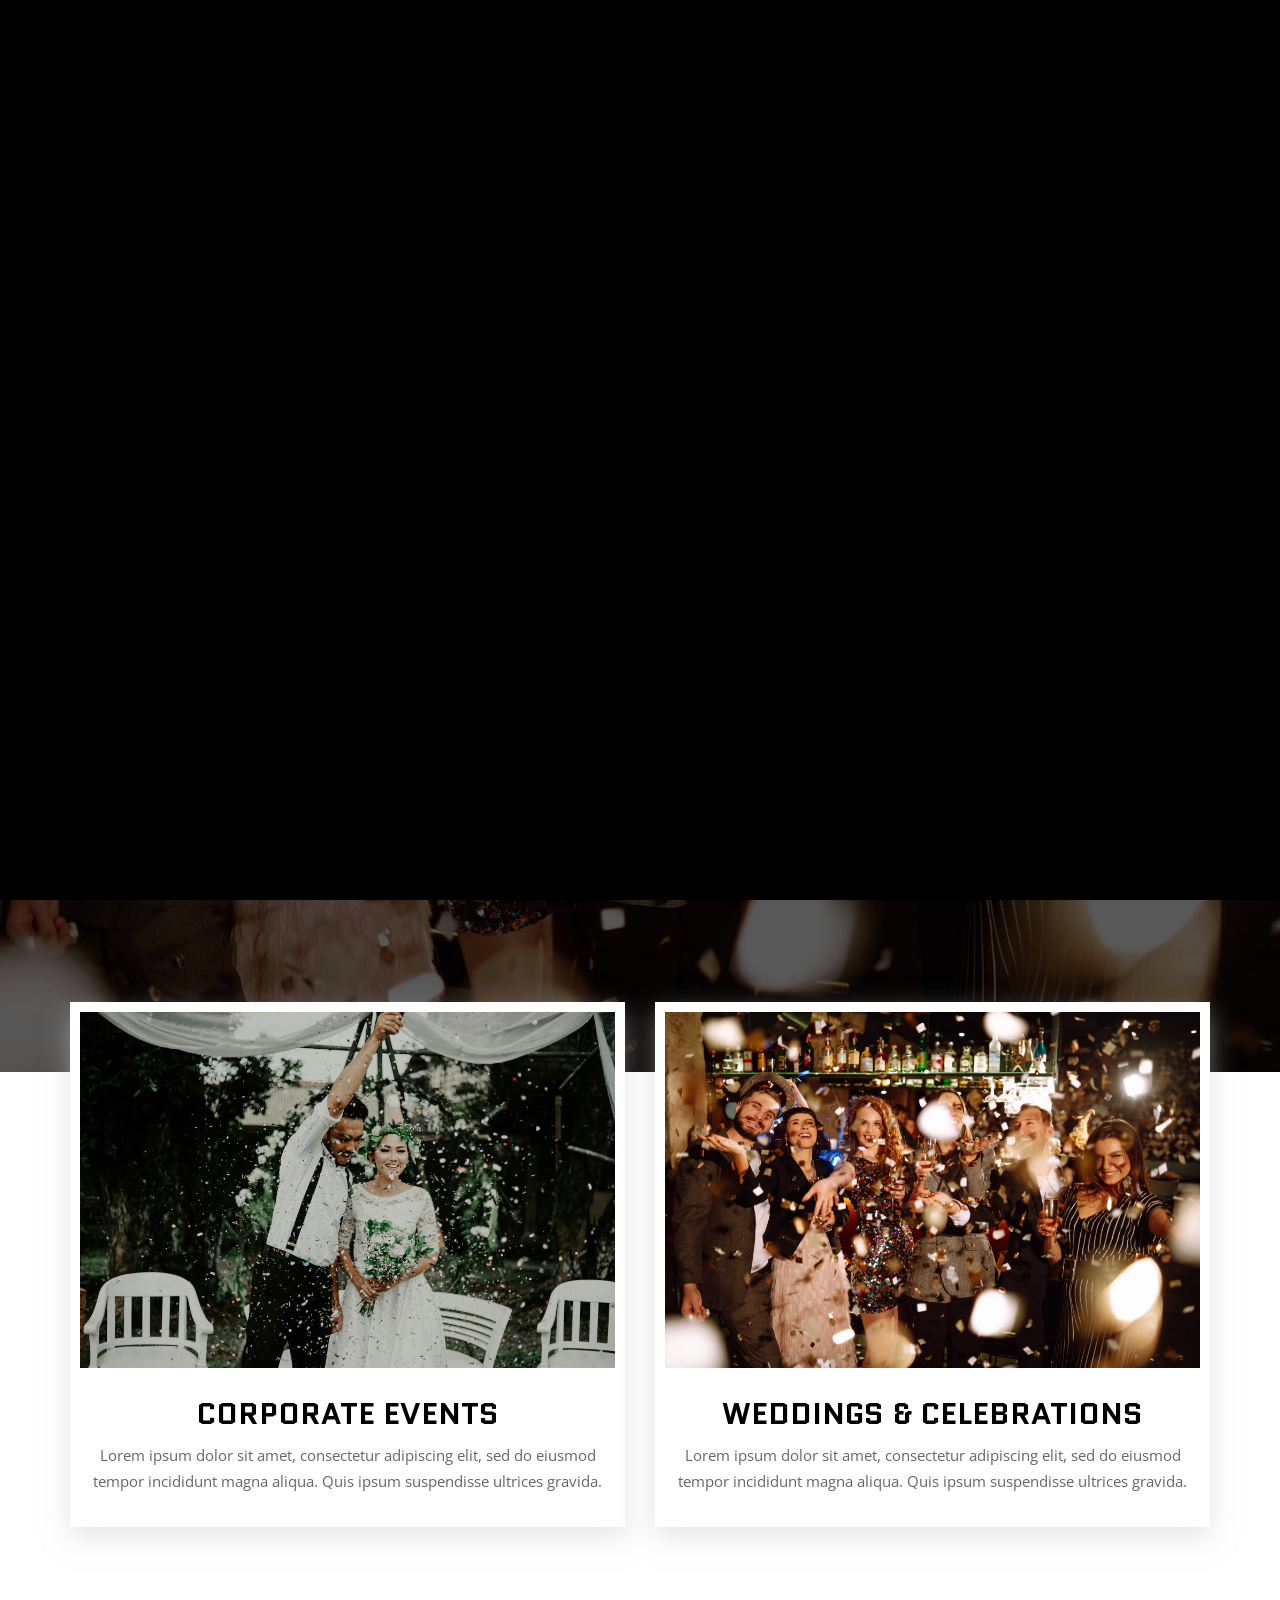
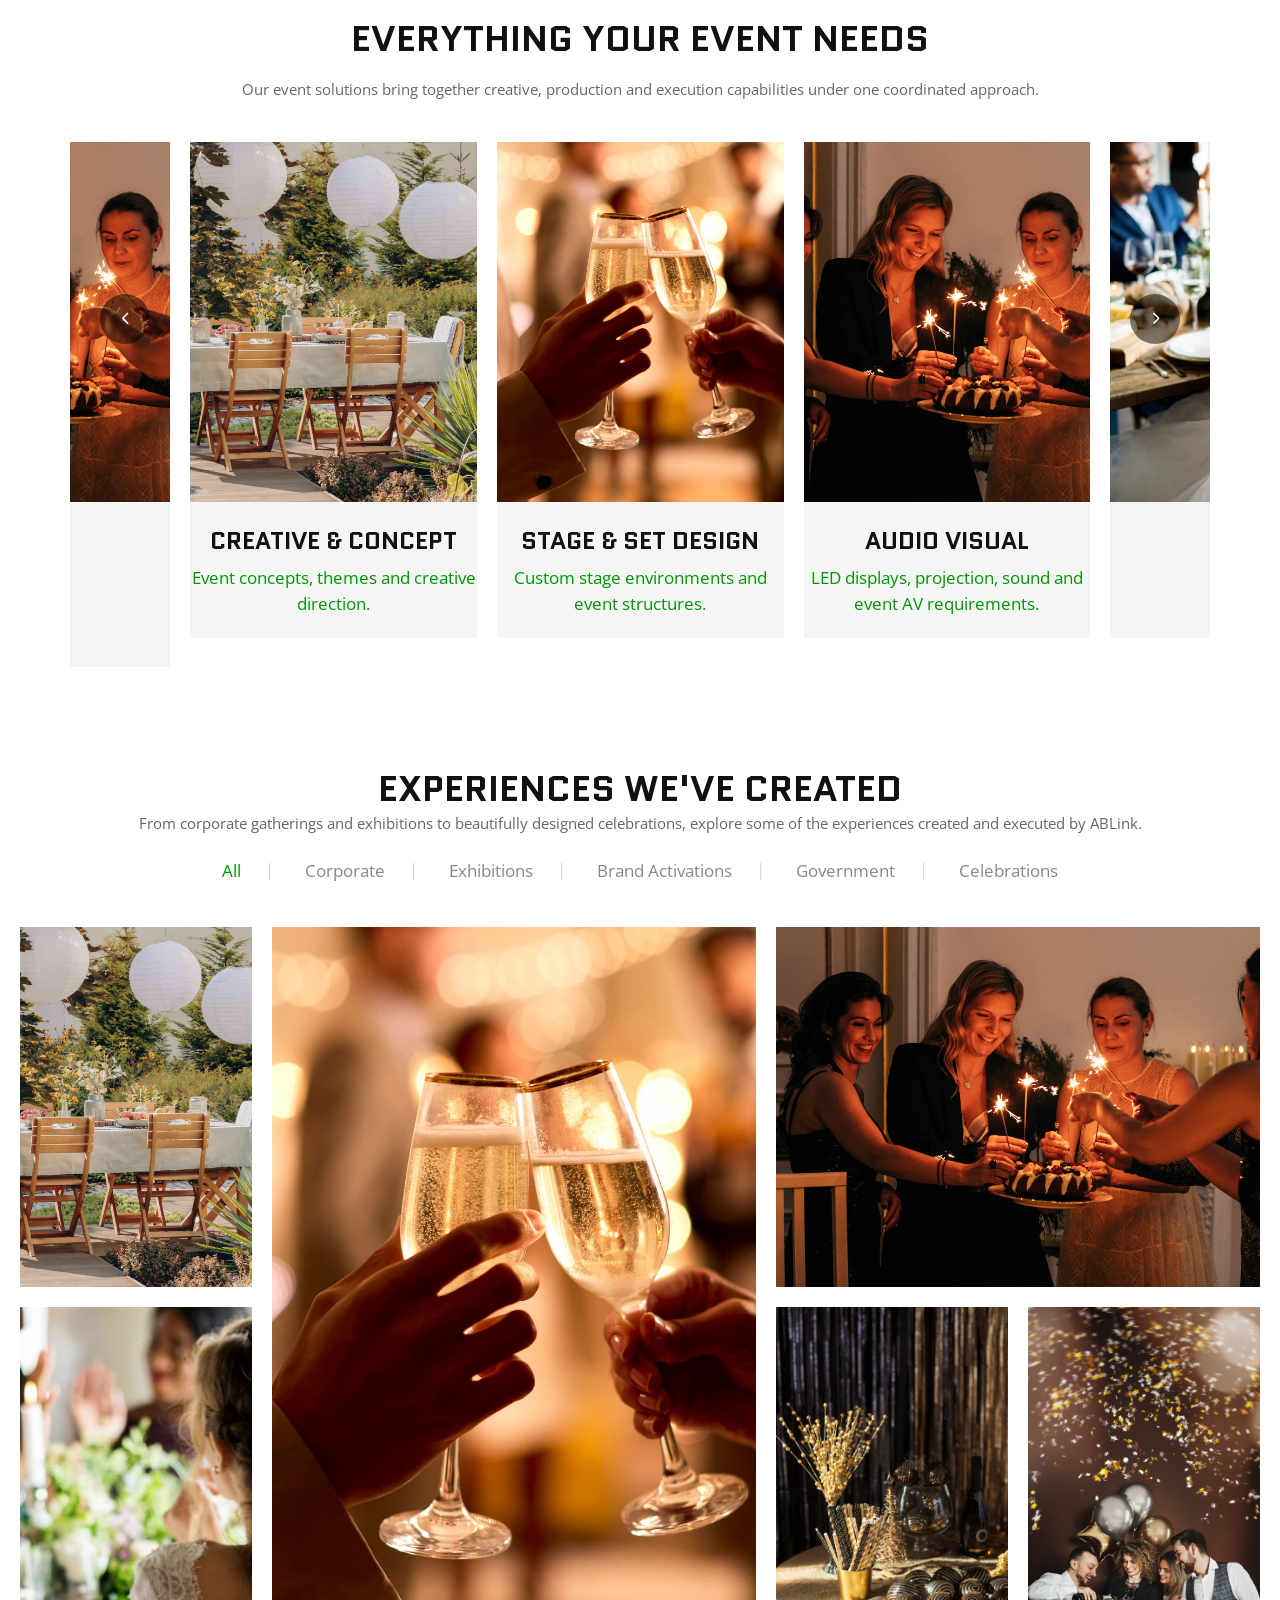
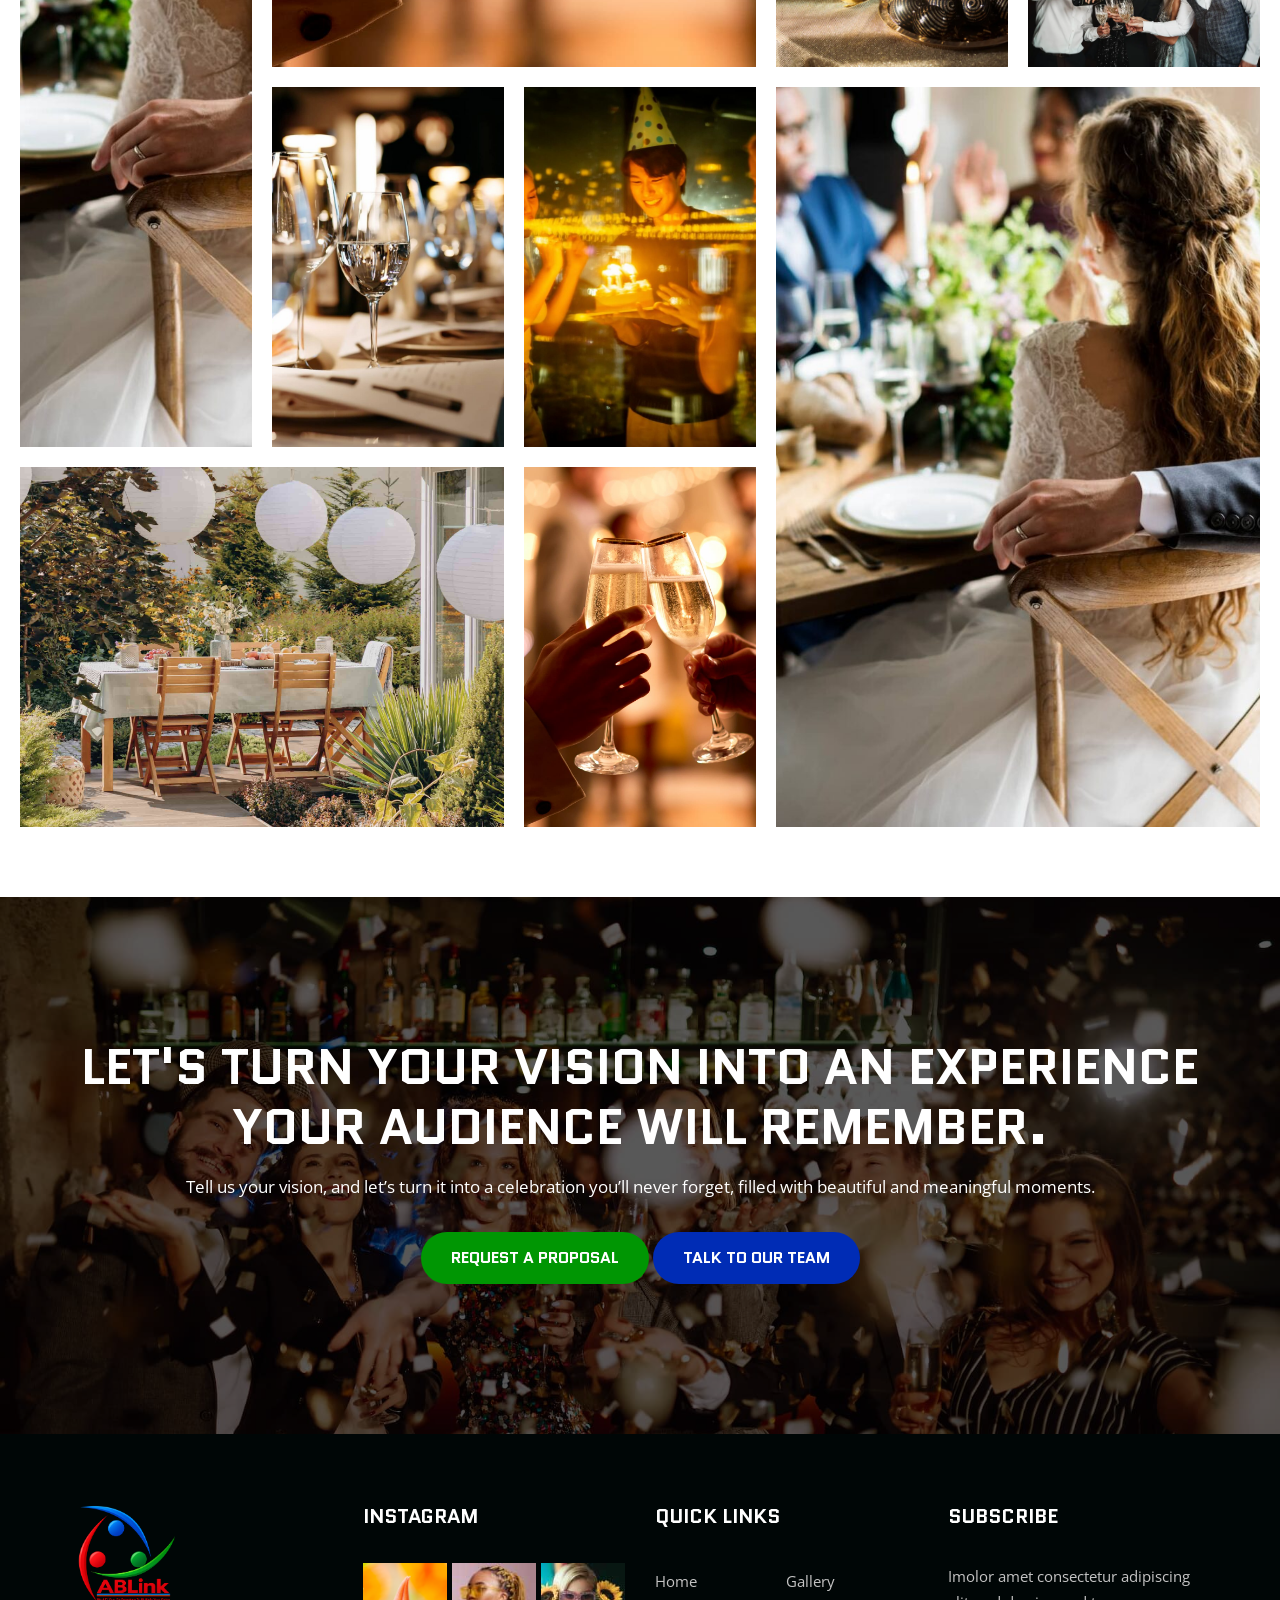
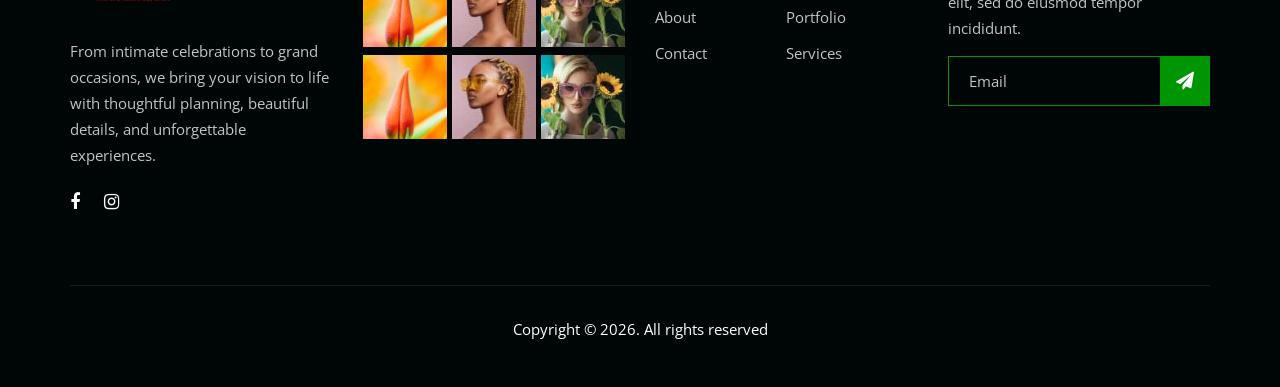
<file: index.html>
<!DOCTYPE html>
<html lang="zxx">

<meta http-equiv="content-type" content="text/html;charset=utf-8" />

<head>
    <meta charset="UTF-8">
    <meta name="viewport" content="width=device-width, initial-scale=1.0">
    <title>Home Page</title>
    <meta name="description" content="">
    <meta name="keywords" content="">
    <meta http-equiv="X-UA-Compatible" content="ie=edge">

    <!-- Google Font -->
    <link href="https://fonts.googleapis.com/css?family=Quantico:400,700&amp;display=swap" rel="stylesheet">
    <link href="https://fonts.googleapis.com/css?family=Open+Sans:400,600,700&amp;display=swap" rel="stylesheet">

    <!-- Css Styles -->
    <link rel="stylesheet" href="css/bootstrap.min.css" type="text/css">
    <link rel="stylesheet" href="css/font-awesome.min.css" type="text/css">
    <link rel="stylesheet" href="css/elegant-icons.css" type="text/css">
    <link rel="stylesheet" href="css/owl.carousel.min.css" type="text/css">
    <link rel="stylesheet" href="css/magnific-popup.css" type="text/css">
    <link rel="stylesheet" href="css/slicknav.min.css" type="text/css">
    <link rel="stylesheet" href="css/style.css" type="text/css">

    <script src="https://ajax.googleapis.com/ajax/libs/jquery/3.5.0/jquery.min.js"></script>
    <script>$(function () { $("#header").load("header.html"); $("#footer").load("footer.html"); });</script>
</head>

<body>
    <!-- Page Preloder -->
    <div id="preloder">
        <div class="loader"></div>
    </div>

    <div id="header"></div>

    <!-- Hero Section Begin -->
    <section class="hero-section">
        <div class="hs-slider owl-carousel">
            <div class="hs-item set-bg" data-setbg="img/banner-1.jpg">
                <div class="container">
                    <div class="row">
                        <div class="col-lg-12">
                            <div class="hs-text">
                                <h2>Creating Experiences That Matter</h2>
                                <p>From corporate events and exhibitions to weddings and celebrations, <br />ABLink
                                    brings together creative thinking, meticulous planning and professional execution to
                                    create memorable experiences.</p>
                                <a href="/contact.html" class="primary-btn">Request a proposal</a>
                            </div>
                        </div>
                    </div>
                </div>
            </div>
            <div class="hs-item set-bg" data-setbg="img/banner-2.jpg">
                <div class="container">
                    <div class="row">
                        <div class="col-lg-12">
                            <div class="hs-text">
                                <h2>Creating Experiences That Matter</h2>
                                <p>From corporate events and exhibitions to weddings and celebrations, <br />ABLink
                                    brings together creative thinking, meticulous planning and professional execution to
                                    create memorable experiences.</p>
                                <a href="/contact.html" class="primary-btn">Contact us</a>
                            </div>
                        </div>
                    </div>
                </div>
            </div>
        </div>
    </section>
    <!-- Hero Section End -->

    <!-- Services Section Begin -->
    <section class="services-section spad">
        <div class="container">
            <div class="row">
                <div class="col-lg-6 col-md-6 col-sm-6">
                    <div class="services-item">
                        <img src="./img/banner-2.jpg" alt="">
                        <h3><a href="#" style="color: black;">Corporate Events</a></h3>
                        <p>Lorem ipsum dolor sit amet, consectetur adipiscing elit, sed do eiusmod tempor incididunt
                            magna aliqua. Quis ipsum suspendisse ultrices gravida.</p>
                    </div>
                </div>
                <div class="col-lg-6 col-md-6 col-sm-6">
                    <div class="services-item">
                        <img src="./img/banner-1.jpg" alt="">
                        <h3><a href="#" style="color: black;">Weddings & Celebrations</a></h3>
                        <p>Lorem ipsum dolor sit amet, consectetur adipiscing elit, sed do eiusmod tempor incididunt
                            magna aliqua. Quis ipsum suspendisse ultrices gravida.</p>
                    </div>
                </div>
            </div>
        </div>
    </section>
    <!-- Services Section End -->

    <!-- Categories Section Begin -->
    <section class="categories-section">
        <div class="container">
            <div class="row">
                <div class="col-lg-12 col-md-12 text-center">
                    <div class="section-title">
                        <h2>Everything Your Event Needs</h2>
                        <p>Our event solutions bring together creative, production and execution capabilities under one
                            coordinated approach.</p>
                    </div>
                </div>
            </div>
            <div class="categories-slider owl-carousel">
                <div class="cs-item">
                    <div class="cs-pic set-bg" data-setbg="./img/port-1.jpg"></div>
                    <div class="cs-text">
                        <h4>Creative & Concept</h4>
                        <span>Event concepts, themes and creative direction.</span>
                    </div>
                </div>
                <div class="cs-item">
                    <div class="cs-pic set-bg" data-setbg="./img/port-2.jpg"></div>
                    <div class="cs-text">
                        <h4>Stage & Set Design</h4>
                        <span>Custom stage environments and event structures.</span>
                    </div>
                </div>
                <div class="cs-item">
                    <div class="cs-pic set-bg" data-setbg="./img/port-3.jpg"></div>
                    <div class="cs-text">
                        <h4>Audio Visual</h4>
                        <span>LED displays, projection, sound and event AV requirements.</span>
                    </div>
                </div>
                <div class="cs-item">
                    <div class="cs-pic set-bg" data-setbg="./img/port-4.jpg"></div>
                    <div class="cs-text">
                        <h4>Lighting</h4>
                        <span>Architectural, stage and event lighting solutions.</span>
                    </div>
                </div>
                <div class="cs-item">
                    <div class="cs-pic set-bg" data-setbg="./img/port-5.jpg"></div>
                    <div class="cs-text">
                        <h4>Branding & Fabrication</h4>
                        <span>Backdrops, signage, structures, displays and customized branding.</span>
                    </div>
                </div>
                <div class="cs-item">
                    <div class="cs-pic set-bg" data-setbg="./img/port-6.jpg"></div>
                    <div class="cs-text">
                        <h4>Décor</h4>
                        <span>Theme-based décor, floral elements, furniture and event environments.</span>
                    </div>
                </div>
                <div class="cs-item">
                    <div class="cs-pic set-bg" data-setbg="./img/port-1.jpg"></div>
                    <div class="cs-text">
                        <h4>Logistics & Coordination</h4>
                        <span>On-ground coordination, movement, setup and operational support.</span>
                    </div>
                </div>
                <div class="cs-item">
                    <div class="cs-pic set-bg" data-setbg="./img/port-2.jpg"></div>
                    <div class="cs-text">
                        <h4>Entertainment</h4>
                        <span>Anchors, artists, performers and entertainment experiences.</span>
                    </div>
                </div>
                <div class="cs-item">
                    <div class="cs-pic set-bg" data-setbg="./img/port-3.jpg"></div>
                    <div class="cs-text">
                        <h4>Photography & Videography</h4>
                        <span>Professional event documentation and visual coverage.</span>
                    </div>
                </div>
            </div>
        </div>
    </section>
    <!-- Categories Section End -->

    <!-- Portfolio Section Begin -->
    <section class="portfolio-section spad">
        <div class="container">
            <div class="row">
                <div class="col-lg-12">
                    <div class="section-title">
                        <h2>Experiences We've Created</h2>
                        <p>From corporate gatherings and exhibitions to beautifully designed celebrations, explore some
                            of the experiences created and executed by ABLink.</p>
                    </div>
                    <div class="filter-controls">
                        <ul>
                            <li class="active" data-filter="*">All</li>
                            <li data-filter=".corporate">Corporate</li>
                            <li data-filter=".exhibitions">Exhibitions</li>
                            <li data-filter=".brand_activations">Brand Activations</li>
                            <li data-filter=".government">Government</li>
                            <li data-filter=".celebrations">Celebrations</li>
                        </ul>
                    </div>
                </div>
            </div>
        </div>

        <div class="container-fluid">
            <div class="row">
                <div class="col-lg-12 p-0">
                    <div class="portfolio-filter">
                        <div class="pf-item set-bg corporate" data-setbg="./img/port-1.jpg">
                            <a href="./img/port-1.jpg" class="pf-icon image-popup"><span class="icon_plus"></span></a>
                            <div class="pf-text">
                                <h4>COLORS SPEAK</h4>
                                <span>Fashion</span>
                            </div>
                        </div>
                        <div class="pf-item large-width large-height set-bg exhibitions" data-setbg="./img/port-2.jpg">
                            <a href="./img/port-2.jpg" class="pf-icon image-popup"><span class="icon_plus"></span></a>
                            <div class="pf-text">
                                <h4>COLORS SPEAK</h4>
                                <span>Fashion</span>
                            </div>
                        </div>
                        <div class="pf-item large-width set-bg brand_activations" data-setbg="./img/port-3.jpg">
                            <a href="./img/port-3.jpg" class="pf-icon image-popup"><span class="icon_plus"></span></a>
                            <div class="pf-text">
                                <h4>COLORS SPEAK</h4>
                                <span>Fashion</span>
                            </div>
                        </div>
                        <div class="pf-item large-height set-bg government" data-setbg="./img/port-4.jpg">
                            <a href="./img/port-4.jpg" class="pf-icon image-popup"><span class="icon_plus"></span></a>
                            <div class="pf-text">
                                <h4>COLORS SPEAK</h4>
                                <span>Fashion</span>
                            </div>
                        </div>
                        <div class="pf-item set-bg exhibitions" data-setbg="./img/port-5.jpg">
                            <a href="./img/port-5.jpg" class="pf-icon image-popup"><span class="icon_plus"></span></a>
                            <div class="pf-text">
                                <h4>COLORS SPEAK</h4>
                                <span>Fashion</span>
                            </div>
                        </div>
                        <div class="pf-item set-bg brand_activations" data-setbg="./img/port-6.jpg">
                            <a href="./img/port-6.jpg" class="pf-icon image-popup"><span class="icon_plus"></span></a>
                            <div class="pf-text">
                                <h4>COLORS SPEAK</h4>
                                <span>Fashion</span>
                            </div>
                        </div>
                        <div class="pf-item set-bg celebrations" data-setbg="./img/port-7.webp">
                            <a href="./img/port-7.webp" class="pf-icon image-popup"><span class="icon_plus"></span></a>
                            <div class="pf-text">
                                <h4>COLORS SPEAK</h4>
                                <span>Fashion</span>
                            </div>
                        </div>
                        <div class="pf-item set-bg corporate" data-setbg="./img/port-8.webp">
                            <a href="./img/port-8.webp" class="pf-icon image-popup"><span class="icon_plus"></span></a>
                            <div class="pf-text">
                                <h4>COLORS SPEAK</h4>
                                <span>Fashion</span>
                            </div>
                        </div>
                        <div class="pf-item large-width set-bg celebrations" data-setbg="./img/port-1.jpg">
                            <a href="./img/port-1.jpg" class="pf-icon image-popup"><span class="icon_plus"></span></a>
                            <div class="pf-text">
                                <h4>COLORS SPEAK</h4>
                                <span>Fashion</span>
                            </div>
                        </div>
                        <div class="pf-item set-bg corporate" data-setbg="./img/port-2.jpg">
                            <a href="./img/port-2.jpg" class="pf-icon image-popup"><span class="icon_plus"></span></a>
                            <div class="pf-text">
                                <h4>COLORS SPEAK</h4>
                                <span>Fashion</span>
                            </div>
                        </div>
                        <div class="pf-item large-width large-height set-bg government" data-setbg="./img/port-4.jpg">
                            <a href="./img/port-4.jpg" class="pf-icon image-popup"><span class="icon_plus"></span></a>
                            <div class="pf-text">
                                <h4>COLORS SPEAK</h4>
                                <span>Fashion</span>
                            </div>
                        </div>
                    </div>
                </div>
            </div>
        </div>
    </section>
    <!-- Portfolio Section End -->

    <!-- Cta Section Begin -->
    <section class="cta-section spad set-bg" data-setbg="./img/banner-1.jpg">
        <div class="container">
            <div class="row">
                <div class="col-lg-12">
                    <div class="cta-text">
                        <h2>Let's turn your vision into an experience your audience will remember.</h2>
                        <p>Tell us your vision, and let’s turn it into a celebration you’ll never forget, filled with beautiful and meaningful
                        moments.</p>
                        <a href="#" class="primary-btn">Request a Proposal</a>
                        <a href="#" class="secondary-btn">Talk to Our Team</a>
                    </div>
                </div>
            </div>
        </div>
    </section>
    <!-- Cta Section End -->

    <!-- Footer -->
    <div id="footer"></div>

</body>

</html>
</file>
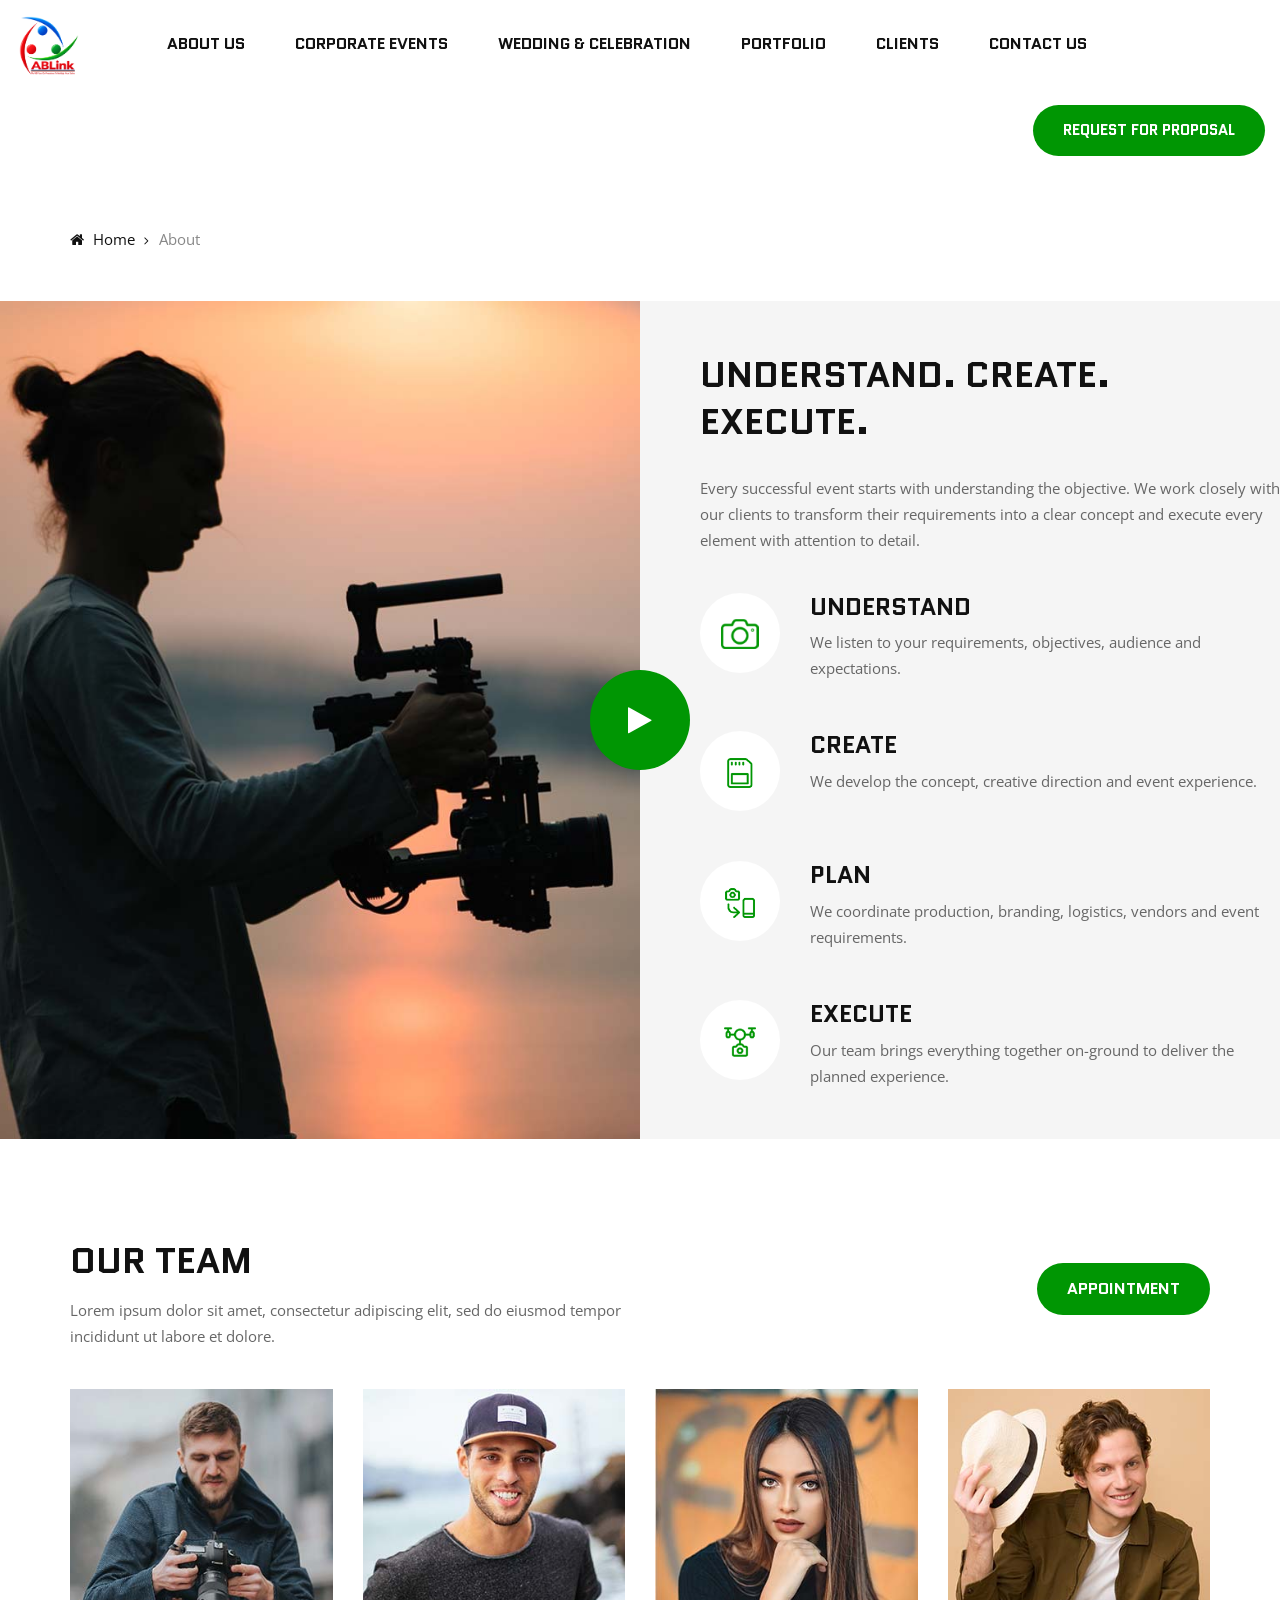
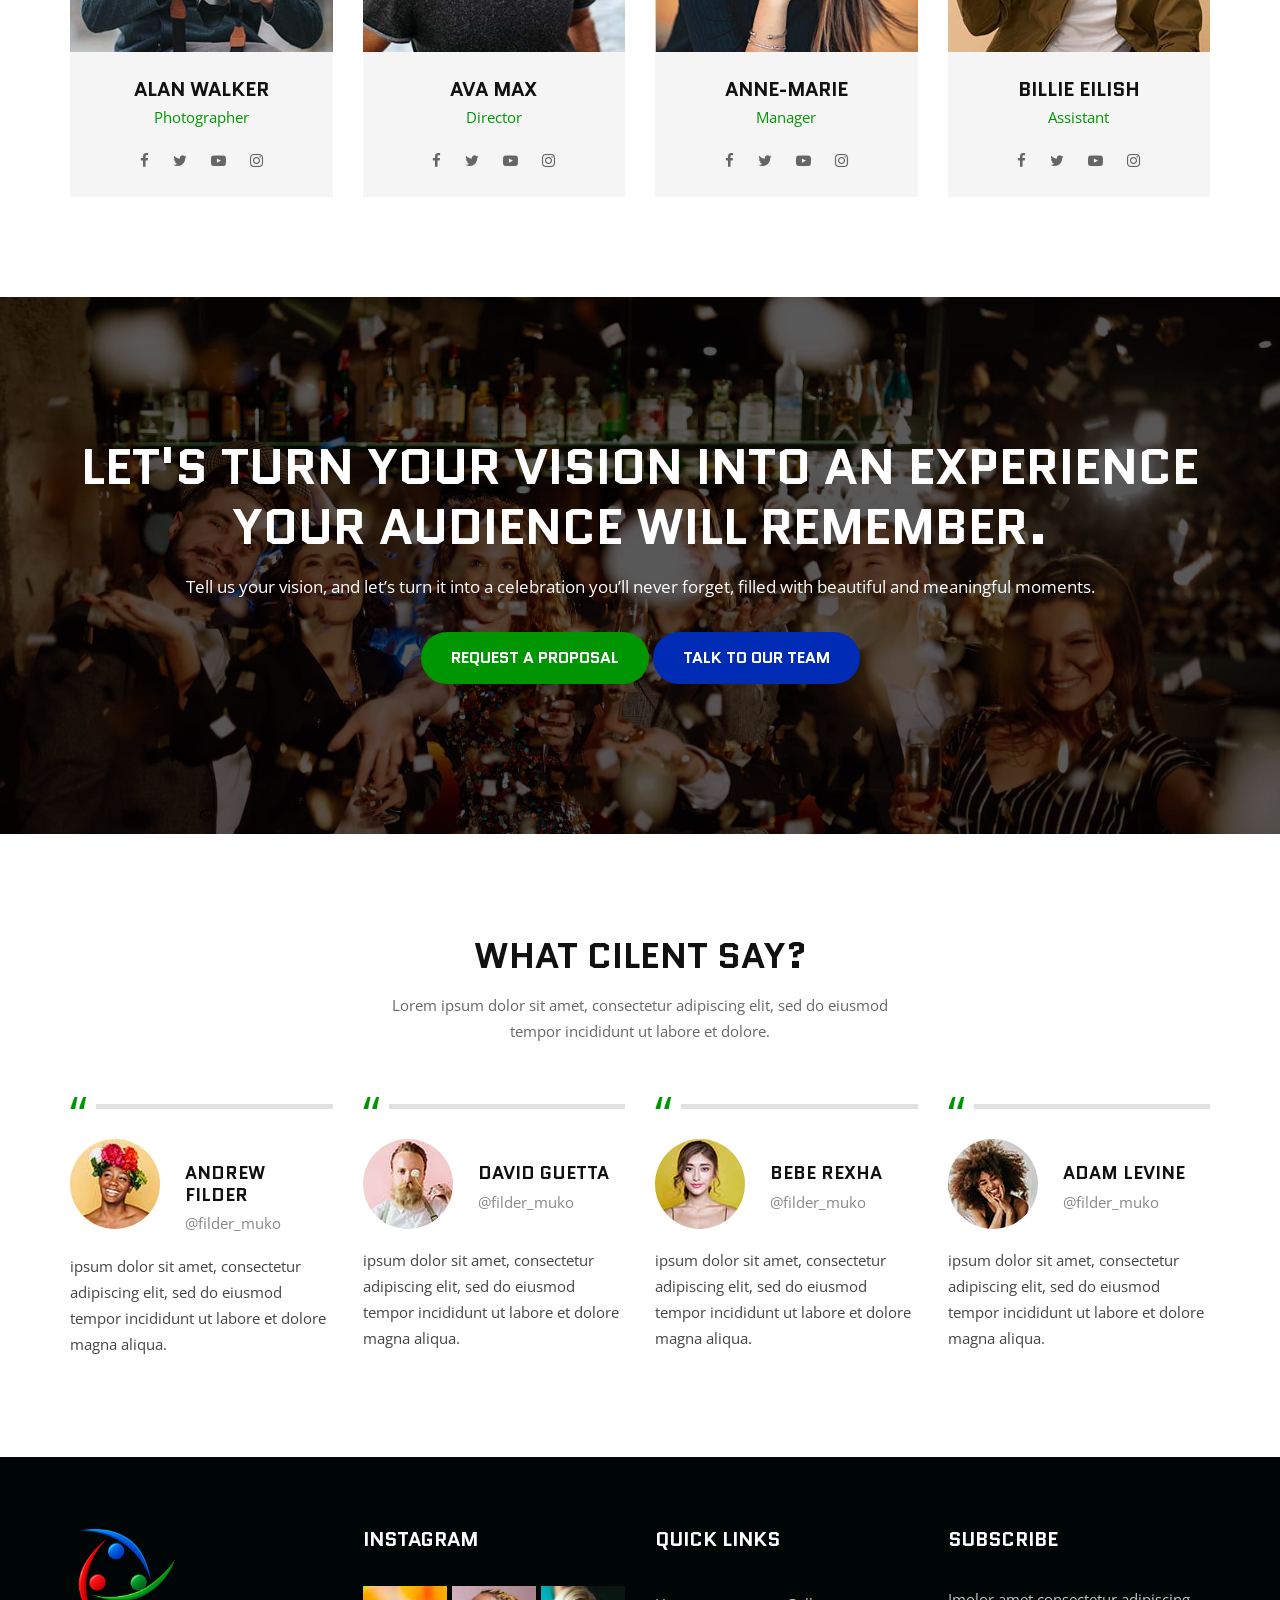
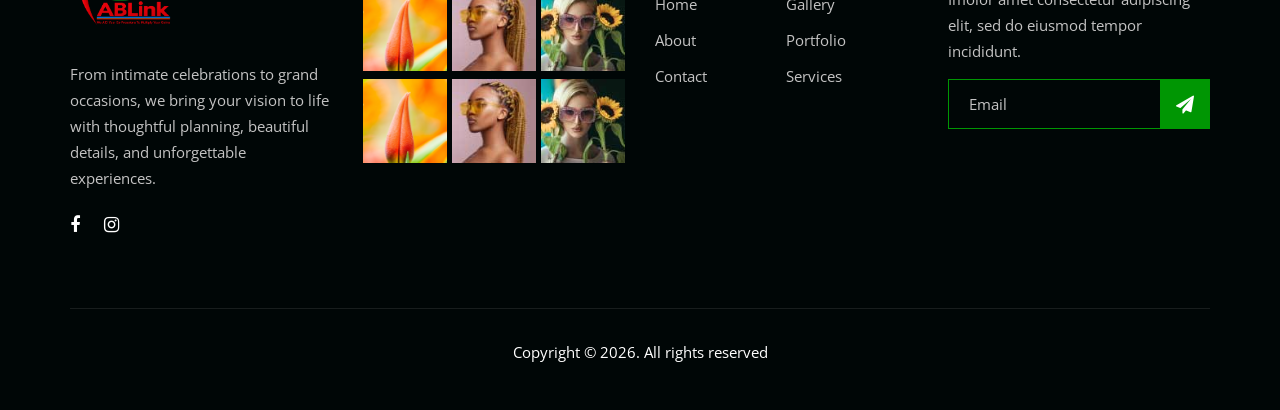
<file: about.html>
<!DOCTYPE html>
<html lang="zxx">

<meta http-equiv="content-type" content="text/html;charset=utf-8" />

<head>
    <meta charset="UTF-8">
    <meta name="viewport" content="width=device-width, initial-scale=1.0">
    <title>About Us</title>
    <meta name="description" content="">
    <meta name="keywords" content="">
    <meta http-equiv="X-UA-Compatible" content="ie=edge">

    <!-- Google Font -->
    <link href="https://fonts.googleapis.com/css?family=Quantico:400,700&amp;display=swap" rel="stylesheet">
    <link href="https://fonts.googleapis.com/css?family=Open+Sans:400,600,700&amp;display=swap" rel="stylesheet">

    <!-- Css Styles -->
    <link rel="stylesheet" href="css/bootstrap.min.css" type="text/css">
    <link rel="stylesheet" href="css/font-awesome.min.css" type="text/css">
    <link rel="stylesheet" href="css/elegant-icons.css" type="text/css">
    <link rel="stylesheet" href="css/owl.carousel.min.css" type="text/css">
    <link rel="stylesheet" href="css/magnific-popup.css" type="text/css">
    <link rel="stylesheet" href="css/slicknav.min.css" type="text/css">
    <link rel="stylesheet" href="css/style.css" type="text/css">

    <script src="https://ajax.googleapis.com/ajax/libs/jquery/3.5.0/jquery.min.js"></script>
    <script>$(function () { $("#header").load("header.html"); $("#footer").load("footer.html"); });</script>
</head>

<body>
    <!-- Page Preloder -->
    <div id="preloder">
        <div class="loader"></div>
    </div>

    <div id="header"></div>

    <!-- Breadcrumb Begin -->
    <div class="breadcrumb-option spad">
        <div class="container">
            <div class="row">
                <div class="col-lg-12">
                    <div class="bo-links">
                        <a href="/">
                            <i class="fa fa-home"></i>
                            Home</a>
                        <span>About</span>
                    </div>
                </div>
            </div>
        </div>
    </div>
    <!-- Breadcrumb End -->

    <!-- About Section Begin -->
    <section class="about-section">
        <div class="container-fluid">
            <div class="row">
                <div class="col-lg-6 p-0">
                    <div class="about-pic set-bg" data-setbg="img/about/about-pic.jpg">
                        <a href="https://www.youtube.com/watch?v=hxADTEJalRw&amp;list=WL&amp;index=49&amp;t=0s"
                            class="play-btn video-popup"><i class="fa fa-play"></i></a>
                    </div>
                </div>
                <div class="col-lg-6 p-0">
                    <div class="about-text">
                        <div class="section-title">
                            <h2>Understand. Create. Execute.</h2>
                            <p>Every successful event starts with understanding the objective. We work closely with our clients to transform their
                            requirements into a clear concept and execute every element with attention to detail.
                            </p>
                        </div>
                        <div class="at-list">
                            <div class="al-item">
                                <div class="al-pic">
                                    <img src="img/about/list-1.png" height="30px" alt="Understand">
                                </div>
                                <div class="al-text">
                                    <h5>Understand</h5>
                                    <p>We listen to your requirements, objectives, audience and expectations.</p>
                                </div>
                            </div>
                            <div class="al-item">
                                <div class="al-pic">
                                    <img src="img/about/list-2.png" height="30px" alt="Create">
                                </div>
                                <div class="al-text">
                                    <h5>Create</h5>
                                    <p>We develop the concept, creative direction and event experience.</p>
                                </div>
                            </div>
                            <div class="al-item">
                                <div class="al-pic">
                                    <img src="img/about/list-3.png" height="30px" alt="Plan">
                                </div>
                                <div class="al-text">
                                    <h5>Plan</h5>
                                    <p>We coordinate production, branding, logistics, vendors and event requirements.</p>
                                </div>
                            </div>
                            <div class="al-item">
                                <div class="al-pic">
                                    <img src="img/about/list-4.png" height="30px" alt="Execute">
                                </div>
                                <div class="al-text">
                                    <h5>Execute</h5>
                                    <p>Our team brings everything together on-ground to deliver the planned experience.</p>
                                </div>
                            </div>
                        </div>
                    </div>
                </div>
            </div>
        </div>
    </section>
    <!-- About Section End -->

    <!-- Team Section Begin -->
    <section class="team-section spad">
        <div class="container">
            <div class="row">
                <div class="col-lg-6 col-md-6">
                    <div class="section-title">
                        <h2>Our team</h2>
                        <p>Lorem ipsum dolor sit amet, consectetur adipiscing elit, sed do eiusmod tempor incididunt ut
                            labore et dolore.</p>
                    </div>
                </div>
                <div class="col-lg-6 col-md-6">
                    <div class="right-btn">
                        <a href="#" class="primary-btn">Appointment</a>
                    </div>
                </div>
            </div>
            <div class="row">
                <div class="col-lg-3 col-md-6 col-sm-6">
                    <div class="team-item">
                        <img src="img/team/team-1.jpg" alt="">
                        <div class="ti-text">
                            <h5>Alan walker</h5>
                            <span>Photographer</span>
                            <div class="ti-social">
                                <a href="#"><i class="fa fa-facebook"></i></a>
                                <a href="#"><i class="fa fa-twitter"></i></a>
                                <a href="#"><i class="fa fa-youtube-play"></i></a>
                                <a href="#"><i class="fa fa-instagram"></i></a>
                            </div>
                        </div>
                    </div>
                </div>
                <div class="col-lg-3 col-md-6 col-sm-6">
                    <div class="team-item">
                        <img src="img/team/team-2.jpg" alt="">
                        <div class="ti-text">
                            <h5>Ava Max</h5>
                            <span>Director</span>
                            <div class="ti-social">
                                <a href="#"><i class="fa fa-facebook"></i></a>
                                <a href="#"><i class="fa fa-twitter"></i></a>
                                <a href="#"><i class="fa fa-youtube-play"></i></a>
                                <a href="#"><i class="fa fa-instagram"></i></a>
                            </div>
                        </div>
                    </div>
                </div>
                <div class="col-lg-3 col-md-6 col-sm-6">
                    <div class="team-item">
                        <img src="img/team/team-3.jpg" alt="">
                        <div class="ti-text">
                            <h5>Anne-Marie</h5>
                            <span>Manager</span>
                            <div class="ti-social">
                                <a href="#"><i class="fa fa-facebook"></i></a>
                                <a href="#"><i class="fa fa-twitter"></i></a>
                                <a href="#"><i class="fa fa-youtube-play"></i></a>
                                <a href="#"><i class="fa fa-instagram"></i></a>
                            </div>
                        </div>
                    </div>
                </div>
                <div class="col-lg-3 col-md-6 col-sm-6">
                    <div class="team-item">
                        <img src="img/team/team-4.jpg" alt="">
                        <div class="ti-text">
                            <h5>Billie Eilish</h5>
                            <span>Assistant</span>
                            <div class="ti-social">
                                <a href="#"><i class="fa fa-facebook"></i></a>
                                <a href="#"><i class="fa fa-twitter"></i></a>
                                <a href="#"><i class="fa fa-youtube-play"></i></a>
                                <a href="#"><i class="fa fa-instagram"></i></a>
                            </div>
                        </div>
                    </div>
                </div>
            </div>
        </div>
    </section>
    <!-- Team Section End -->

    <!-- Cta Section Begin -->
    <section class="cta-section spad set-bg" data-setbg="./img/banner-1.jpg">
        <div class="container">
            <div class="row">
                <div class="col-lg-12">
                    <div class="cta-text">
                        <h2>Let's turn your vision into an experience your audience will remember.</h2>
                        <p>Tell us your vision, and let’s turn it into a celebration you’ll never forget, filled with
                            beautiful and meaningful
                            moments.</p>
                        <a href="#" class="primary-btn">Request a Proposal</a>
                        <a href="#" class="secondary-btn">Talk to Our Team</a>
                    </div>
                </div>
            </div>
        </div>
    </section>
    <!-- Cta Section End -->

    <!-- Testimoial Section Begin -->
    <section class="testimonial-section spad">
        <div class="container">
            <div class="row">
                <div class="col-lg-12">
                    <div class="section-title">
                        <h2>What cilent say?</h2>
                        <p>Lorem ipsum dolor sit amet, consectetur adipiscing elit, sed do eiusmod<br /> tempor
                            incididunt ut labore et dolore.</p>
                    </div>
                </div>
            </div>
            <div class="row">
                <div class="col-lg-3 col-md-6 col-sm-6">
                    <div class="testimonial-item">
                        <div class="ti-author">
                            <div class="ta-pic">
                                <img src="img/testimonial/ta-1.jpg" alt="">
                            </div>
                            <div class="ta-text">
                                <h5>ANDREW FILDER</h5>
                                <span>@filder_muko</span>
                            </div>
                        </div>
                        <p>ipsum dolor sit amet, consectetur adipiscing elit, sed do eiusmod tempor incididunt ut labore
                            et dolore magna aliqua.</p>
                    </div>
                </div>
                <div class="col-lg-3 col-md-6 col-sm-6">
                    <div class="testimonial-item">
                        <div class="ti-author">
                            <div class="ta-pic">
                                <img src="img/testimonial/ta-2.jpg" alt="">
                            </div>
                            <div class="ta-text">
                                <h5>David Guetta</h5>
                                <span>@filder_muko</span>
                            </div>
                        </div>
                        <p>ipsum dolor sit amet, consectetur adipiscing elit, sed do eiusmod tempor incididunt ut labore
                            et dolore magna aliqua.</p>
                    </div>
                </div>
                <div class="col-lg-3 col-md-6 col-sm-6">
                    <div class="testimonial-item">
                        <div class="ti-author">
                            <div class="ta-pic">
                                <img src="img/testimonial/ta-3.jpg" alt="">
                            </div>
                            <div class="ta-text">
                                <h5>Bebe Rexha</h5>
                                <span>@filder_muko</span>
                            </div>
                        </div>
                        <p>ipsum dolor sit amet, consectetur adipiscing elit, sed do eiusmod tempor incididunt ut labore
                            et dolore magna aliqua.</p>
                    </div>
                </div>
                <div class="col-lg-3 col-md-6 col-sm-6">
                    <div class="testimonial-item">
                        <div class="ti-author">
                            <div class="ta-pic">
                                <img src="img/testimonial/ta-4.jpg" alt="">
                            </div>
                            <div class="ta-text">
                                <h5>Adam Levine</h5>
                                <span>@filder_muko</span>
                            </div>
                        </div>
                        <p>ipsum dolor sit amet, consectetur adipiscing elit, sed do eiusmod tempor incididunt ut labore
                            et dolore magna aliqua.</p>
                    </div>
                </div>
            </div>
        </div>
    </section>
    <!-- Testimonial Section End -->

    <!-- Footer -->
    <div id="footer"></div>

</body>

</html>
</file>
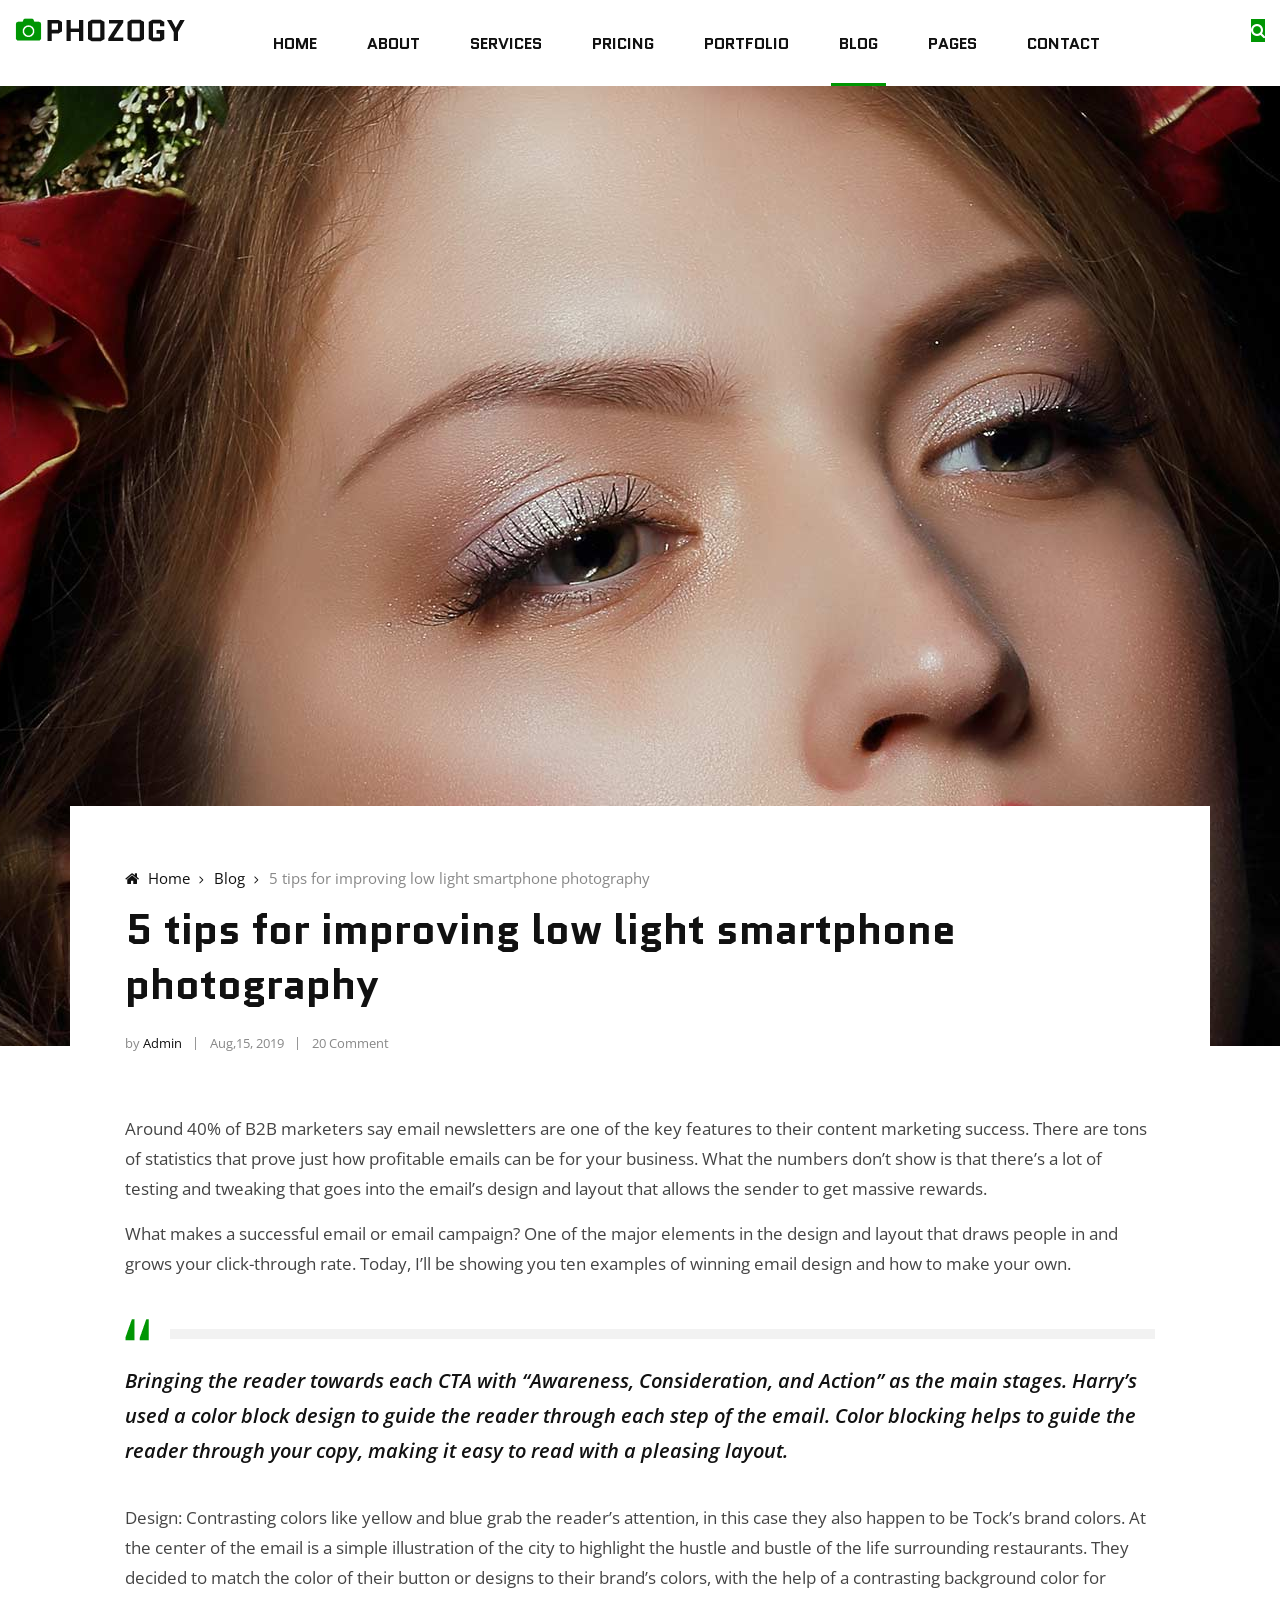
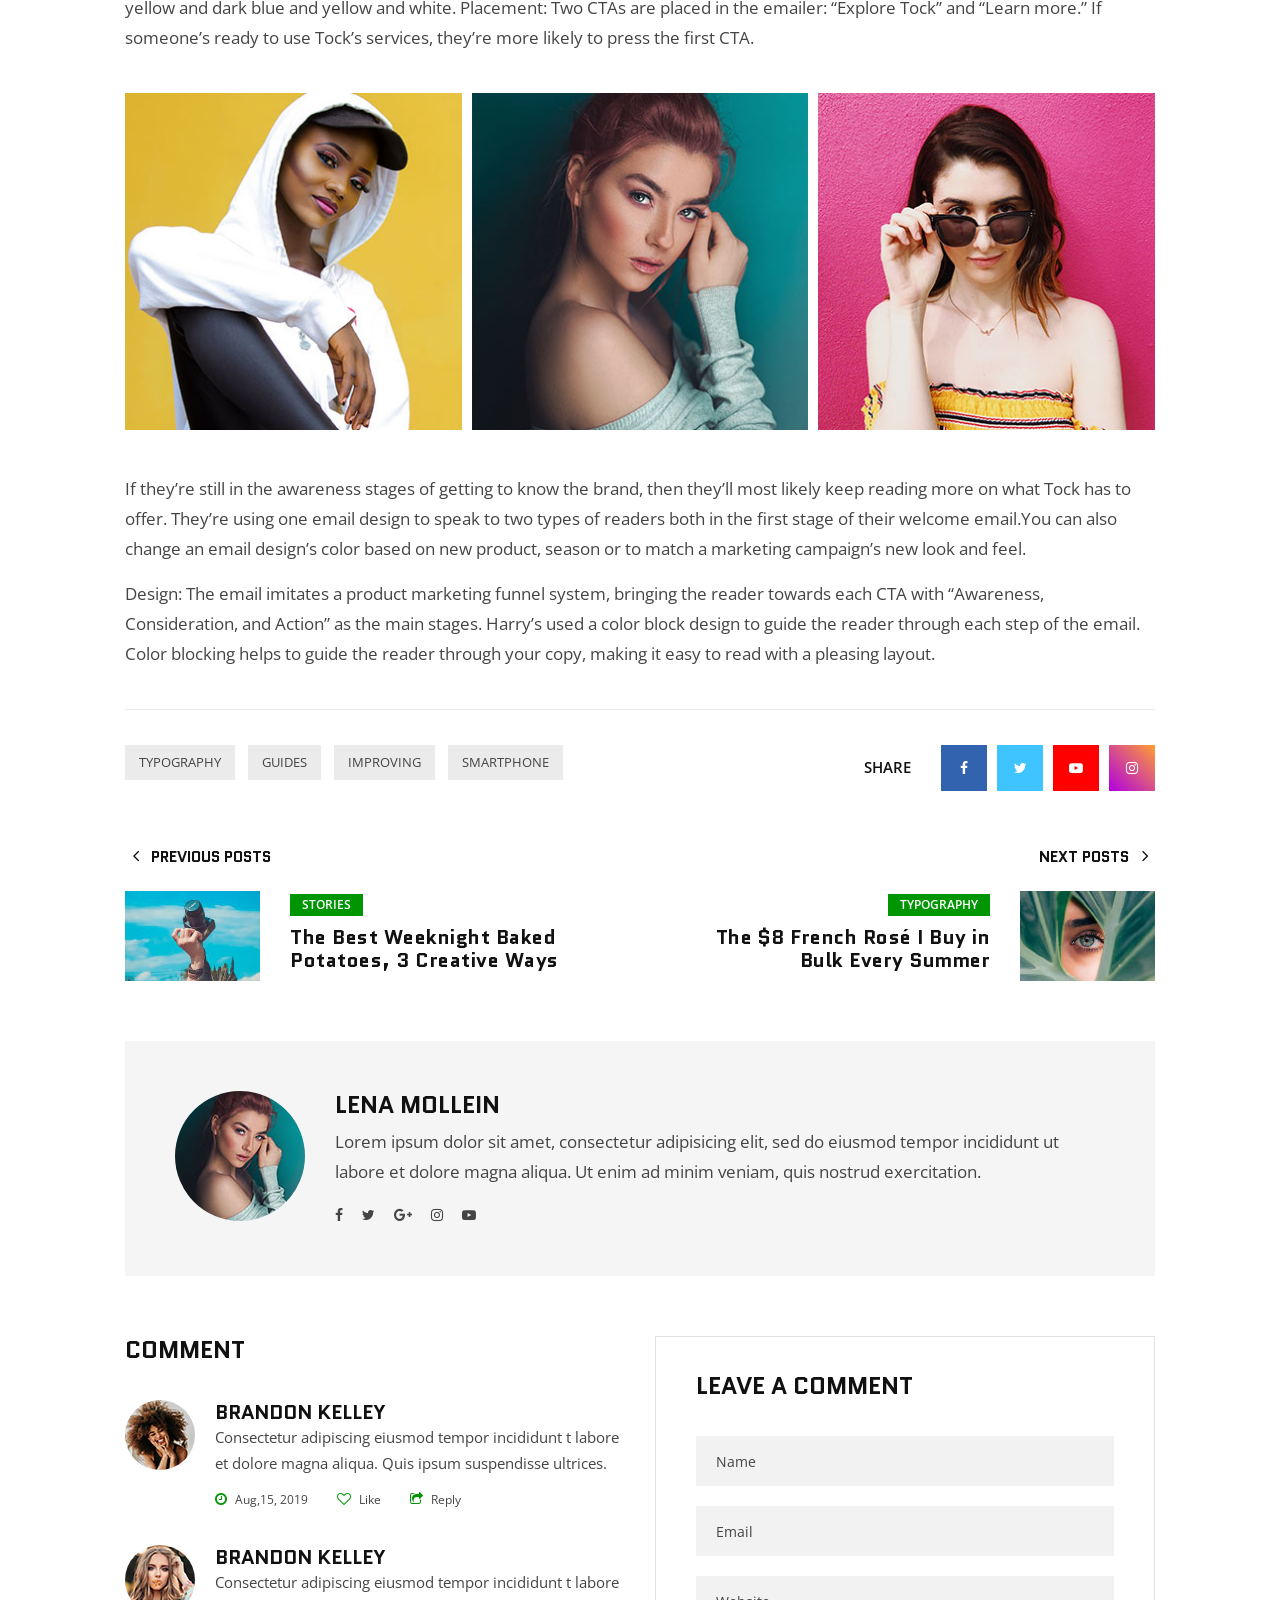
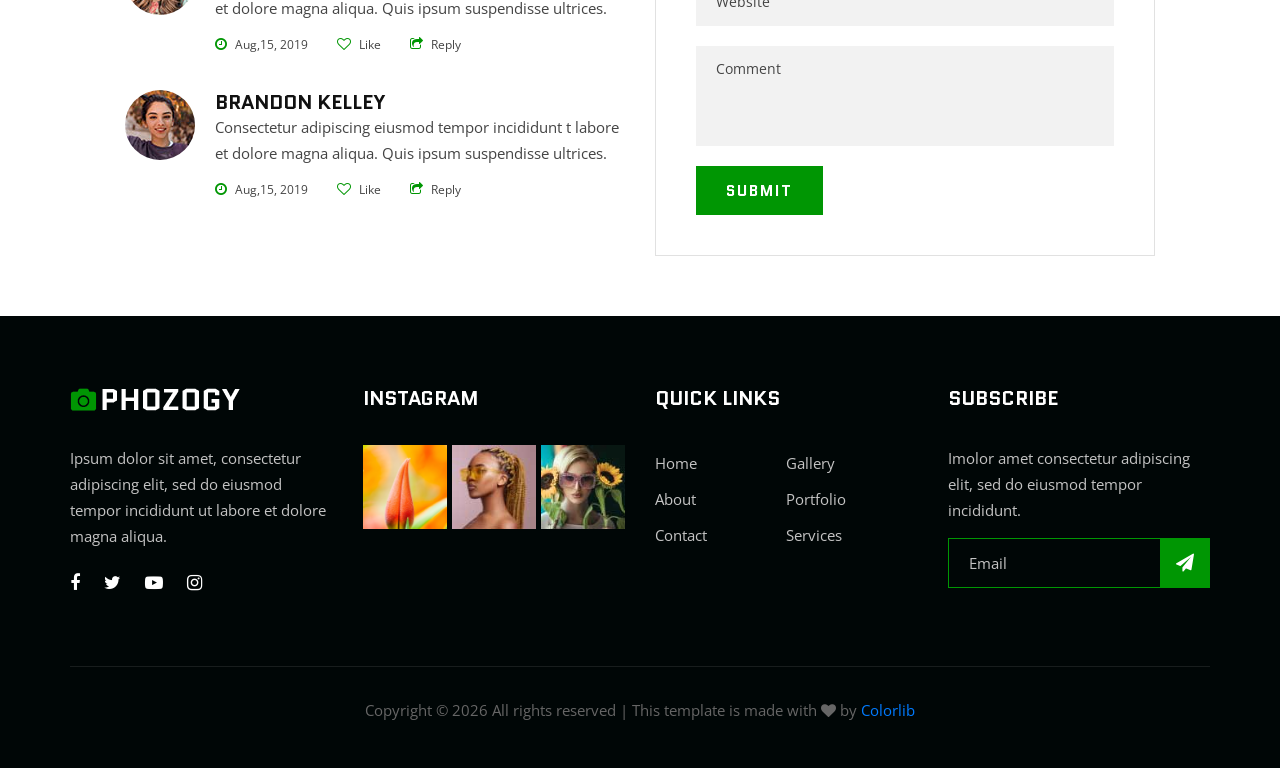
<file: blog-details.html>
<!DOCTYPE html>
<html lang="zxx">


<!-- Mirrored from themewagon.github.io/phozogy/blog-details.html by HTTrack Website Copier/3.x [XR&CO'2014], Mon, 21 Sep 2026 05:48:48 GMT -->
<!-- Added by HTTrack -->
<meta http-equiv="content-type" content="text/html;charset=utf-8" /><!-- /Added by HTTrack -->

<head>
    <meta charset="UTF-8">
    <meta name="description" content="Phozogy Template">
    <meta name="keywords" content="Phozogy, unica, creative, html">
    <meta name="viewport" content="width=device-width, initial-scale=1.0">
    <meta http-equiv="X-UA-Compatible" content="ie=edge">
    <title>Phozogy | Template</title>

    <!-- Google Font -->
    <link href="https://fonts.googleapis.com/css?family=Quantico:400,700&amp;display=swap" rel="stylesheet">
    <link href="https://fonts.googleapis.com/css?family=Open+Sans:400,600,700&amp;display=swap" rel="stylesheet">

    <!-- Css Styles -->
    <link rel="stylesheet" href="css/bootstrap.min.css" type="text/css">
    <link rel="stylesheet" href="css/font-awesome.min.css" type="text/css">
    <link rel="stylesheet" href="css/elegant-icons.css" type="text/css">
    <link rel="stylesheet" href="css/owl.carousel.min.css" type="text/css">
    <link rel="stylesheet" href="css/magnific-popup.css" type="text/css">
    <link rel="stylesheet" href="css/slicknav.min.css" type="text/css">
    <link rel="stylesheet" href="css/style.css" type="text/css">
</head>

<body>
    <!-- Page Preloder -->
    <div id="preloder">
        <div class="loader"></div>
    </div>

    <!-- Header Section Begin -->
    <header class="header-section">
        <div class="container-fluid">
            <div class="row">
                <div class="col-lg-12">
                    <div class="logo">
                        <a href="index.html">
                            <img src="img/logo.png" alt="">
                        </a>
                    </div>
                    <nav class="nav-menu mobile-menu">
                        <ul>
                            <li><a href="index.html">Home</a></li>
                            <li><a href="about.html">About</a></li>
                            <li><a href="services.html">Services</a></li>
                            <li><a href="pricing.html">Pricing</a></li>
                            <li><a href="portfolio.html">Portfolio</a></li>
                            <li class="active"><a href="blog.html">Blog</a></li>
                            <li><a href="#">Pages</a>
                                <ul class="dropdown">
                                    <li><a href="gallery.html">Gallery</a></li>
                                    <li><a href="portfolio-details.html">Portfolio Details</a></li>
                                    <li><a href="blog-details.html">Blog Details</a></li>
                                </ul>
                            </li>
                            <li><a href="contact.html">Contact</a></li>
                        </ul>
                    </nav>
                    <div class="top-search search-switch">
                        <i class="fa fa-search"></i>
                    </div>
                    <div id="mobile-menu-wrap"></div>
                </div>
            </div>
        </div>
    </header>
    <!-- Header End -->

    <!-- Blog Details Section Begin -->
    <div class="blog-hero set-bg" data-setbg="img/blog/details/blog-hero.jpg"></div>
    <section class="blog-details-section spad">
        <div class="container">
            <div class="row">
                <div class="col-lg-12">
                    <div class="blog-details-text">
                        <div class="bd-title">
                            <div class="bt-bread">
                                <a href="index.html"><i class="fa fa-home"></i> Home</a>
                                <a href="index.html">Blog</a>
                                <span>5 tips for improving low light smartphone photography</span>
                            </div>
                            <h2>5 tips for improving low light smartphone photography</h2>
                            <ul>
                                <li>by <span>Admin</span></li>
                                <li>Aug,15, 2019</li>
                                <li>20 Comment</li>
                            </ul>
                        </div>
                        <div class="bd-top-text">
                            <p>Around 40% of B2B marketers say email newsletters are one of the key features to their
                                content marketing success. There are tons of statistics that prove just how profitable
                                emails can be for your business. What the numbers don’t show is that there’s a lot of
                                testing and tweaking that goes into the email’s design and layout that allows the sender
                                to get massive rewards.</p>
                            <p>What makes a successful email or email campaign? One of the major elements in the design
                                and layout that draws people in and grows your click-through rate. Today, I’ll be
                                showing you ten examples of winning email design and how to make your own.</p>
                        </div>
                        <div class="bd-quote">
                            <p>Bringing the reader towards each CTA with “Awareness, Consideration, and Action” as the
                                main stages. Harry’s used a color block design to guide the reader through each step of
                                the email. Color blocking helps to guide the reader through your copy, making it easy to
                                read with a pleasing layout.</p>
                        </div>
                        <div class="bd-desc">
                            <p>Design: Contrasting colors like yellow and blue grab the reader’s attention, in this case
                                they also happen to be Tock’s brand colors. At the center of the email is a simple
                                illustration of the city to highlight the hustle and bustle of the life surrounding
                                restaurants. They decided to match the color of their button or designs to their brand’s
                                colors, with the help of a contrasting background color for yellow and dark blue and
                                yellow and white. Placement: Two CTAs are placed in the emailer: “Explore Tock” and
                                “Learn more.” If someone’s ready to use Tock’s services, they’re more likely to press
                                the first CTA.</p>
                        </div>
                        <div class="bd-pics">
                            <img src="img/blog/details/bd-1.jpg" alt="">
                            <img src="img/blog/details/bd-2.jpg" alt="">
                            <img src="img/blog/details/bd-3.jpg" alt="">
                        </div>
                        <div class="bd-last-desc">
                            <p>If they’re still in the awareness stages of getting to know the brand, then they’ll most
                                likely keep reading more on what Tock has to offer. They’re using one email design to
                                speak to two types of readers both in the first stage of their welcome email.You can
                                also change an email design’s color based on new product, season or to match a marketing
                                campaign’s new look and feel.</p>
                            <p>Design: The email imitates a product marketing funnel system, bringing the reader towards
                                each CTA with “Awareness, Consideration, and Action” as the main stages. Harry’s used a
                                color block design to guide the reader through each step of the email. Color blocking
                                helps to guide the reader through your copy, making it easy to read with a pleasing
                                layout.</p>
                        </div>
                        <div class="bd-tag-share">
                            <div class="tags">
                                <a href="#">Typography</a>
                                <a href="#">Guides</a>
                                <a href="#">Improving</a>
                                <a href="#">Smartphone</a>
                            </div>
                            <div class="share">
                                <span>Share</span>
                                <a href="#" class="facebook"><i class="fa fa-facebook"></i></a>
                                <a href="#" class="twitter"><i class="fa fa-twitter"></i></a>
                                <a href="#" class="youtube"><i class="fa fa-youtube-play"></i></a>
                                <a href="#" class="instagram"><i class="fa fa-instagram"></i></a>
                            </div>
                        </div>
                        <div class="bd-related-post">
                            <div class="row">
                                <div class="col-lg-6">
                                    <a href="#" class="post-item prev-item">
                                        <h6><span class="arrow_carrot-left"></span> Previous posts</h6>
                                        <div class="pi-pic">
                                            <img src="img/blog/details/prev.jpg" alt="">
                                        </div>
                                        <div class="pi-text">
                                            <div class="label">Stories</div>
                                            <h5>The Best Weeknight Baked<br /> Potatoes, 3 Creative Ways</h5>
                                        </div>
                                    </a>
                                </div>
                                <div class="col-lg-6">
                                    <a href="#" class="post-item next-item">
                                        <h6>Next posts <span class="arrow_carrot-right"></span></h6>
                                        <div class="pi-pic">
                                            <img src="img/blog/details/next.jpg" alt="">
                                        </div>
                                        <div class="pi-text">
                                            <div class="label">Typography</div>
                                            <h5>The $8 French Rosé I Buy in<br /> Bulk Every Summer</h5>
                                        </div>
                                    </a>
                                </div>
                            </div>
                        </div>
                        <div class="bd-author">
                            <div class="avatar-pic">
                                <img src="img/blog/details/post-author.jpg" alt="">
                            </div>
                            <div class="avatar-text">
                                <h4>Lena Mollein</h4>
                                <p>Lorem ipsum dolor sit amet, consectetur adipisicing elit, sed do eiusmod tempor
                                    incididunt ut labore et dolore magna aliqua. Ut enim ad minim veniam, quis nostrud
                                    exercitation.</p>
                                <div class="at-social">
                                    <a href="#"><i class="fa fa-facebook"></i></a>
                                    <a href="#"><i class="fa fa-twitter"></i></a>
                                    <a href="#"><i class="fa fa-google-plus"></i></a>
                                    <a href="#"><i class="fa fa-instagram"></i></a>
                                    <a href="#"><i class="fa fa-youtube-play"></i></a>
                                </div>
                            </div>
                        </div>
                        <div class="bd-comment-form">
                            <div class="row">
                                <div class="col-lg-6">
                                    <h4>Comment</h4>
                                    <div class="comment-item">
                                        <div class="ci-pic">
                                            <img src="img/blog/details/comment/comment-1.jpg" alt="">
                                        </div>
                                        <div class="ci-text">
                                            <h5>Brandon Kelley</h5>
                                            <p>Consectetur adipiscing eiusmod tempor incididunt t labore et dolore magna
                                                aliqua. Quis ipsum suspendisse ultrices.</p>
                                            <ul>
                                                <li><i class="fa fa-clock-o"></i> Aug,15, 2019</li>
                                                <li><i class="fa fa-heart-o"></i> Like</li>
                                                <li><i class="fa fa-share-square-o"></i> Reply</li>
                                            </ul>
                                        </div>
                                    </div>
                                    <div class="comment-item">
                                        <div class="ci-pic">
                                            <img src="img/blog/details/comment/comment-2.jpg" alt="">
                                        </div>
                                        <div class="ci-text">
                                            <h5>Brandon Kelley</h5>
                                            <p>Consectetur adipiscing eiusmod tempor incididunt t labore et dolore magna
                                                aliqua. Quis ipsum suspendisse ultrices.</p>
                                            <ul>
                                                <li><i class="fa fa-clock-o"></i> Aug,15, 2019</li>
                                                <li><i class="fa fa-heart-o"></i> Like</li>
                                                <li><i class="fa fa-share-square-o"></i> Reply</li>
                                            </ul>
                                        </div>
                                    </div>
                                    <div class="comment-item">
                                        <div class="ci-pic">
                                            <img src="img/blog/details/comment/comment-3.jpg" alt="">
                                        </div>
                                        <div class="ci-text">
                                            <h5>Brandon Kelley</h5>
                                            <p>Consectetur adipiscing eiusmod tempor incididunt t labore et dolore magna
                                                aliqua. Quis ipsum suspendisse ultrices.</p>
                                            <ul>
                                                <li><i class="fa fa-clock-o"></i> Aug,15, 2019</li>
                                                <li><i class="fa fa-heart-o"></i> Like</li>
                                                <li><i class="fa fa-share-square-o"></i> Reply</li>
                                            </ul>
                                        </div>
                                    </div>
                                </div>
                                <div class="col-lg-6">
                                    <div class="leave-form">
                                        <h4>Leave a comment</h4>
                                        <form action="#">
                                            <input type="text" placeholder="Name">
                                            <input type="text" placeholder="Email">
                                            <input type="text" placeholder="Website">
                                            <textarea placeholder="Comment"></textarea>
                                            <button type="submit" class="site-btn">Submit</button>
                                        </form>
                                    </div>
                                </div>
                            </div>
                        </div>
                    </div>
                </div>
            </div>
        </div>
    </section>
    <!-- Blog Details Section End -->

    <!-- Footer Section Begin -->
    <footer class="footer-section">
        <div class="container">
            <div class="row">
                <div class="col-lg-3 col-md-6 col-sm-6">
                    <div class="fs-about">
                        <div class="fa-logo">
                            <a href="#">
                                <img src="img/f-logo.png" alt="">
                            </a>
                        </div>
                        <p>Ipsum dolor sit amet, consectetur adipiscing elit, sed do eiusmod tempor incididunt ut labore
                            et dolore magna aliqua.</p>
                        <div class="fa-social">
                            <a href="#"><i class="fa fa-facebook"></i></a>
                            <a href="#"><i class="fa fa-twitter"></i></a>
                            <a href="#"><i class="fa fa-youtube-play"></i></a>
                            <a href="#"><i class="fa fa-instagram"></i></a>
                        </div>
                    </div>
                </div>
                <div class="col-lg-3 col-md-6 col-sm-6">
                    <div class="fs-widget">
                        <h5>Instagram</h5>
                        <div class="fw-instagram">
                            <img src="img/instagram/insta-1.jpg" alt="">
                            <img src="img/instagram/insta-2.jpg" alt="">
                            <img src="img/instagram/insta-3.jpg" alt="">
                        </div>
                    </div>
                </div>
                <div class="col-lg-3 col-md-6 col-sm-6">
                    <div class="fs-widget">
                        <h5>Quick links</h5>
                        <ul>
                            <li><a href="#">Home</a></li>
                            <li><a href="#">About</a></li>
                            <li><a href="#">Contact</a></li>
                        </ul>
                        <ul>
                            <li><a href="#">Gallery</a></li>
                            <li><a href="#">Portfolio</a></li>
                            <li><a href="#">Services</a></li>
                        </ul>
                    </div>
                </div>
                <div class="col-lg-3 col-md-6 col-sm-6">
                    <div class="fs-widget">
                        <h5>Subscribe</h5>
                        <p>Imolor amet consectetur adipiscing elit, sed do eiusmod tempor incididunt.</p>
                        <div class="fw-subscribe">
                            <form action="#">
                                <input type="text" placeholder="Email">
                                <button type="submit"><i class="fa fa-send"></i></button>
                            </form>
                        </div>
                    </div>
                </div>
                <div class="col-lg-12">
                    <div class="copyright-text">
                        <p><!-- Link back to Colorlib can't be removed. Template is licensed under CC BY 3.0. -->
                            Copyright &copy;
                            <script>document.write(new Date().getFullYear());</script> All rights reserved | This
                            template is made with <i class="fa fa-heart" aria-hidden="true"></i> by <a
                                href="https://colorlib.com/" target="_blank">Colorlib</a>
                            <!-- Link back to Colorlib can't be removed. Template is licensed under CC BY 3.0. -->
                        </p>
                    </div>
                </div>
            </div>
        </div>
    </footer>
    <!-- Footer Section End -->

    <!-- Search model Begin -->
    <div class="search-model">
        <div class="h-100 d-flex align-items-center justify-content-center">
            <div class="search-close-switch">+</div>
            <form class="search-model-form">
                <input type="text" id="search-input" placeholder="Search here.....">
            </form>
        </div>
    </div>
    <!-- Search model end -->

    <!-- Js Plugins -->
    <script src="js/jquery-3.3.1.min.js"></script>
    <script src="js/bootstrap.min.js"></script>
    <script src="js/jquery.magnific-popup.min.js"></script>
    <script src="js/isotope.pkgd.min.js"></script>
    <script src="js/masonry.pkgd.min.js"></script>
    <script src="js/jquery.slicknav.js"></script>
    <script src="js/owl.carousel.min.js"></script>
    <script src="js/main.js"></script>
</body>


<!-- Mirrored from themewagon.github.io/phozogy/blog-details.html by HTTrack Website Copier/3.x [XR&CO'2014], Mon, 21 Sep 2026 05:48:52 GMT -->

</html>
</file>
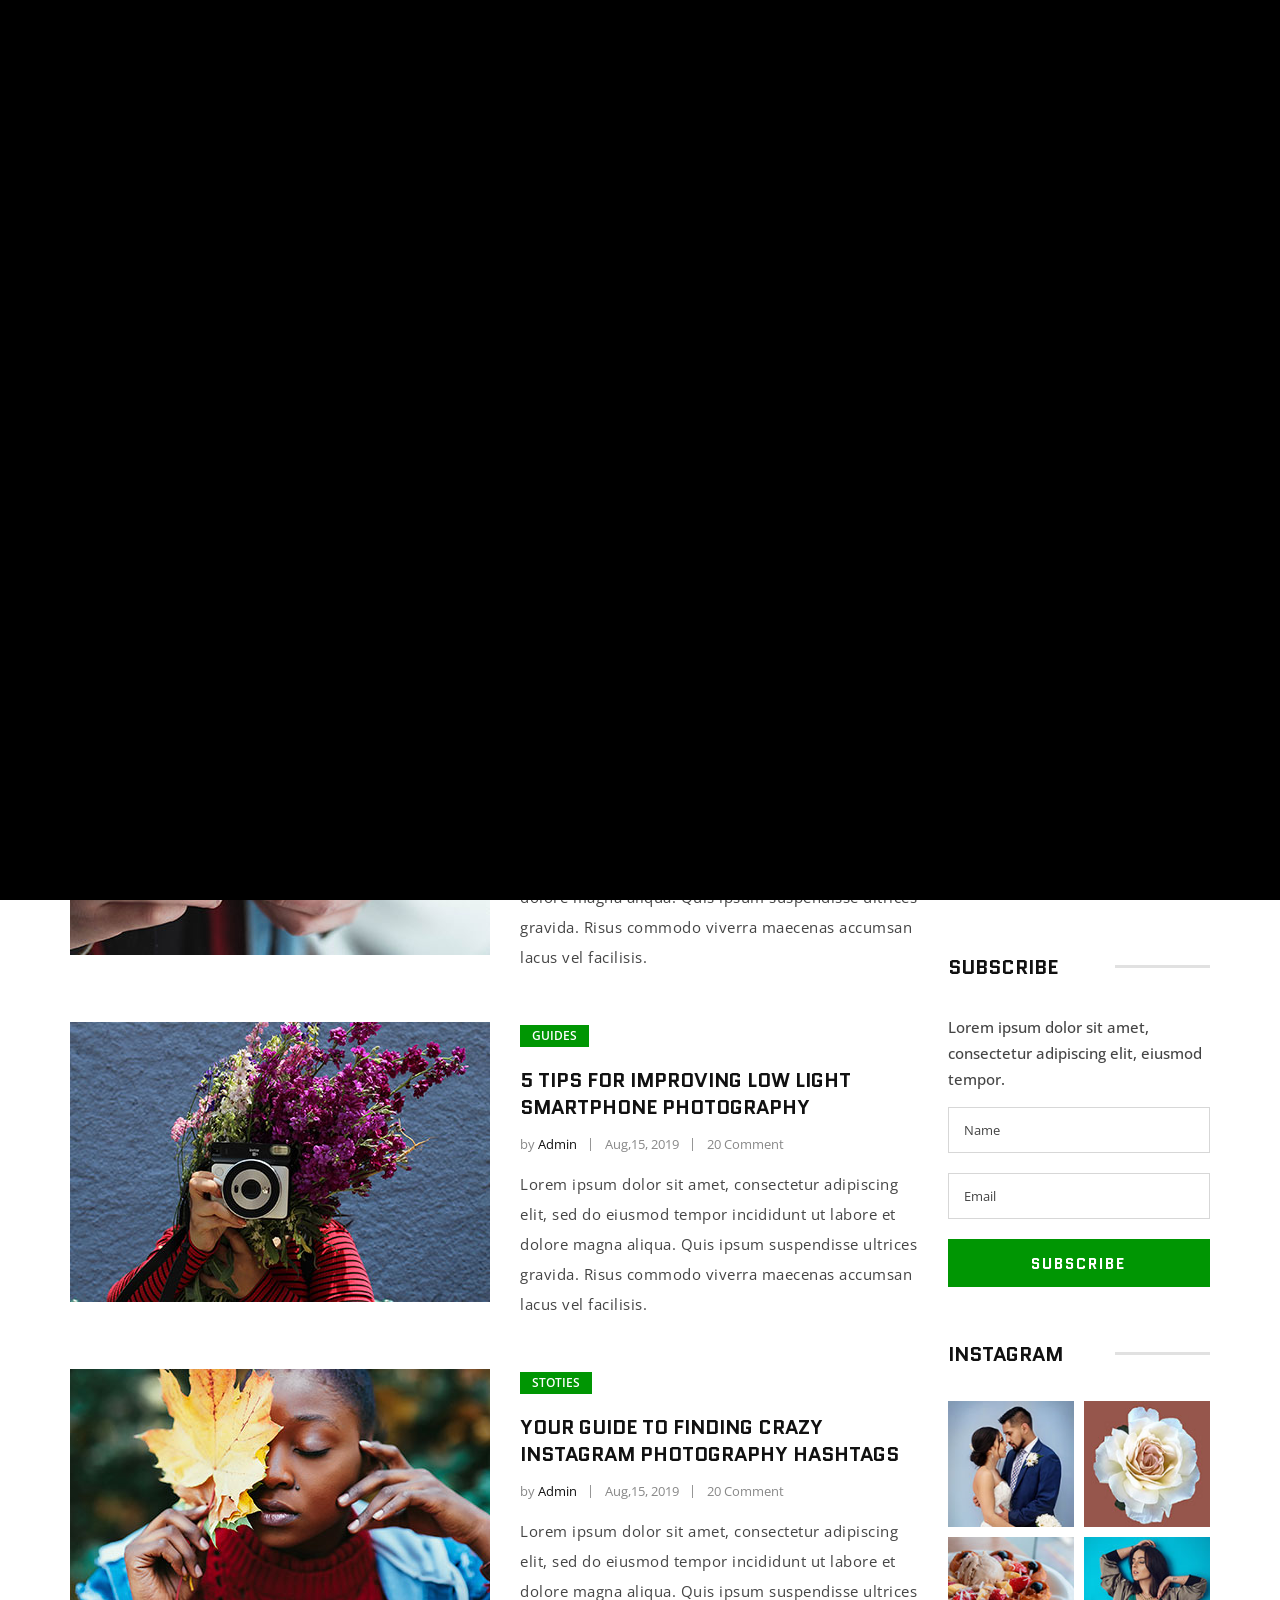
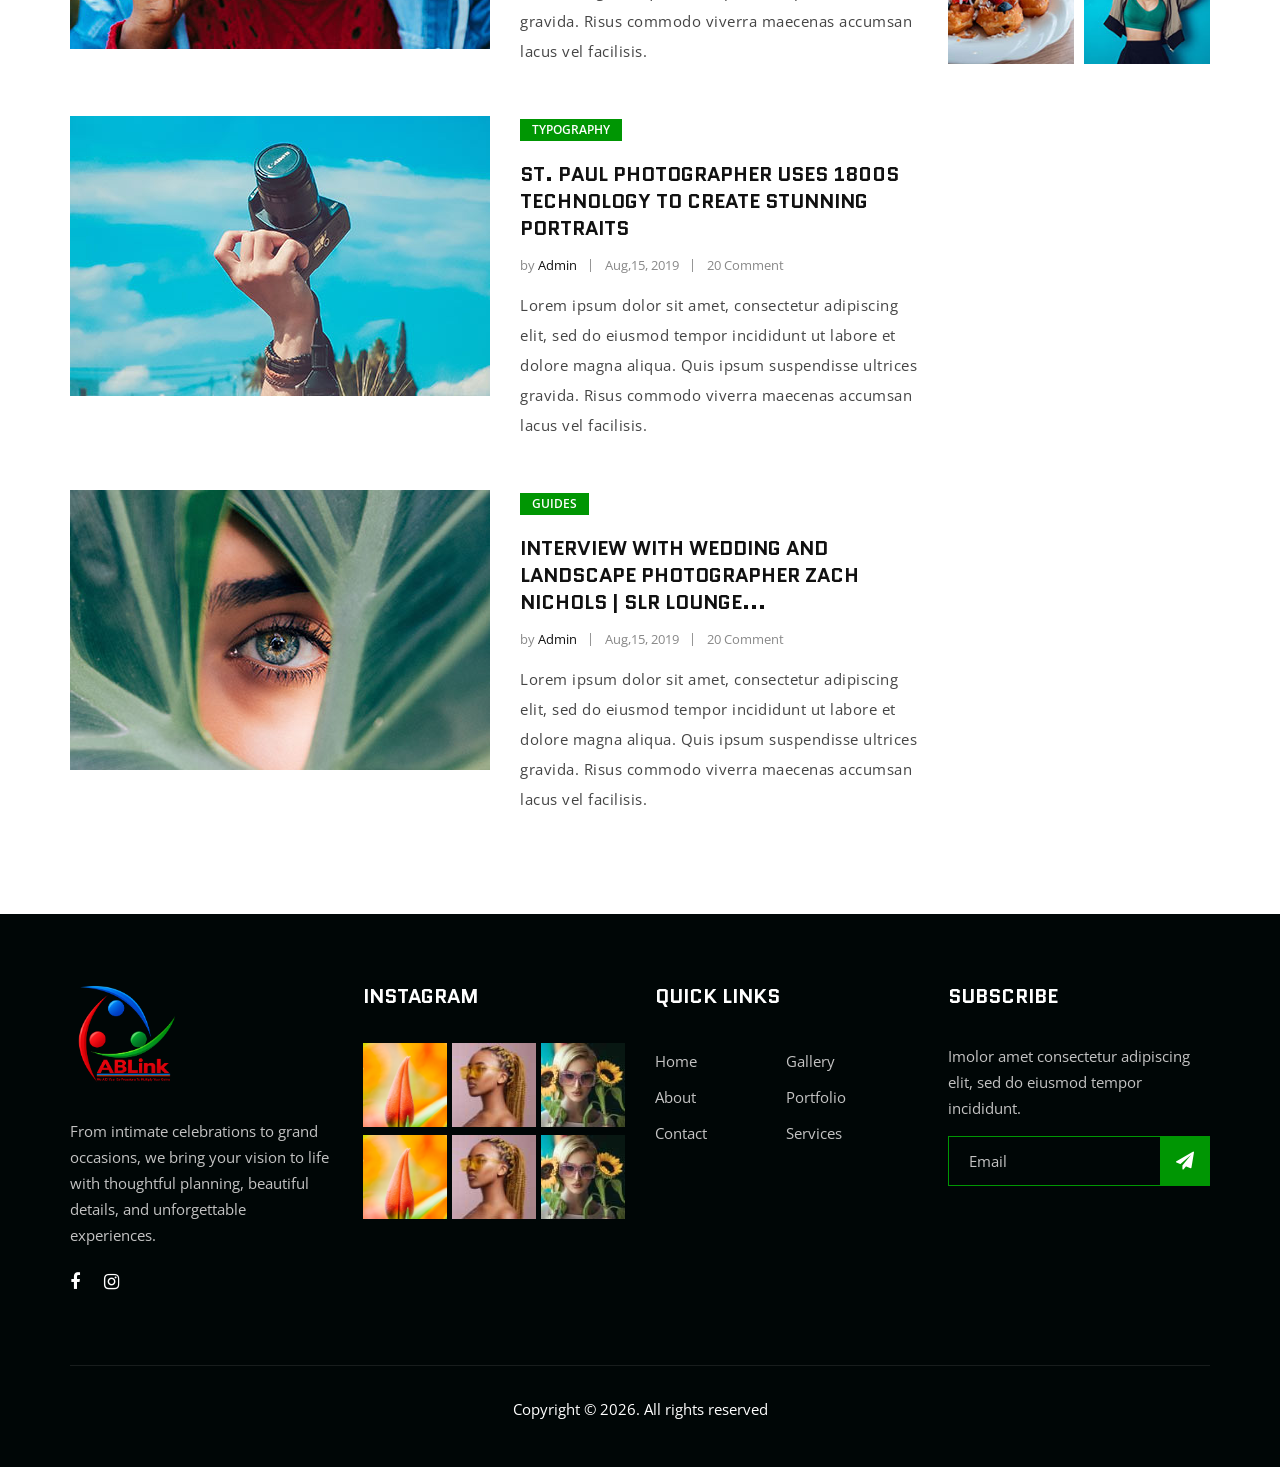
<file: blog.html>
<!DOCTYPE html>
<html lang="zxx">

<meta http-equiv="content-type" content="text/html;charset=utf-8" />

<head>
    <meta charset="UTF-8">
    <meta name="viewport" content="width=device-width, initial-scale=1.0">
    <title>Blog Listing</title>
    <meta name="description" content="">
    <meta name="keywords" content="">
    <meta http-equiv="X-UA-Compatible" content="ie=edge">

    <!-- Google Font -->
    <link href="https://fonts.googleapis.com/css?family=Quantico:400,700&amp;display=swap" rel="stylesheet">
    <link href="https://fonts.googleapis.com/css?family=Open+Sans:400,600,700&amp;display=swap" rel="stylesheet">

    <!-- Css Styles -->
    <link rel="stylesheet" href="css/bootstrap.min.css" type="text/css">
    <link rel="stylesheet" href="css/font-awesome.min.css" type="text/css">
    <link rel="stylesheet" href="css/elegant-icons.css" type="text/css">
    <link rel="stylesheet" href="css/owl.carousel.min.css" type="text/css">
    <link rel="stylesheet" href="css/magnific-popup.css" type="text/css">
    <link rel="stylesheet" href="css/slicknav.min.css" type="text/css">
    <link rel="stylesheet" href="css/style.css" type="text/css">

    <script src="https://ajax.googleapis.com/ajax/libs/jquery/3.5.0/jquery.min.js"></script>
    <script>$(function () { $("#header").load("header.html"); $("#footer").load("footer.html"); });</script>
</head>

<body>
    <!-- Page Preloder -->
    <div id="preloder">
        <div class="loader"></div>
    </div>

    <div id="header"></div>

    <!-- Breadcrumb Begin -->
    <div class="breadcrumb-option spad">
        <div class="container">
            <div class="row">
                <div class="col-lg-12">
                    <div class="bo-links">
                        <a href="/"><i class="fa fa-home"></i> Home</a>
                        <span>Blog</span>
                    </div>
                </div>
            </div>
        </div>
    </div>
    <!-- Breadcrumb End -->

    <!-- Blog Section Begin -->
    <section class="blog-section spad">
        <div class="container">
            <div class="row">
                <div class="col-lg-9">
                    <div class="blog-item">
                        <div class="bi-pic">
                            <img src="img/blog/blog-1.jpg" alt="">
                        </div>
                        <div class="bi-text">
                            <div class="label">Typography</div>
                            <h5><a href="blog-details.html">Women were photography pioneers yet gender inequality
                                    persists in the...</a>
                            </h5>
                            <ul>
                                <li>by <span>Admin</span></li>
                                <li>Aug,15, 2019</li>
                                <li>20 Comment</li>
                            </ul>
                            <p>Lorem ipsum dolor sit amet, consectetur adipiscing elit, sed do eiusmod tempor incididunt
                                ut labore et dolore magna aliqua. Quis ipsum suspendisse ultrices gravida. Risus commodo
                                viverra maecenas accumsan lacus vel facilisis. </p>
                        </div>
                    </div>
                    <div class="blog-item">
                        <div class="bi-pic">
                            <img src="img/blog/blog-2.jpg" alt="">
                        </div>
                        <div class="bi-text">
                            <div class="label">Stoties</div>
                            <h5><a href="blog-details.html">Photography is more than a casual hobby for Gophers wide
                                    receiver...</a>
                            </h5>
                            <ul>
                                <li>by <span>Admin</span></li>
                                <li>Aug,15, 2019</li>
                                <li>20 Comment</li>
                            </ul>
                            <p>Lorem ipsum dolor sit amet, consectetur adipiscing elit, sed do eiusmod tempor incididunt
                                ut labore et dolore magna aliqua. Quis ipsum suspendisse ultrices gravida. Risus commodo
                                viverra maecenas accumsan lacus vel facilisis. </p>
                        </div>
                    </div>
                    <div class="blog-item">
                        <div class="bi-pic">
                            <img src="img/blog/blog-3.jpg" alt="">
                        </div>
                        <div class="bi-text">
                            <div class="label">Guides</div>
                            <h5><a href="blog-details.html">5 tips for improving low light smartphone photography</a>
                            </h5>
                            <ul>
                                <li>by <span>Admin</span></li>
                                <li>Aug,15, 2019</li>
                                <li>20 Comment</li>
                            </ul>
                            <p>Lorem ipsum dolor sit amet, consectetur adipiscing elit, sed do eiusmod tempor incididunt
                                ut labore et dolore magna aliqua. Quis ipsum suspendisse ultrices gravida. Risus commodo
                                viverra maecenas accumsan lacus vel facilisis. </p>
                        </div>
                    </div>
                    <div class="blog-item">
                        <div class="bi-pic">
                            <img src="img/blog/blog-4.jpg" alt="">
                        </div>
                        <div class="bi-text">
                            <div class="label">Stoties</div>
                            <h5><a href="blog-details.html">Your Guide to Finding Crazy Instagram Photography
                                    Hashtags</a></h5>
                            <ul>
                                <li>by <span>Admin</span></li>
                                <li>Aug,15, 2019</li>
                                <li>20 Comment</li>
                            </ul>
                            <p>Lorem ipsum dolor sit amet, consectetur adipiscing elit, sed do eiusmod tempor incididunt
                                ut labore et dolore magna aliqua. Quis ipsum suspendisse ultrices gravida. Risus commodo
                                viverra maecenas accumsan lacus vel facilisis. </p>
                        </div>
                    </div>
                    <div class="blog-item">
                        <div class="bi-pic">
                            <img src="img/blog/blog-5.jpg" alt="">
                        </div>
                        <div class="bi-text">
                            <div class="label">Typography</div>
                            <h5><a href="blog-details.html">St. Paul photographer uses 1800s technology to create
                                    stunning portraits</a>
                            </h5>
                            <ul>
                                <li>by <span>Admin</span></li>
                                <li>Aug,15, 2019</li>
                                <li>20 Comment</li>
                            </ul>
                            <p>Lorem ipsum dolor sit amet, consectetur adipiscing elit, sed do eiusmod tempor incididunt
                                ut labore et dolore magna aliqua. Quis ipsum suspendisse ultrices gravida. Risus commodo
                                viverra maecenas accumsan lacus vel facilisis. </p>
                        </div>
                    </div>
                    <div class="blog-item">
                        <div class="bi-pic">
                            <img src="img/blog/blog-6.jpg" alt="">
                        </div>
                        <div class="bi-text">
                            <div class="label">Guides</div>
                            <h5><a href="blog-details.html">Interview With Wedding And Landscape Photographer Zach
                                    Nichols | SLR
                                    Lounge...</a></h5>
                            <ul>
                                <li>by <span>Admin</span></li>
                                <li>Aug,15, 2019</li>
                                <li>20 Comment</li>
                            </ul>
                            <p>Lorem ipsum dolor sit amet, consectetur adipiscing elit, sed do eiusmod tempor incididunt
                                ut labore et dolore magna aliqua. Quis ipsum suspendisse ultrices gravida. Risus commodo
                                viverra maecenas accumsan lacus vel facilisis. </p>
                        </div>
                    </div>
                </div>
                <div class="col-lg-3">
                    <div class="blog-sidebar">
                        <div class="bs-item s-mb">
                            <h5>Feature posts</h5>
                            <div class="bi-feature-post">
                                <a href="#" class="fp-item">
                                    <div class="fp-pic">
                                        <img src="img/blog/fp-1.jpg" alt="">
                                    </div>
                                    <div class="fp-text">
                                        <h6>This Photograph Has Elderly Couples...</h6>
                                        <span>Aug,15, 2019</span>
                                    </div>
                                </a>
                                <a href="#" class="fp-item">
                                    <div class="fp-pic">
                                        <img src="img/blog/fp-2.jpg" alt="">
                                    </div>
                                    <div class="fp-text">
                                        <h6>Budget Gear Guide: The Best Cheap Off...</h6>
                                        <span>Aug,15, 2019</span>
                                    </div>
                                </a>
                                <a href="#" class="fp-item">
                                    <div class="fp-pic">
                                        <img src="img/blog/fp-3.jpg" alt="">
                                    </div>
                                    <div class="fp-text">
                                        <h6>Know Before You Go: Guide to Disney...</h6>
                                        <span>Aug,15, 2019</span>
                                    </div>
                                </a>
                                <a href="#" class="fp-item">
                                    <div class="fp-pic">
                                        <img src="img/blog/fp-4.jpg" alt="">
                                    </div>
                                    <div class="fp-text">
                                        <h6>Budget Gear Guide: The Best Cheap Off...</h6>
                                        <span>Aug,15, 2019</span>
                                    </div>
                                </a>
                                <a href="#" class="fp-item">
                                    <div class="fp-pic">
                                        <img src="img/blog/fp-5.jpg" alt="">
                                    </div>
                                    <div class="fp-text">
                                        <h6>Know Before You Go: Guide to Disney...</h6>
                                        <span>Aug,15, 2019</span>
                                    </div>
                                </a>
                            </div>
                        </div>
                        <div class="bs-item s-mb">
                            <h5>Subscribe</h5>
                            <p>Lorem ipsum dolor sit amet, consectetur adipiscing elit, eiusmod tempor.</p>
                            <div class="bi-subscribe">
                                <form action="#">
                                    <input type="text" placeholder="Name">
                                    <input type="text" placeholder="Email">
                                    <button type="submit" class="site-btn">Subscribe</button>
                                </form>
                            </div>
                        </div>
                        <div class="bs-item">
                            <h5>Instagram</h5>
                            <div class="bi-insta">
                                <img src="img/blog/insta-1.jpg" alt="">
                                <img src="img/blog/insta-2.jpg" alt="">
                                <img src="img/blog/insta-3.jpg" alt="">
                                <img src="img/blog/insta-4.jpg" alt="">
                            </div>
                        </div>
                    </div>
                </div>
            </div>
        </div>
    </section>
    <!-- Blog Section End -->

    <!-- Footer -->
    <div id="footer"></div>

</body>

</html>
</file>
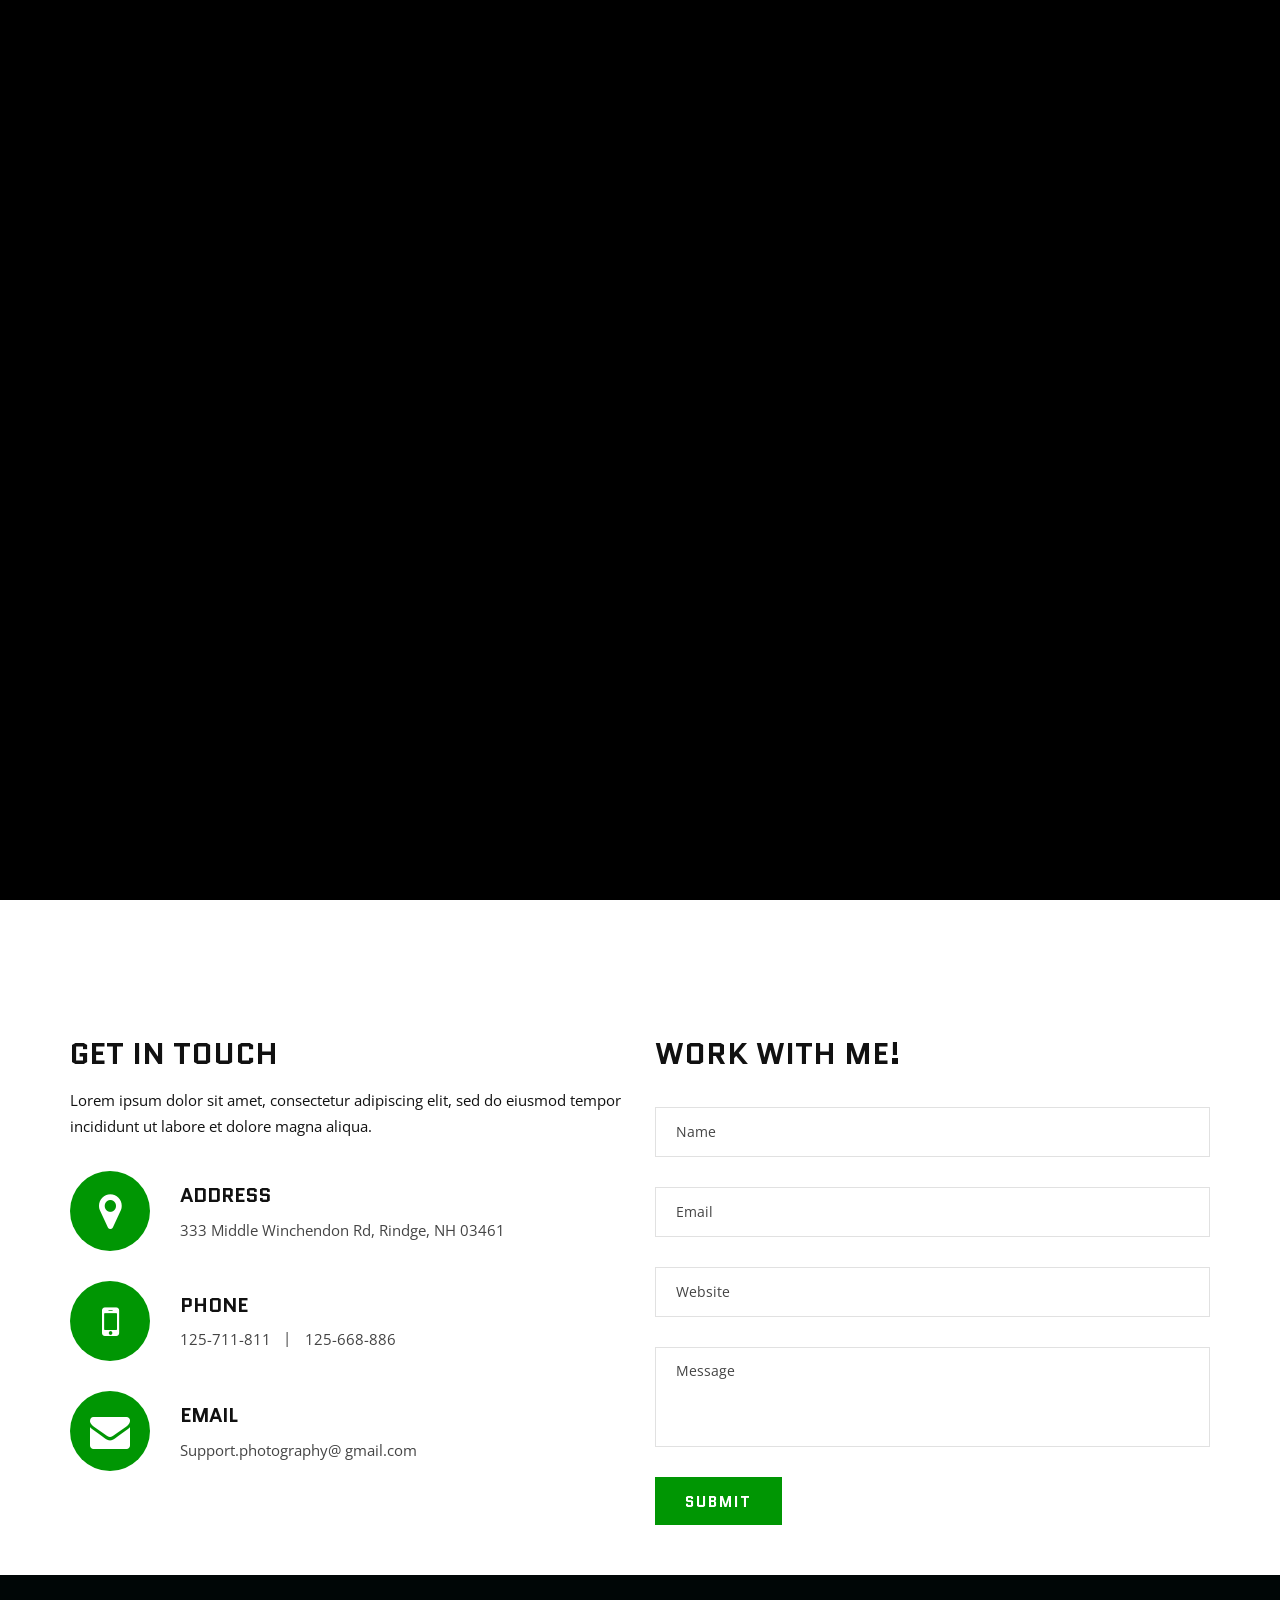
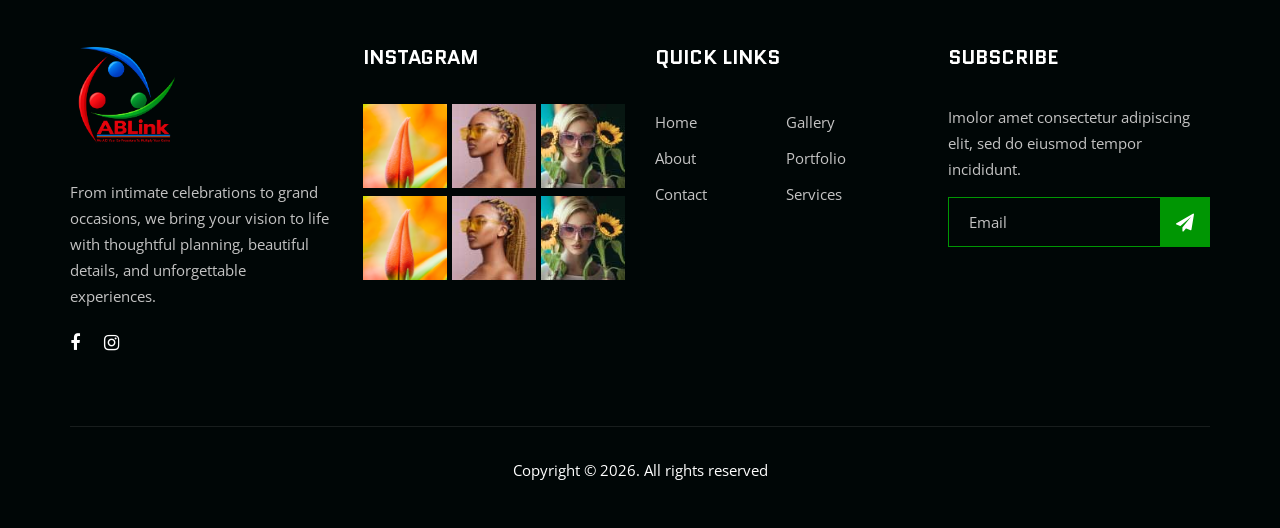
<file: contact.html>
<!DOCTYPE html>
<html lang="zxx">

<meta http-equiv="content-type" content="text/html;charset=utf-8" />

<head>
    <meta charset="UTF-8">
    <meta name="viewport" content="width=device-width, initial-scale=1.0">
    <title>Contact Us</title>
    <meta name="description" content="">
    <meta name="keywords" content="">
    <meta http-equiv="X-UA-Compatible" content="ie=edge">

    <!-- Google Font -->
    <link href="https://fonts.googleapis.com/css?family=Quantico:400,700&amp;display=swap" rel="stylesheet">
    <link href="https://fonts.googleapis.com/css?family=Open+Sans:400,600,700&amp;display=swap" rel="stylesheet">

    <!-- Css Styles -->
    <link rel="stylesheet" href="css/bootstrap.min.css" type="text/css">
    <link rel="stylesheet" href="css/font-awesome.min.css" type="text/css">
    <link rel="stylesheet" href="css/elegant-icons.css" type="text/css">
    <link rel="stylesheet" href="css/owl.carousel.min.css" type="text/css">
    <link rel="stylesheet" href="css/magnific-popup.css" type="text/css">
    <link rel="stylesheet" href="css/slicknav.min.css" type="text/css">
    <link rel="stylesheet" href="css/style.css" type="text/css">

    <script src="https://ajax.googleapis.com/ajax/libs/jquery/3.5.0/jquery.min.js"></script>
    <script>$(function () { $("#header").load("header.html"); $("#footer").load("footer.html"); });</script>
</head>

<body>
    <!-- Page Preloder -->
    <div id="preloder">
        <div class="loader"></div>
    </div>

    <div id="header"></div>

    <!-- Breadcrumb Begin -->
    <div class="breadcrumb-option spad">
        <div class="container">
            <div class="row">
                <div class="col-lg-12">
                    <div class="bo-links">
                        <a href="/"><i class="fa fa-home"></i> Home</a>
                        <span>Contact</span>
                    </div>
                </div>
            </div>
        </div>
    </div>
    <!-- Breadcrumb End -->

    <!-- Contact Section Begin -->
    <div class="map">
        <iframe
            src="https://www.google.com/maps/embed?pb=!1m18!1m12!1m3!1d19895.796147709065!2d-0.07089430178187445!3d51.44026184657587!2m3!1f0!2f0!3f0!3m2!1i1024!2i768!4f13.1!3m3!1m2!1s0x487603c1647410e9%3A0x1bb92367ed35de98!2sForest%20Hill%2C%20London%2C%20UK!5e0!3m2!1sen!2sbd!4v1584297571592!5m2!1sen!2sbd"
            height="635" style="border:0;" allowfullscreen="" aria-hidden="false" tabindex="0">
        </iframe>
    </div>

    <section class="contact-section spad">
        <div class="container">
            <div class="row">
                <div class="col-lg-6 col-md-6">
                    <div class="contact-text">
                        <h3>Get in touch</h3>
                        <p>Lorem ipsum dolor sit amet, consectetur adipiscing elit, sed do eiusmod tempor incididunt ut
                            labore et dolore magna aliqua.</p>
                        <div class="ct-item">
                            <div class="ct-icon">
                                <i class="fa fa-map-marker"></i>
                            </div>
                            <div class="ct-text">
                                <h5>Address</h5>
                                <p>333 Middle Winchendon Rd, Rindge, NH 03461</p>
                            </div>
                        </div>
                        <div class="ct-item">
                            <div class="ct-icon">
                                <i class="fa fa-mobile"></i>
                            </div>
                            <div class="ct-text">
                                <h5>Phone</h5>
                                <ul>
                                    <li>125-711-811</li>
                                    <li>125-668-886</li>
                                </ul>
                            </div>
                        </div>
                        <div class="ct-item">
                            <div class="ct-icon">
                                <i class="fa fa-envelope"></i>
                            </div>
                            <div class="ct-text">
                                <h5>Email</h5>
                                <p>Support.photography@ gmail.com</p>
                            </div>
                        </div>
                    </div>
                </div>
                <div class="col-lg-6 col-md-6">
                    <div class="contact-form">
                        <h3>Work with Me!</h3>
                        <form action="#">
                            <input type="text" placeholder="Name">
                            <input type="text" placeholder="Email">
                            <input type="text" placeholder="Website">
                            <textarea placeholder="Message"></textarea>
                            <button type="submit" class="site-btn">Submit</button>
                        </form>
                    </div>
                </div>
            </div>
        </div>
    </section>
    <!-- Contact Section End -->

    <!-- Footer -->
    <div id="footer"></div>

</body>

</html>
</file>
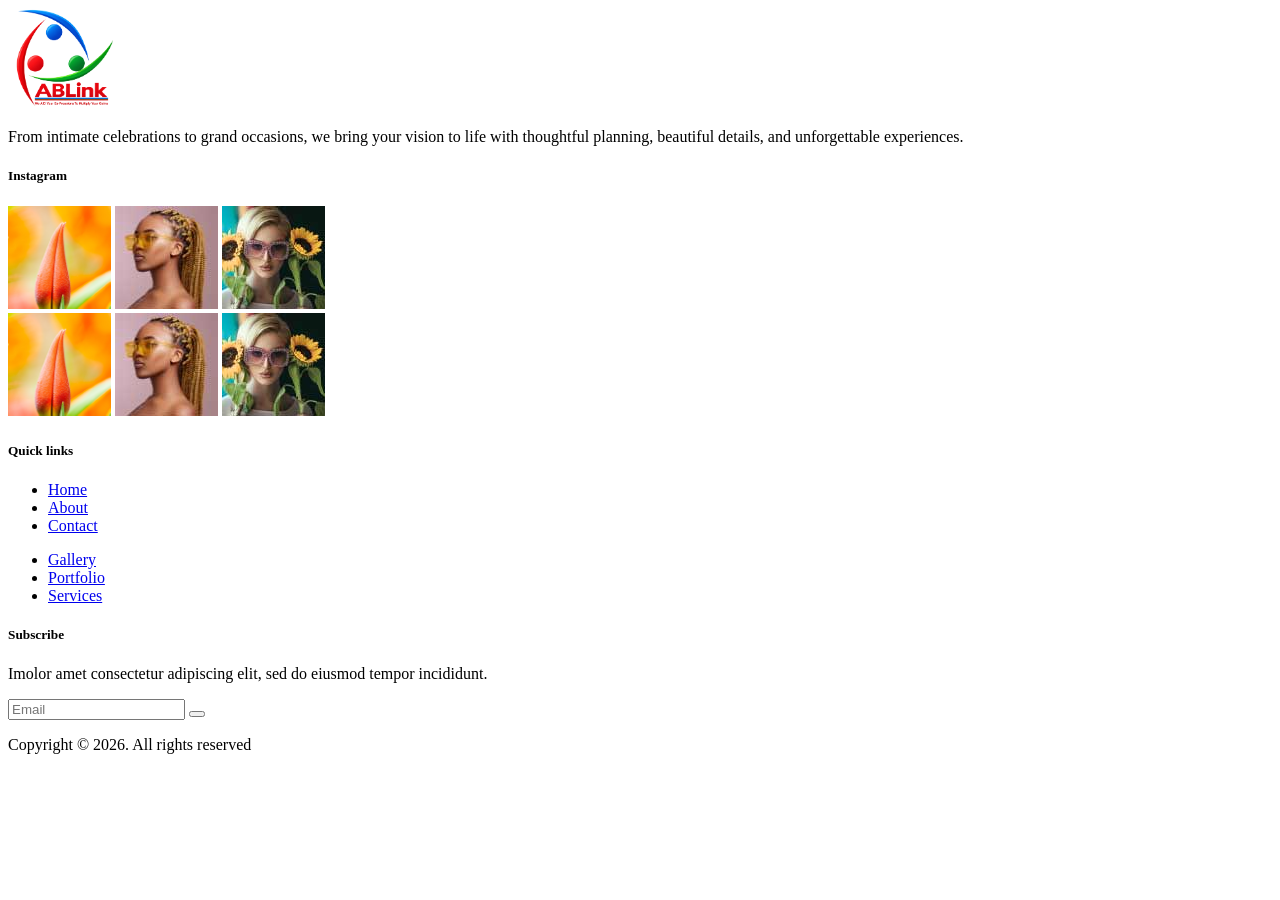
<file: footer.html>
<!DOCTYPE html>
<html lang="en">

    <head>
        <meta charset="UTF-8">
        <meta name="viewport" content="width=device-width, initial-scale=1.0">
    </head>

    <body>
        <!-- Footer Section Begin -->
        <footer class="footer-section">
            <div class="container">
                <div class="row">
                    <div class="col-lg-3 col-md-6 col-sm-6">
                        <div class="fs-about">
                            <div class="fa-logo">
                                <a href="/">
                                    <img src="img/ablink-logo.png" height="100px" alt="">
                                </a>
                            </div>
                            <p>From intimate celebrations to grand occasions, we bring your vision to life with thoughtful planning, beautiful details, and unforgettable experiences.</p>
                            <div class="fa-social">
                                <a href="https://www.facebook.com"><i class="fa fa-facebook"></i></a>
                                <a href="https://www.inastagram.com"><i class="fa fa-instagram"></i></a>
                            </div>
                        </div>
                    </div>
                    <div class="col-lg-3 col-md-6 col-sm-6">
                        <div class="fs-widget">
                            <h5>Instagram</h5>
                            <div class="fw-instagram">
                                <img src="img/instagram/insta-1.jpg" alt="">
                                <img src="img/instagram/insta-2.jpg" alt="">
                                <img src="img/instagram/insta-3.jpg" alt="">
                            </div>
                            <div class="fw-instagram pt-2">
                                <img src="img/instagram/insta-1.jpg" alt="">
                                <img src="img/instagram/insta-2.jpg" alt="">
                                <img src="img/instagram/insta-3.jpg" alt="">
                            </div>
                        </div>
                    </div>
                    <div class="col-lg-3 col-md-6 col-sm-6">
                        <div class="fs-widget">
                            <h5>Quick links</h5>
                            <ul>
                                <li><a href="/">Home</a></li>
                                <li><a href="/about.html">About</a></li>
                                <li><a href="/contact.html">Contact</a></li>
                            </ul>
                            <ul>
                                <li><a href="/gallery.html">Gallery</a></li>
                                <li><a href="/portfolio.html">Portfolio</a></li>
                                <li><a href="/services.html">Services</a></li>
                            </ul>
                        </div>
                    </div>
                    <div class="col-lg-3 col-md-6 col-sm-6">
                        <div class="fs-widget">
                            <h5>Subscribe</h5>
                            <p>Imolor amet consectetur adipiscing elit, sed do eiusmod tempor incididunt.</p>
                            <div class="fw-subscribe">
                                <form action="#">
                                    <input type="text" placeholder="Email">
                                    <button type="submit"><i class="fa fa-send"></i></button>
                                </form>
                            </div>
                        </div>
                    </div>
                    <div class="col-lg-12">
                        <div class="copyright-text text-white">
                            <p>Copyright &copy; 2026. All rights reserved</p>
                        </div>
                    </div>
                </div>
            </div>
        </footer>
    </body>

</html>
</file>
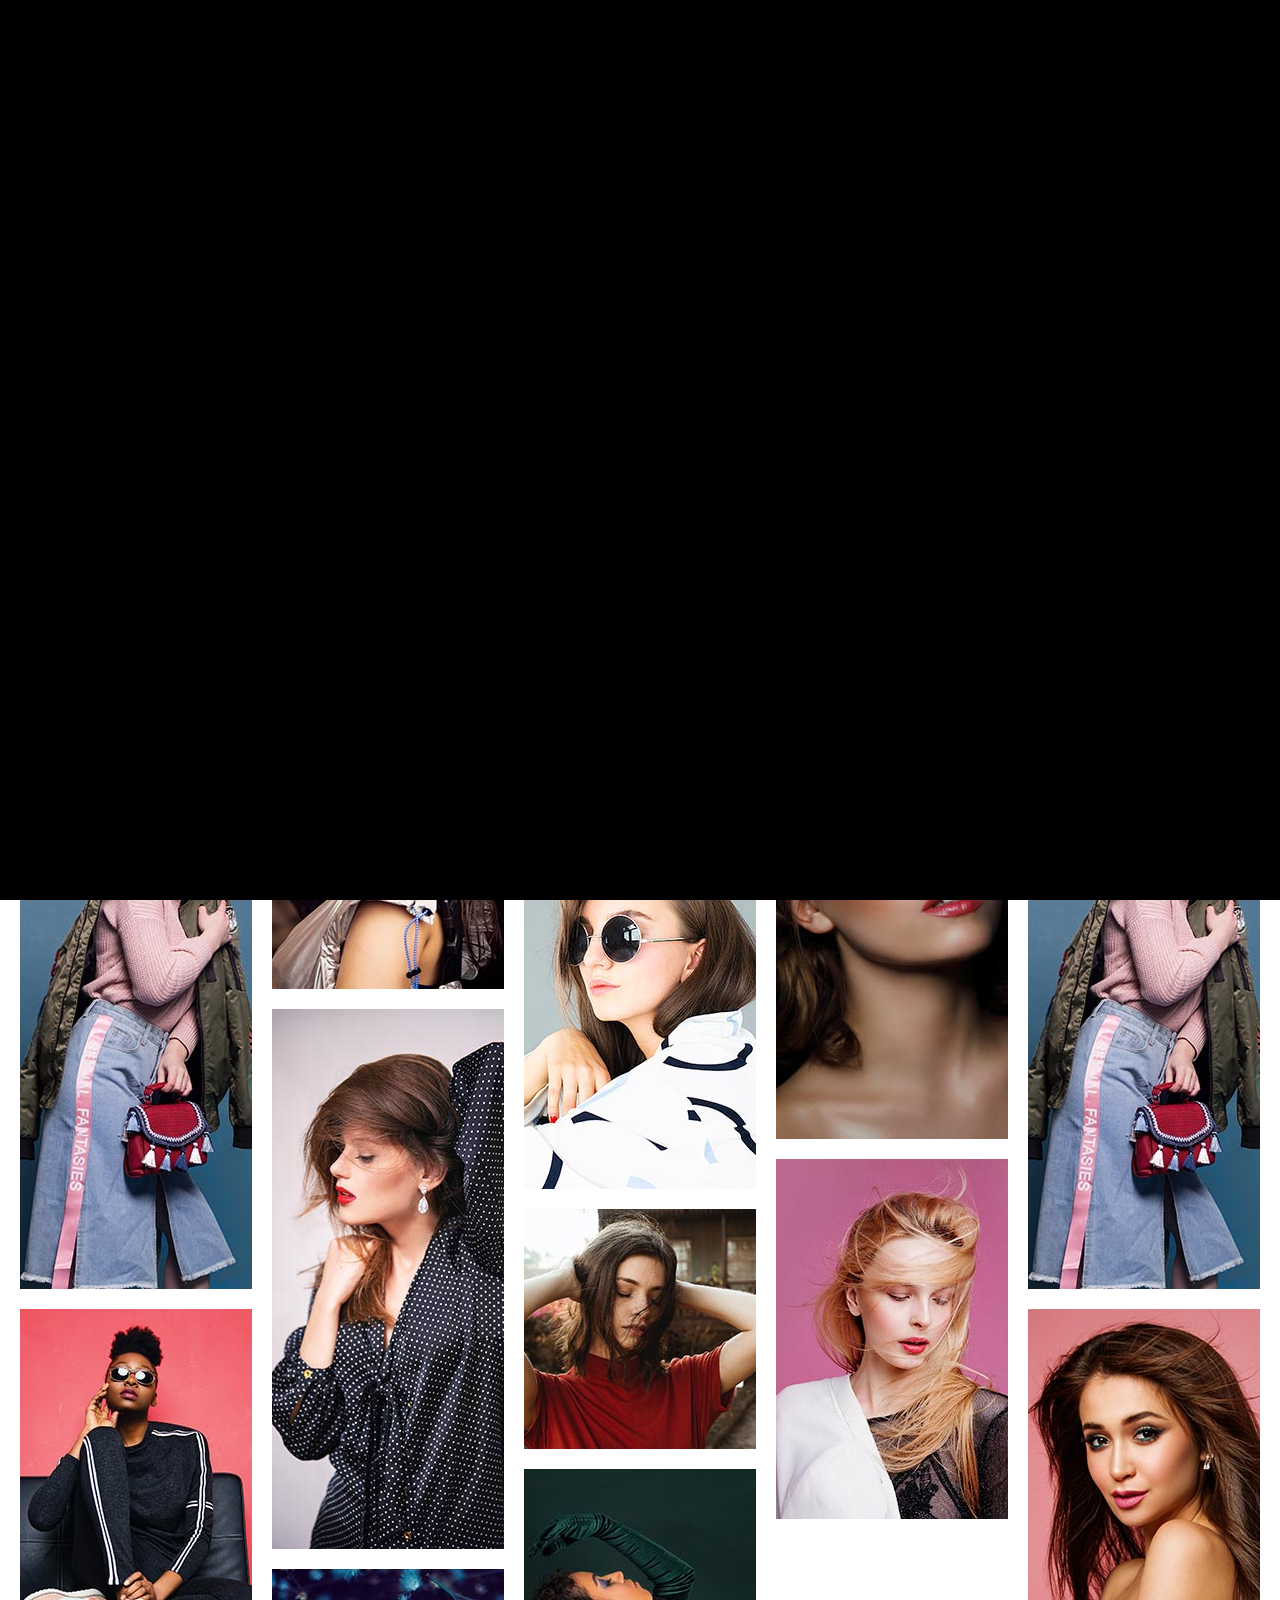
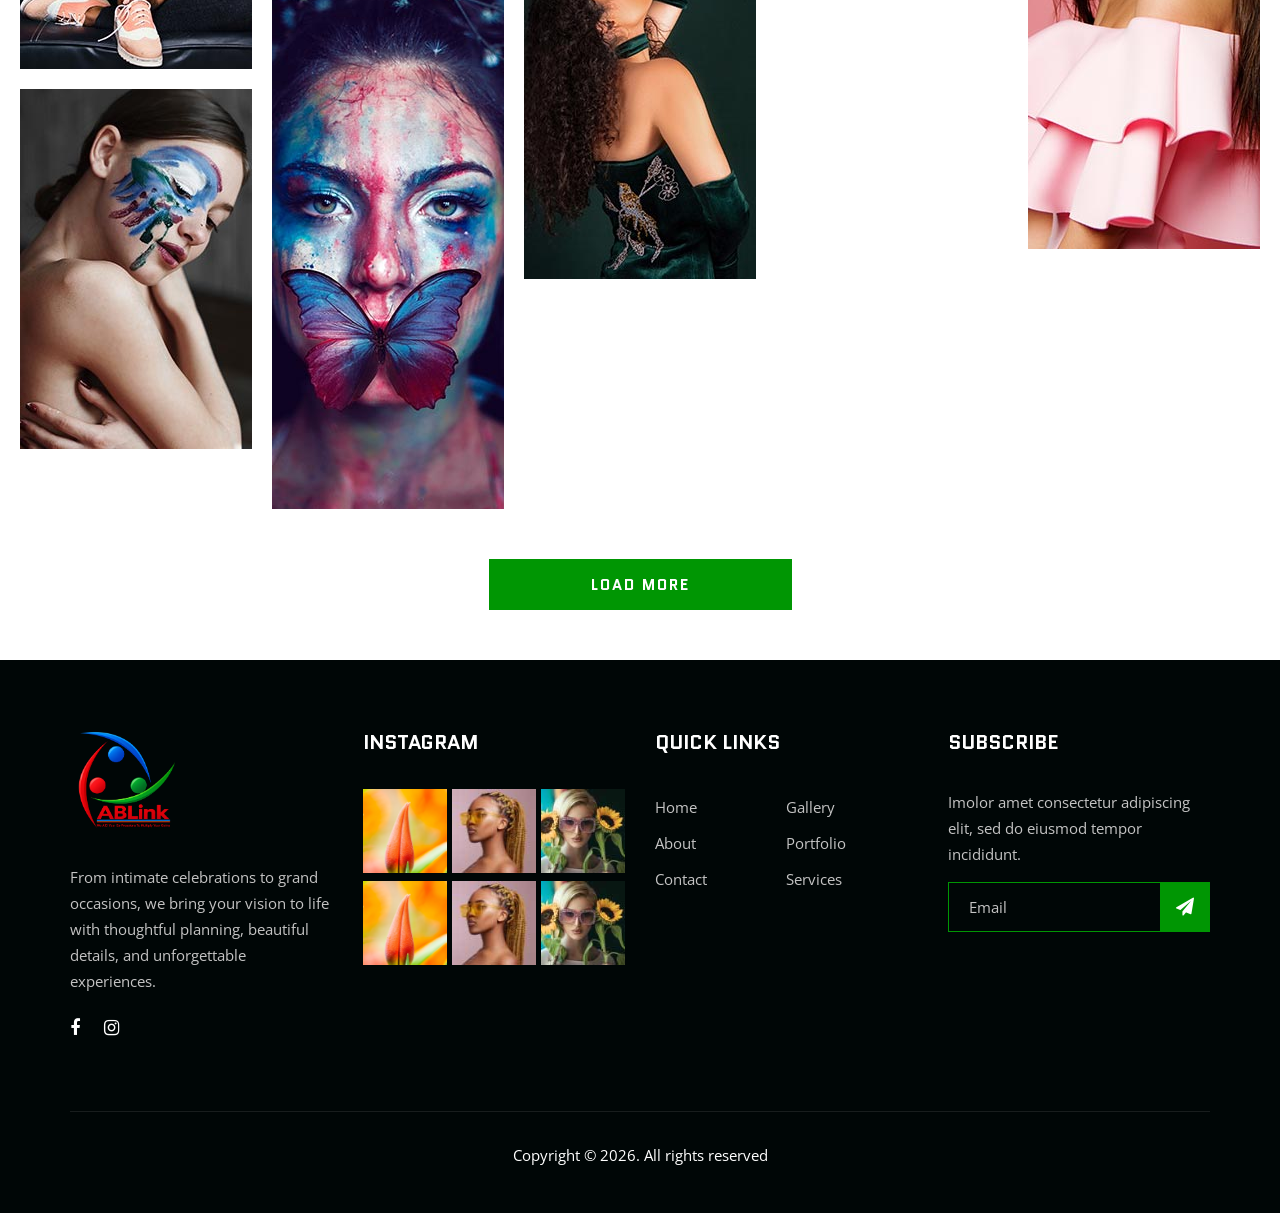
<file: gallery.html>
<!DOCTYPE html>
<html lang="zxx">

<meta http-equiv="content-type" content="text/html;charset=utf-8" />

<head>
    <meta charset="UTF-8">
    <meta name="viewport" content="width=device-width, initial-scale=1.0">
    <title>Gallery</title>
    <meta name="description" content="">
    <meta name="keywords" content="">
    <meta http-equiv="X-UA-Compatible" content="ie=edge">

    <!-- Google Font -->
    <link href="https://fonts.googleapis.com/css?family=Quantico:400,700&amp;display=swap" rel="stylesheet">
    <link href="https://fonts.googleapis.com/css?family=Open+Sans:400,600,700&amp;display=swap" rel="stylesheet">

    <!-- Css Styles -->
    <link rel="stylesheet" href="css/bootstrap.min.css" type="text/css">
    <link rel="stylesheet" href="css/font-awesome.min.css" type="text/css">
    <link rel="stylesheet" href="css/elegant-icons.css" type="text/css">
    <link rel="stylesheet" href="css/owl.carousel.min.css" type="text/css">
    <link rel="stylesheet" href="css/magnific-popup.css" type="text/css">
    <link rel="stylesheet" href="css/slicknav.min.css" type="text/css">
    <link rel="stylesheet" href="css/style.css" type="text/css">

    <script src="https://ajax.googleapis.com/ajax/libs/jquery/3.5.0/jquery.min.js"></script>
    <script>$(function () { $("#header").load("header.html"); $("#footer").load("footer.html"); });</script>
</head>

<body>
    <!-- Page Preloder -->
    <div id="preloder">
        <div class="loader"></div>
    </div>

    <div id="header"></div>

    <!-- Breadcrumb Begin -->
    <div class="breadcrumb-option spad">
        <div class="container">
            <div class="row">
                <div class="col-lg-12">
                    <div class="bo-links">
                        <a href="/"><i class="fa fa-home"></i> Home</a>
                        <span>Gallery</span>
                    </div>
                </div>
            </div>
        </div>
    </div>
    <!-- Breadcrumb End -->

    <!-- Gallery Section Begin -->
    <div class="gallery-section spad">
        <div class="container">
            <div class="row">
                <div class="col-lg-12">
                    <div class="filter-controls">
                        <ul>
                            <li class="active" data-filter="*">All</li>
                            <li data-filter=".fashion">Fashion</li>
                            <li data-filter=".lifestyle">Lifestyle</li>
                            <li data-filter=".natural">Natural</li>
                            <li data-filter=".wedding">Wedding</li>
                            <li data-filter=".videos">Videos</li>
                        </ul>
                    </div>
                </div>
            </div>
        </div>
        <div class="container-fluid">
            <div class="row">
                <div class="col-lg-12 p-0">
                    <div class="gallery-filter">
                        <div class="gf-item set-bg fashion" data-setbg="img/gallery/gallery-1.jpg">
                            <a href="img/gallery/gallery-1.jpg" class="gf-icon image-popup">
                                <span class="icon_plus"></span>
                            </a>
                        </div>
                        <div class="gf-item small-height set-bg lifestyle" data-setbg="img/gallery/gallery-2.jpg">
                            <a href="img/gallery/gallery-2.jpg" class="gf-icon image-popup">
                                <span class="icon_plus"></span>
                            </a>
                        </div>
                        <div class="gf-item large-small-height set-bg natural" data-setbg="img/gallery/gallery-3.jpg">
                            <a href="img/gallery/gallery-3.jpg" class="gf-icon image-popup">
                                <span class="icon_plus"></span>
                            </a>
                        </div>
                        <div class="gf-item small-height set-bg wedding" data-setbg="img/gallery/gallery-4.jpg">
                            <a href="img/gallery/gallery-4.jpg" class="gf-icon image-popup">
                                <span class="icon_plus"></span>
                            </a>
                        </div>
                        <div class="gf-item set-bg lifestyle" data-setbg="img/gallery/gallery-5.jpg">
                            <a href="img/gallery/gallery-5.jpg" class="gf-icon image-popup">
                                <span class="icon_plus"></span>
                            </a>
                        </div>
                        <div class="gf-item large-height set-bg natural" data-setbg="img/gallery/gallery-6.jpg">
                            <a href="img/gallery/gallery-6.jpg" class="gf-icon image-popup">
                                <span class="icon_plus"></span>
                            </a>
                        </div>
                        <div class="gf-item set-bg videos" data-setbg="img/gallery/gallery-7.jpg">
                            <a href="img/gallery/gallery-7.jpg" class="gf-icon image-popup">
                                <span class="icon_plus"></span>
                            </a>
                        </div>
                        <div class="gf-item set-bg fashion" data-setbg="img/gallery/gallery-8.jpg">
                            <a href="img/gallery/gallery-8.jpg" class="gf-icon image-popup">
                                <span class="icon_plus"></span>
                            </a>
                        </div>
                        <div class="gf-item medium-large-height set-bg videos" data-setbg="img/gallery/gallery-9.jpg">
                            <a href="img/gallery/gallery-9.jpg" class="gf-icon image-popup">
                                <span class="icon_plus"></span>
                            </a>
                        </div>
                        <div class="gf-item large-height set-bg fashion" data-setbg="img/gallery/gallery-6.jpg">
                            <a href="img/gallery/gallery-6.jpg" class="gf-icon image-popup">
                                <span class="icon_plus"></span>
                            </a>
                        </div>
                        <div class="gf-item set-bg wedding" data-setbg="img/gallery/gallery-10.jpg">
                            <a href="img/gallery/gallery-10.jpg" class="gf-icon image-popup">
                                <span class="icon_plus"></span>
                            </a>
                        </div>
                        <div class="gf-item large-height set-bg wedding" data-setbg="img/gallery/gallery-11.jpg">
                            <a href="img/gallery/gallery-11.jpg" class="gf-icon image-popup">
                                <span class="icon_plus"></span>
                            </a>
                        </div>
                        <div class="gf-item small-height set-bg wedding" data-setbg="img/gallery/gallery-12.jpg">
                            <a href="img/gallery/gallery-12.jpg" class="gf-icon image-popup">
                                <span class="icon_plus"></span>
                            </a>
                        </div>
                        <div class="gf-item set-bg wedding" data-setbg="img/gallery/gallery-13.jpg">
                            <a href="img/gallery/gallery-13.jpg" class="gf-icon image-popup">
                                <span class="icon_plus"></span>
                            </a>
                        </div>
                        <div class="gf-item large-height set-bg wedding" data-setbg="img/gallery/gallery-14.jpg">
                            <a href="img/gallery/gallery-14.jpg" class="gf-icon image-popup">
                                <span class="icon_plus"></span>
                            </a>
                        </div>
                        <div class="gf-item set-bg wedding" data-setbg="img/gallery/gallery-15.jpg">
                            <a href="img/gallery/gallery-15.jpg" class="gf-icon image-popup">
                                <span class="icon_plus"></span>
                            </a>
                        </div>
                        <div class="gf-item large-height set-bg wedding" data-setbg="img/gallery/gallery-16.jpg">
                            <a href="img/gallery/gallery-16.jpg" class="gf-icon image-popup">
                                <span class="icon_plus"></span>
                            </a>
                        </div>
                        <div class="gf-item medium-small-height set-bg wedding" data-setbg="img/gallery/gallery-17.jpg">
                            <a href="img/gallery/gallery-17.jpg" class="gf-icon image-popup">
                                <span class="icon_plus"></span>
                            </a>
                        </div>
                    </div>
                </div>
            </div>
        </div>
        <div class="load-more-btn portfolio-btn">
            <a href="#">Load More</a>
        </div>
    </div>
    <!-- Gallery Section End -->

    <!-- Footer -->
    <div id="footer"></div>

</body>

</html>
</file>
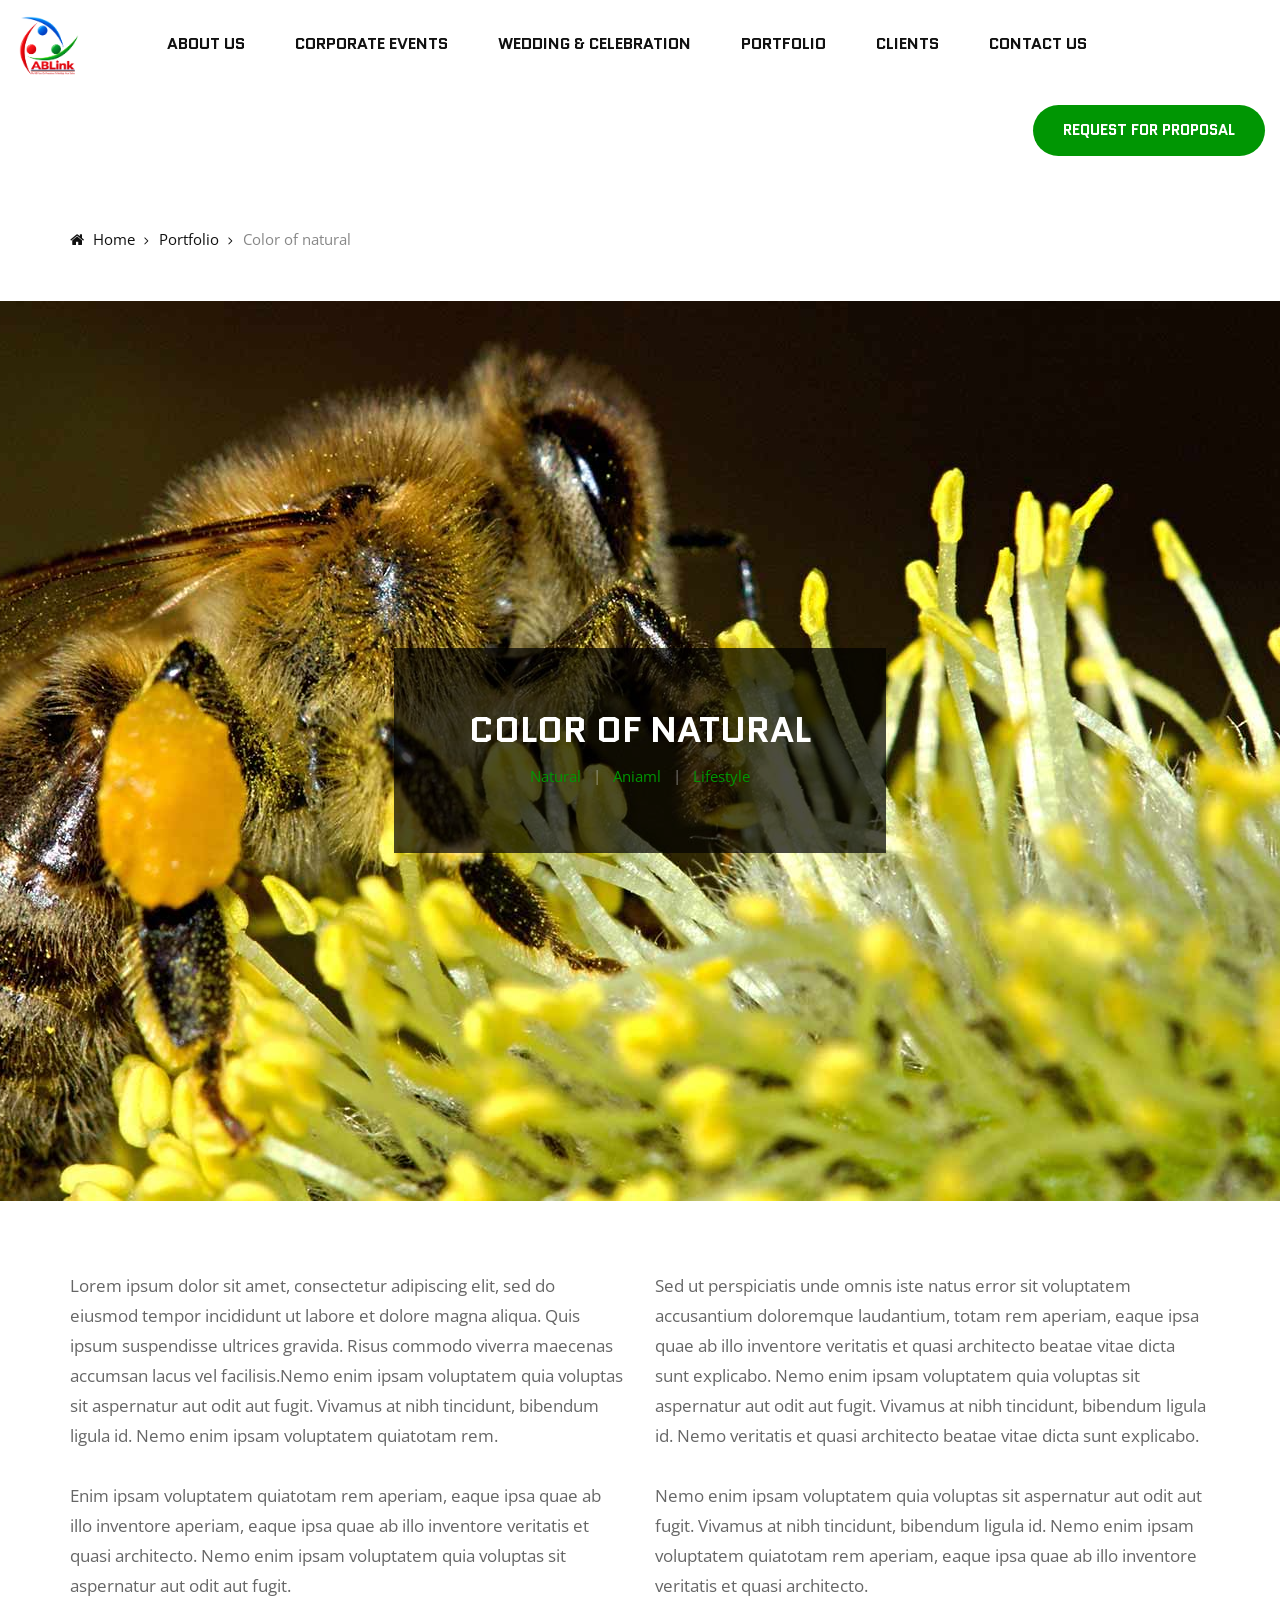
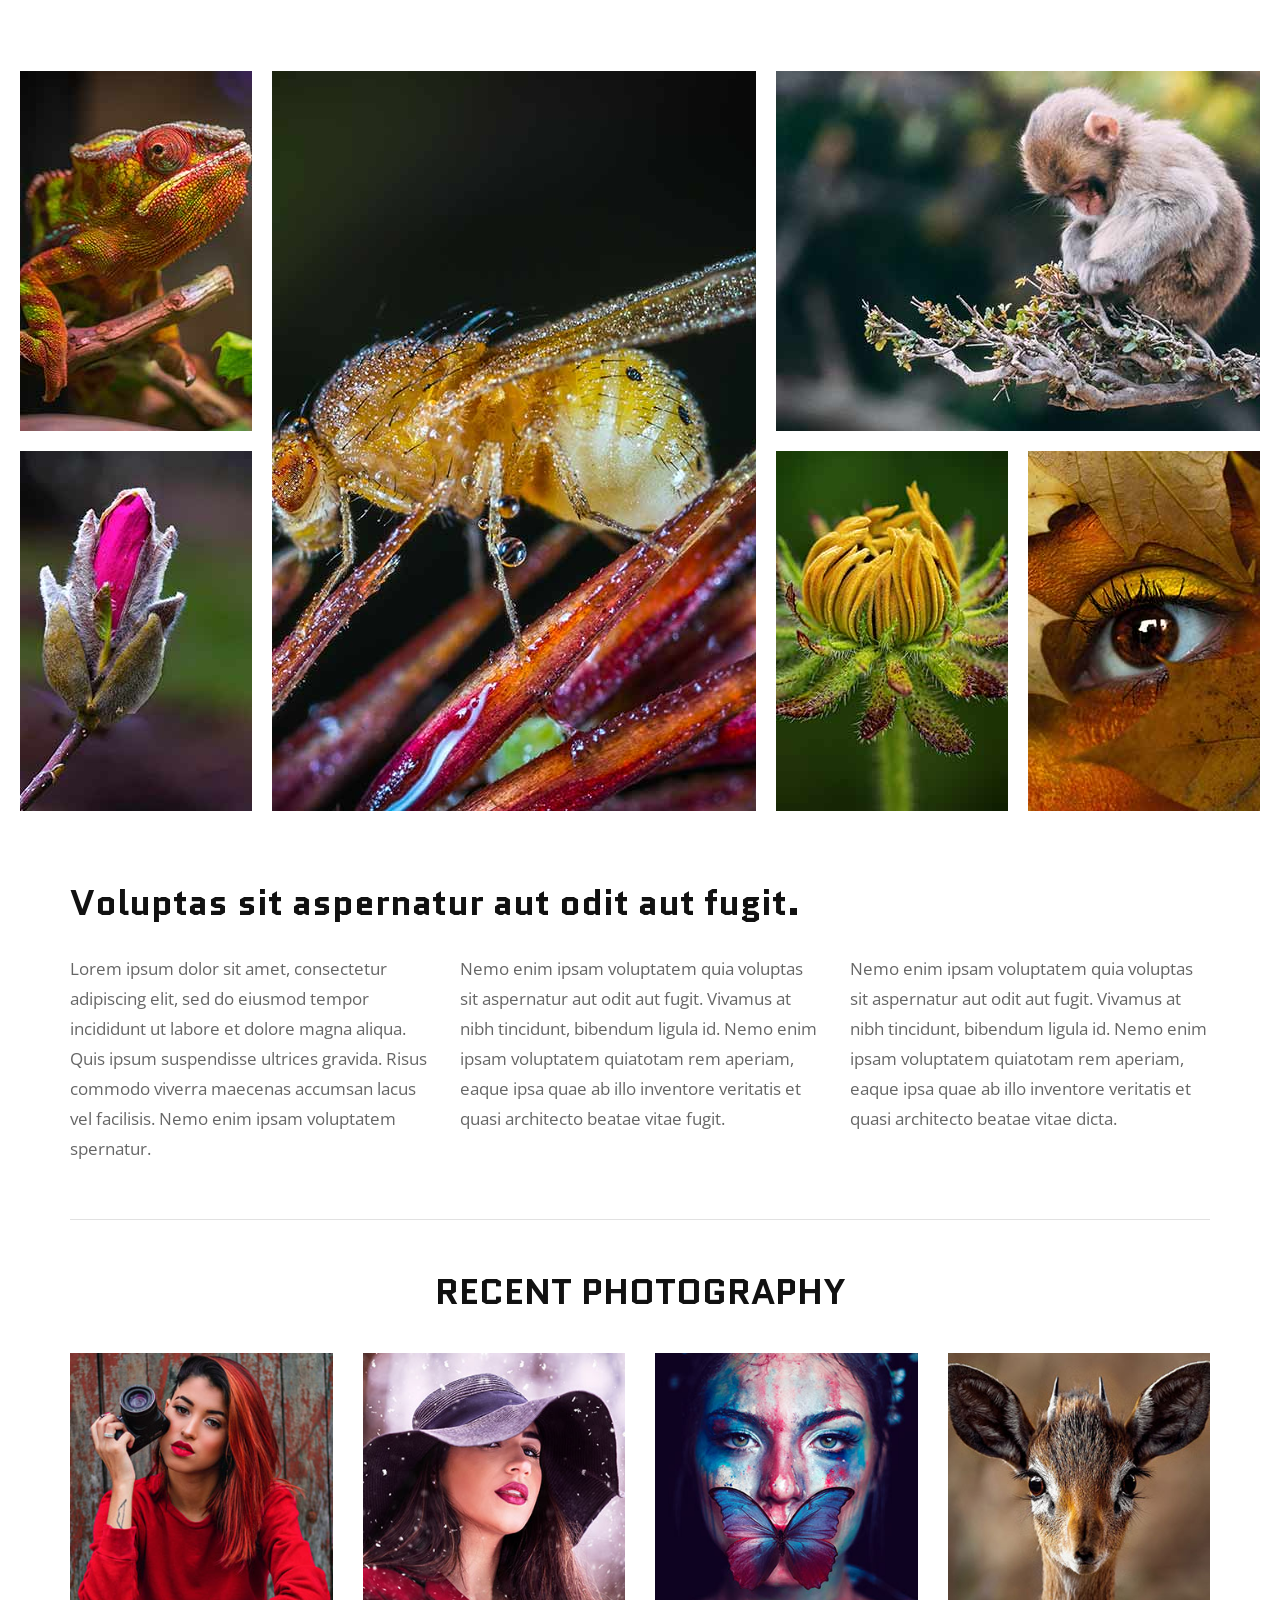
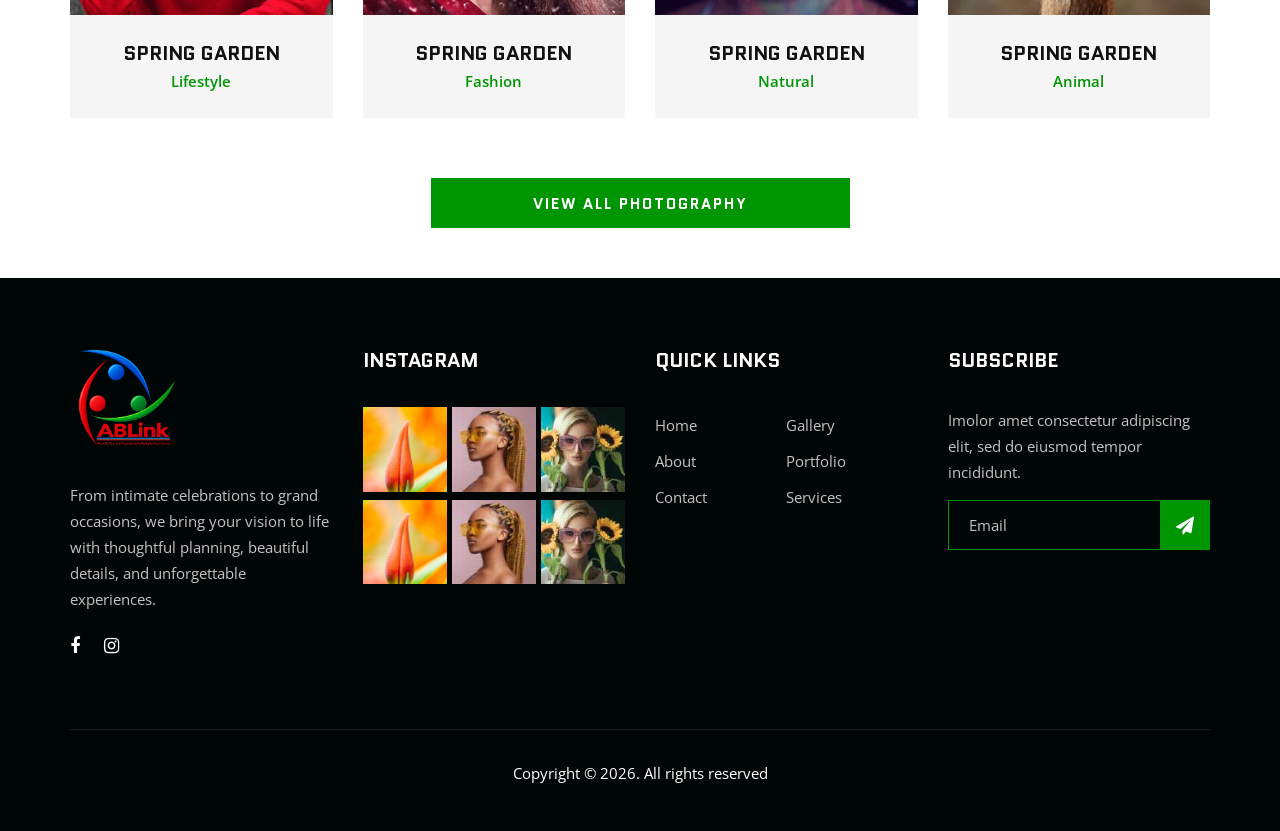
<file: portfolio-details.html>
<!DOCTYPE html>
<html lang="zxx">

<meta http-equiv="content-type" content="text/html;charset=utf-8" />

<head>
    <meta charset="UTF-8">
    <meta name="viewport" content="width=device-width, initial-scale=1.0">
    <title>Portfolio Detail Page</title>
    <meta name="description" content="Phozogy Template">
    <meta name="keywords" content="Phozogy, unica, creative, html">
    <meta http-equiv="X-UA-Compatible" content="ie=edge">

    <!-- Google Font -->
    <link href="https://fonts.googleapis.com/css?family=Quantico:400,700&amp;display=swap" rel="stylesheet">
    <link href="https://fonts.googleapis.com/css?family=Open+Sans:400,600,700&amp;display=swap" rel="stylesheet">

    <!-- Css Styles -->
    <link rel="stylesheet" href="css/bootstrap.min.css" type="text/css">
    <link rel="stylesheet" href="css/font-awesome.min.css" type="text/css">
    <link rel="stylesheet" href="css/elegant-icons.css" type="text/css">
    <link rel="stylesheet" href="css/owl.carousel.min.css" type="text/css">
    <link rel="stylesheet" href="css/magnific-popup.css" type="text/css">
    <link rel="stylesheet" href="css/slicknav.min.css" type="text/css">
    <link rel="stylesheet" href="css/style.css" type="text/css">

    <script src="https://ajax.googleapis.com/ajax/libs/jquery/3.5.0/jquery.min.js"></script>
    <script>$(function () { $("#header").load("header.html"); $("#footer").load("footer.html"); });</script>
</head>

<body>
    <!-- Page Preloder -->
    <div id="preloder">
        <div class="loader"></div>
    </div>

    <div id="header"></div>

    <!-- Breadcrumb Begin -->
    <div class="breadcrumb-option spad">
        <div class="container">
            <div class="row">
                <div class="col-lg-12">
                    <div class="bo-links">
                        <a href="/"><i class="fa fa-home"></i> Home</a>
                        <a href="portfolio.html">Portfolio</a>
                        <span>Color of natural</span>
                    </div>
                </div>
            </div>
        </div>
    </div>
    <!-- Breadcrumb End -->

    <!-- Portfolio Hero Section Begin -->
    <section class="portfolio-hero-section set-bg" data-setbg="img/portfolio/details/details-hero.jpg">
        <div class="container">
            <div class="row">
                <div class="col-lg-12">
                    <div class="ph-text">
                        <h2>Color of natural</h2>
                        <ul>
                            <li>Natural</li>
                            <li>Aniaml</li>
                            <li>Lifestyle</li>
                        </ul>
                    </div>
                </div>
            </div>
        </div>
    </section>
    <!-- Portfolio Hero Section End -->

    <!-- Portfolio Details Section Begin -->
    <section class="portfolio-details-section spad">
        <div class="container">
            <div class="row">
                <div class="col-lg-6">
                    <div class="pd-text">
                        <p>Lorem ipsum dolor sit amet, consectetur adipiscing elit, sed do eiusmod tempor incididunt ut
                            labore et dolore magna aliqua. Quis ipsum suspendisse ultrices gravida. Risus commodo
                            viverra maecenas accumsan lacus vel facilisis.Nemo enim ipsam voluptatem quia voluptas sit
                            aspernatur aut odit aut fugit. Vivamus at nibh tincidunt, bibendum ligula id. Nemo enim
                            ipsam voluptatem quiatotam rem.</p>
                        <p>Enim ipsam voluptatem quiatotam rem aperiam, eaque ipsa quae ab illo inventore aperiam, eaque
                            ipsa quae ab illo inventore veritatis et quasi architecto. Nemo enim ipsam voluptatem quia
                            voluptas sit aspernatur aut odit aut fugit.</p>
                    </div>
                </div>
                <div class="col-lg-6">
                    <div class="pd-text">
                        <p>Sed ut perspiciatis unde omnis iste natus error sit voluptatem accusantium doloremque
                            laudantium, totam rem aperiam, eaque ipsa quae ab illo inventore veritatis et quasi
                            architecto beatae vitae dicta sunt explicabo. Nemo enim ipsam voluptatem quia voluptas sit
                            aspernatur aut odit aut fugit. Vivamus at nibh tincidunt, bibendum ligula id. Nemo veritatis
                            et quasi architecto beatae vitae dicta sunt explicabo.</p>
                        <p>Nemo enim ipsam voluptatem quia voluptas sit aspernatur aut odit aut fugit. Vivamus at nibh
                            tincidunt, bibendum ligula id. Nemo enim ipsam voluptatem quiatotam rem aperiam, eaque ipsa
                            quae ab illo inventore veritatis et quasi architecto.</p>
                    </div>
                </div>
            </div>
        </div>
        <div class="portfolio-pics">
            <div class="portfolio-details-pic">
                <div class="pdp-item set-bg" data-setbg="img/portfolio/details/details-pic/dp-1.jpg"></div>
                <div class="pdp-item set-bg large-width large-height"
                    data-setbg="img/portfolio/details/details-pic/dp-2.jpg"></div>
                <div class="pdp-item set-bg large-width" data-setbg="img/portfolio/details/details-pic/dp-3.jpg"></div>
                <div class="pdp-item set-bg" data-setbg="img/portfolio/details/details-pic/dp-4.jpg"></div>
                <div class="pdp-item set-bg" data-setbg="img/portfolio/details/details-pic/dp-5.jpg"></div>
                <div class="pdp-item set-bg" data-setbg="img/portfolio/details/details-pic/dp-6.jpg"></div>
            </div>
        </div>
        <div class="pd-more-text">
            <div class="container">
                <div class="row">
                    <div class="col-lg-12">
                        <h2>Voluptas sit aspernatur aut odit aut fugit.</h2>
                    </div>
                    <div class="col-lg-4">
                        <p>Lorem ipsum dolor sit amet, consectetur adipiscing elit, sed do eiusmod tempor incididunt ut
                            labore et dolore magna aliqua. Quis ipsum suspendisse ultrices gravida. Risus commodo
                            viverra maecenas accumsan lacus vel facilisis. Nemo enim ipsam voluptatem spernatur.</p>
                    </div>
                    <div class="col-lg-4">
                        <p>Nemo enim ipsam voluptatem quia voluptas sit aspernatur aut odit aut fugit. Vivamus at nibh
                            tincidunt, bibendum ligula id. Nemo enim ipsam voluptatem quiatotam rem aperiam, eaque ipsa
                            quae ab illo inventore veritatis et quasi architecto beatae vitae fugit.</p>
                    </div>
                    <div class="col-lg-4">
                        <p>Nemo enim ipsam voluptatem quia voluptas sit aspernatur aut odit aut fugit. Vivamus at nibh
                            tincidunt, bibendum ligula id. Nemo enim ipsam voluptatem quiatotam rem aperiam, eaque ipsa
                            quae ab illo inventore veritatis et quasi architecto beatae vitae dicta.</p>
                    </div>
                </div>
            </div>
        </div>
    </section>
    <!-- Portfolio Details Section End -->

    <!-- Recent Photography Section Begin -->
    <section class="recent-photography-section spad">
        <div class="container">
            <div class="row">
                <div class="col-lg-12 text-center">
                    <div class="section-title">
                        <h2>Recent photography</h2>
                    </div>
                </div>
            </div>
            <div class="row">
                <div class="col-lg-3 col-md-6 col-sm-6">
                    <div class="rp-item">
                        <img src="img/recent-photography/rp-1.jpg" alt="">
                        <div class="rp-text">
                            <h5>SPRING GARDEN</h5>
                            <span>Lifestyle</span>
                        </div>
                    </div>
                </div>
                <div class="col-lg-3 col-md-6 col-sm-6">
                    <div class="rp-item">
                        <img src="img/recent-photography/rp-2.jpg" alt="">
                        <div class="rp-text">
                            <h5>SPRING GARDEN</h5>
                            <span>Fashion</span>
                        </div>
                    </div>
                </div>
                <div class="col-lg-3 col-md-6 col-sm-6">
                    <div class="rp-item">
                        <img src="img/recent-photography/rp-3.jpg" alt="">
                        <div class="rp-text">
                            <h5>SPRING GARDEN</h5>
                            <span>Natural</span>
                        </div>
                    </div>
                </div>
                <div class="col-lg-3 col-md-6 col-sm-6">
                    <div class="rp-item">
                        <img src="img/recent-photography/rp-4.jpg" alt="">
                        <div class="rp-text">
                            <h5>SPRING GARDEN</h5>
                            <span>Animal</span>
                        </div>
                    </div>
                </div>
            </div>
            <div class="load-more-btn portfolio-btn">
                <a href="#">View all photography</a>
            </div>
        </div>
    </section>
    <!-- Recent Photography Section End -->

    <!-- Footer -->
    <div id="footer"></div>

</body>

</html>
</file>
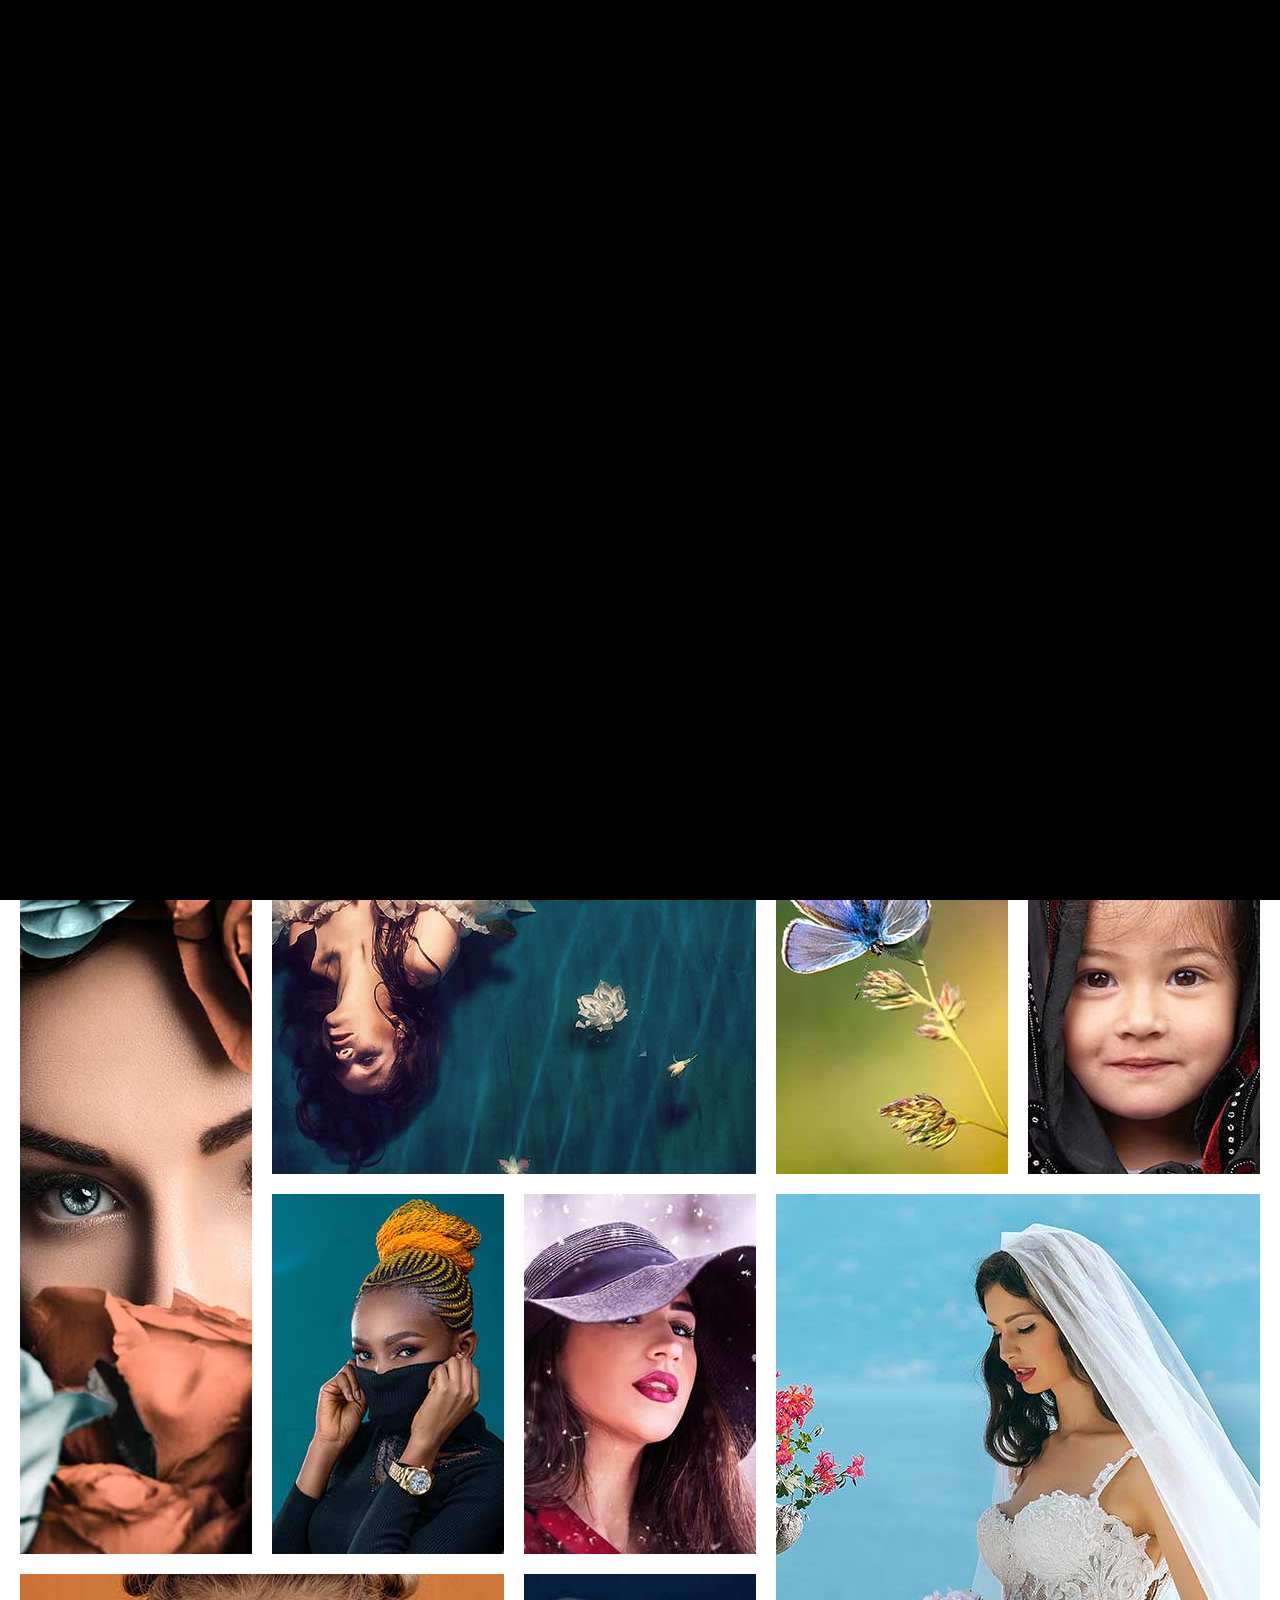
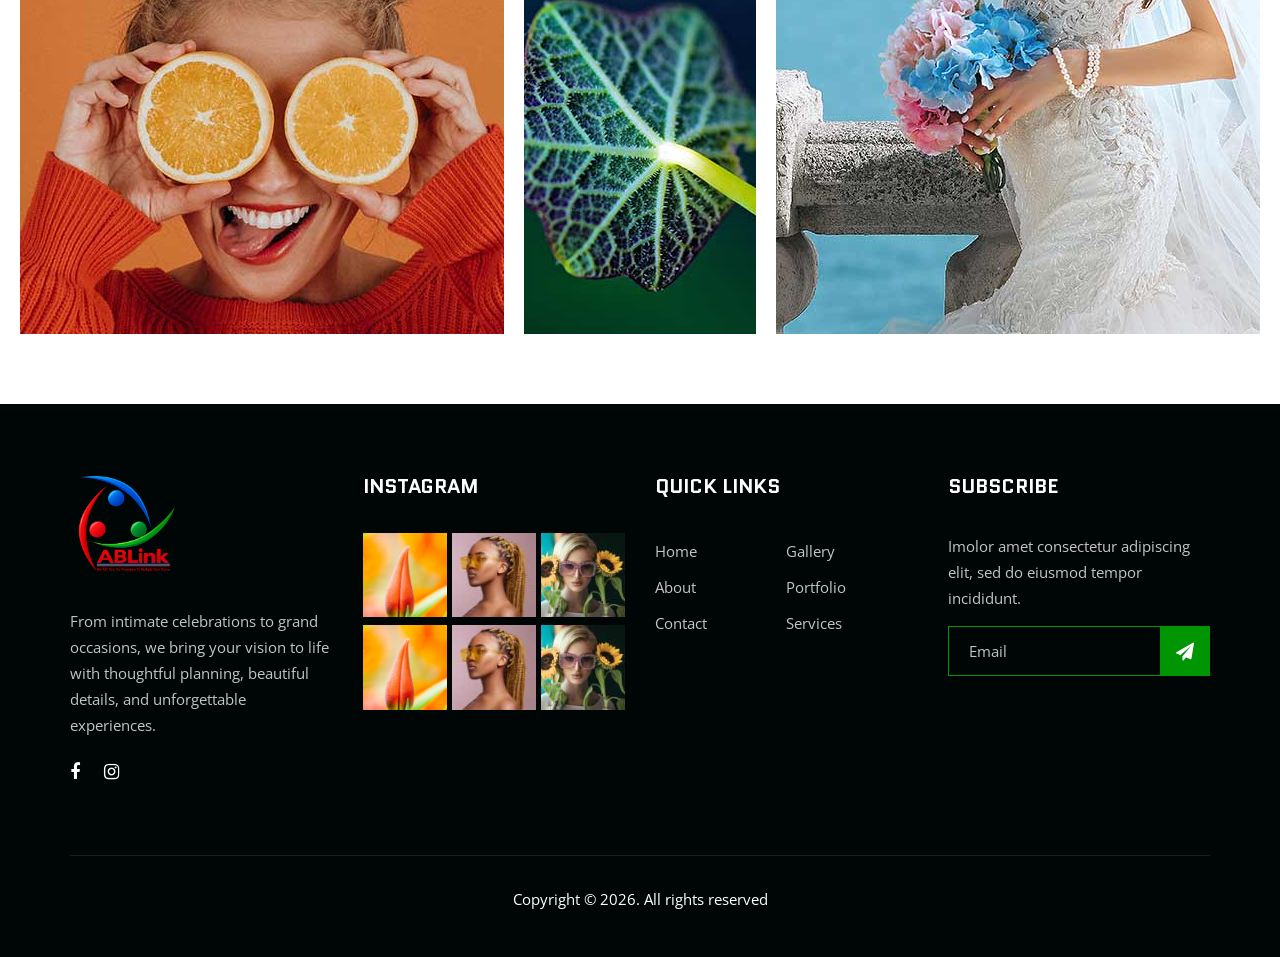
<file: portfolio.html>
<!DOCTYPE html>
<html lang="zxx">

<meta http-equiv="content-type" content="text/html;charset=utf-8" />

<head>
    <meta charset="UTF-8">
    <meta name="viewport" content="width=device-width, initial-scale=1.0">
    <title>Portfolio</title>
    <meta name="description" content="">
    <meta name="keywords" content="">
    <meta http-equiv="X-UA-Compatible" content="ie=edge">

    <!-- Google Font -->
    <link href="https://fonts.googleapis.com/css?family=Quantico:400,700&amp;display=swap" rel="stylesheet">
    <link href="https://fonts.googleapis.com/css?family=Open+Sans:400,600,700&amp;display=swap" rel="stylesheet">

    <!-- Css Styles -->
    <link rel="stylesheet" href="css/bootstrap.min.css" type="text/css">
    <link rel="stylesheet" href="css/font-awesome.min.css" type="text/css">
    <link rel="stylesheet" href="css/elegant-icons.css" type="text/css">
    <link rel="stylesheet" href="css/owl.carousel.min.css" type="text/css">
    <link rel="stylesheet" href="css/magnific-popup.css" type="text/css">
    <link rel="stylesheet" href="css/slicknav.min.css" type="text/css">
    <link rel="stylesheet" href="css/style.css" type="text/css">

    <script src="https://ajax.googleapis.com/ajax/libs/jquery/3.5.0/jquery.min.js"></script>
    <script>$(function () { $("#header").load("header.html"); $("#footer").load("footer.html"); });</script>
</head>

<body>
    <!-- Page Preloder -->
    <div id="preloder">
        <div class="loader"></div>
    </div>

    <div id="header"></div>

    <!-- Breadcrumb Begin -->
    <div class="breadcrumb-option spad">
        <div class="container">
            <div class="row">
                <div class="col-lg-12">
                    <div class="bo-links">
                        <a href="/"><i class="fa fa-home"></i> Home</a>
                        <span>Portfolio</span>
                    </div>
                </div>
            </div>
        </div>
    </div>
    <!-- Breadcrumb End -->

    <!-- Portfolio Section Begin -->
    <section class="portfolio-section portfolio-page spad">
        <div class="container">
            <div class="row">
                <div class="col-lg-12">
                    <div class="section-title">
                        <h2>Our latest works</h2>
                    </div>
                    <div class="filter-controls">
                        <ul>
                            <li class="active" data-filter="*">All</li>
                            <li data-filter=".fashion">Fashion</li>
                            <li data-filter=".lifestyle">Lifestyle</li>
                            <li data-filter=".natural">Natural</li>
                            <li data-filter=".wedding">Wedding</li>
                            <li data-filter=".videos">Videos</li>
                        </ul>
                    </div>
                </div>
            </div>
        </div>
        <div class="container-fluid">
            <div class="row">
                <div class="col-lg-12 p-0">
                    <div class="portfolio-filter">
                        <div class="pf-item set-bg fashion" data-setbg="img/portfolio/pf-1.jpg">
                            <a href="img/portfolio/pf-1.jpg" class="pf-icon image-popup"><span
                                    class="icon_plus"></span></a>
                            <div class="pf-text">
                                <h4>COLORS SPEAK</h4>
                                <span>Fashion</span>
                            </div>
                        </div>
                        <div class="pf-item large-width large-height set-bg lifestyle"
                            data-setbg="img/portfolio/pf-2.jpg">
                            <a href="img/portfolio/pf-2.jpg" class="pf-icon image-popup"><span
                                    class="icon_plus"></span></a>
                            <div class="pf-text">
                                <h4>COLORS SPEAK</h4>
                                <span>Fashion</span>
                            </div>
                        </div>
                        <div class="pf-item large-width set-bg natural" data-setbg="img/portfolio/pf-3.jpg">
                            <a href="img/portfolio/pf-3.jpg" class="pf-icon image-popup"><span
                                    class="icon_plus"></span></a>
                            <div class="pf-text">
                                <h4>COLORS SPEAK</h4>
                                <span>Fashion</span>
                            </div>
                        </div>
                        <div class="pf-item large-height set-bg wedding" data-setbg="img/portfolio/pf-4.jpg">
                            <a href="img/portfolio/pf-4.jpg" class="pf-icon image-popup"><span
                                    class="icon_plus"></span></a>
                            <div class="pf-text">
                                <h4>COLORS SPEAK</h4>
                                <span>Fashion</span>
                            </div>
                        </div>
                        <div class="pf-item set-bg lifestyle" data-setbg="img/portfolio/pf-7.jpg">
                            <a href="img/portfolio/pf-7.jpg" class="pf-icon image-popup"><span
                                    class="icon_plus"></span></a>
                            <div class="pf-text">
                                <h4>COLORS SPEAK</h4>
                                <span>Fashion</span>
                            </div>
                        </div>
                        <div class="pf-item set-bg natural" data-setbg="img/portfolio/pf-8.jpg">
                            <a href="img/portfolio/pf-8.jpg" class="pf-icon image-popup"><span
                                    class="icon_plus"></span></a>
                            <div class="pf-text">
                                <h4>COLORS SPEAK</h4>
                                <span>Fashion</span>
                            </div>
                        </div>
                        <div class="pf-item set-bg videos" data-setbg="img/portfolio/pf-5.jpg">
                            <a href="img/portfolio/pf-5.jpg" class="pf-icon image-popup"><span
                                    class="icon_plus"></span></a>
                            <div class="pf-text">
                                <h4>COLORS SPEAK</h4>
                                <span>Fashion</span>
                            </div>
                        </div>
                        <div class="pf-item set-bg fashion" data-setbg="img/portfolio/pf-6.jpg">
                            <a href="img/portfolio/pf-6.jpg" class="pf-icon image-popup"><span
                                    class="icon_plus"></span></a>
                            <div class="pf-text">
                                <h4>COLORS SPEAK</h4>
                                <span>Fashion</span>
                            </div>
                        </div>
                        <div class="pf-item large-width set-bg videos" data-setbg="img/portfolio/pf-10.jpg">
                            <a href="img/portfolio/pf-10.jpg" class="pf-icon image-popup"><span
                                    class="icon_plus"></span></a>
                            <div class="pf-text">
                                <h4>COLORS SPEAK</h4>
                                <span>Fashion</span>
                            </div>
                        </div>
                        <div class="pf-item set-bg fashion" data-setbg="img/portfolio/pf-11.jpg">
                            <a href="img/portfolio/pf-11.jpg" class="pf-icon image-popup"><span
                                    class="icon_plus"></span></a>
                            <div class="pf-text">
                                <h4>COLORS SPEAK</h4>
                                <span>Fashion</span>
                            </div>
                        </div>
                        <div class="pf-item large-width large-height set-bg wedding"
                            data-setbg="img/portfolio/pf-9.jpg">
                            <a href="img/portfolio/pf-9.jpg" class="pf-icon image-popup"><span
                                    class="icon_plus"></span></a>
                            <div class="pf-text">
                                <h4>COLORS SPEAK</h4>
                                <span>Fashion</span>
                            </div>
                        </div>
                    </div>
                </div>
            </div>
        </div>
    </section>
    <!-- Portfolio Section End -->

    <!-- Footer -->
    <div id="footer"></div>

</body>

</html>
</file>
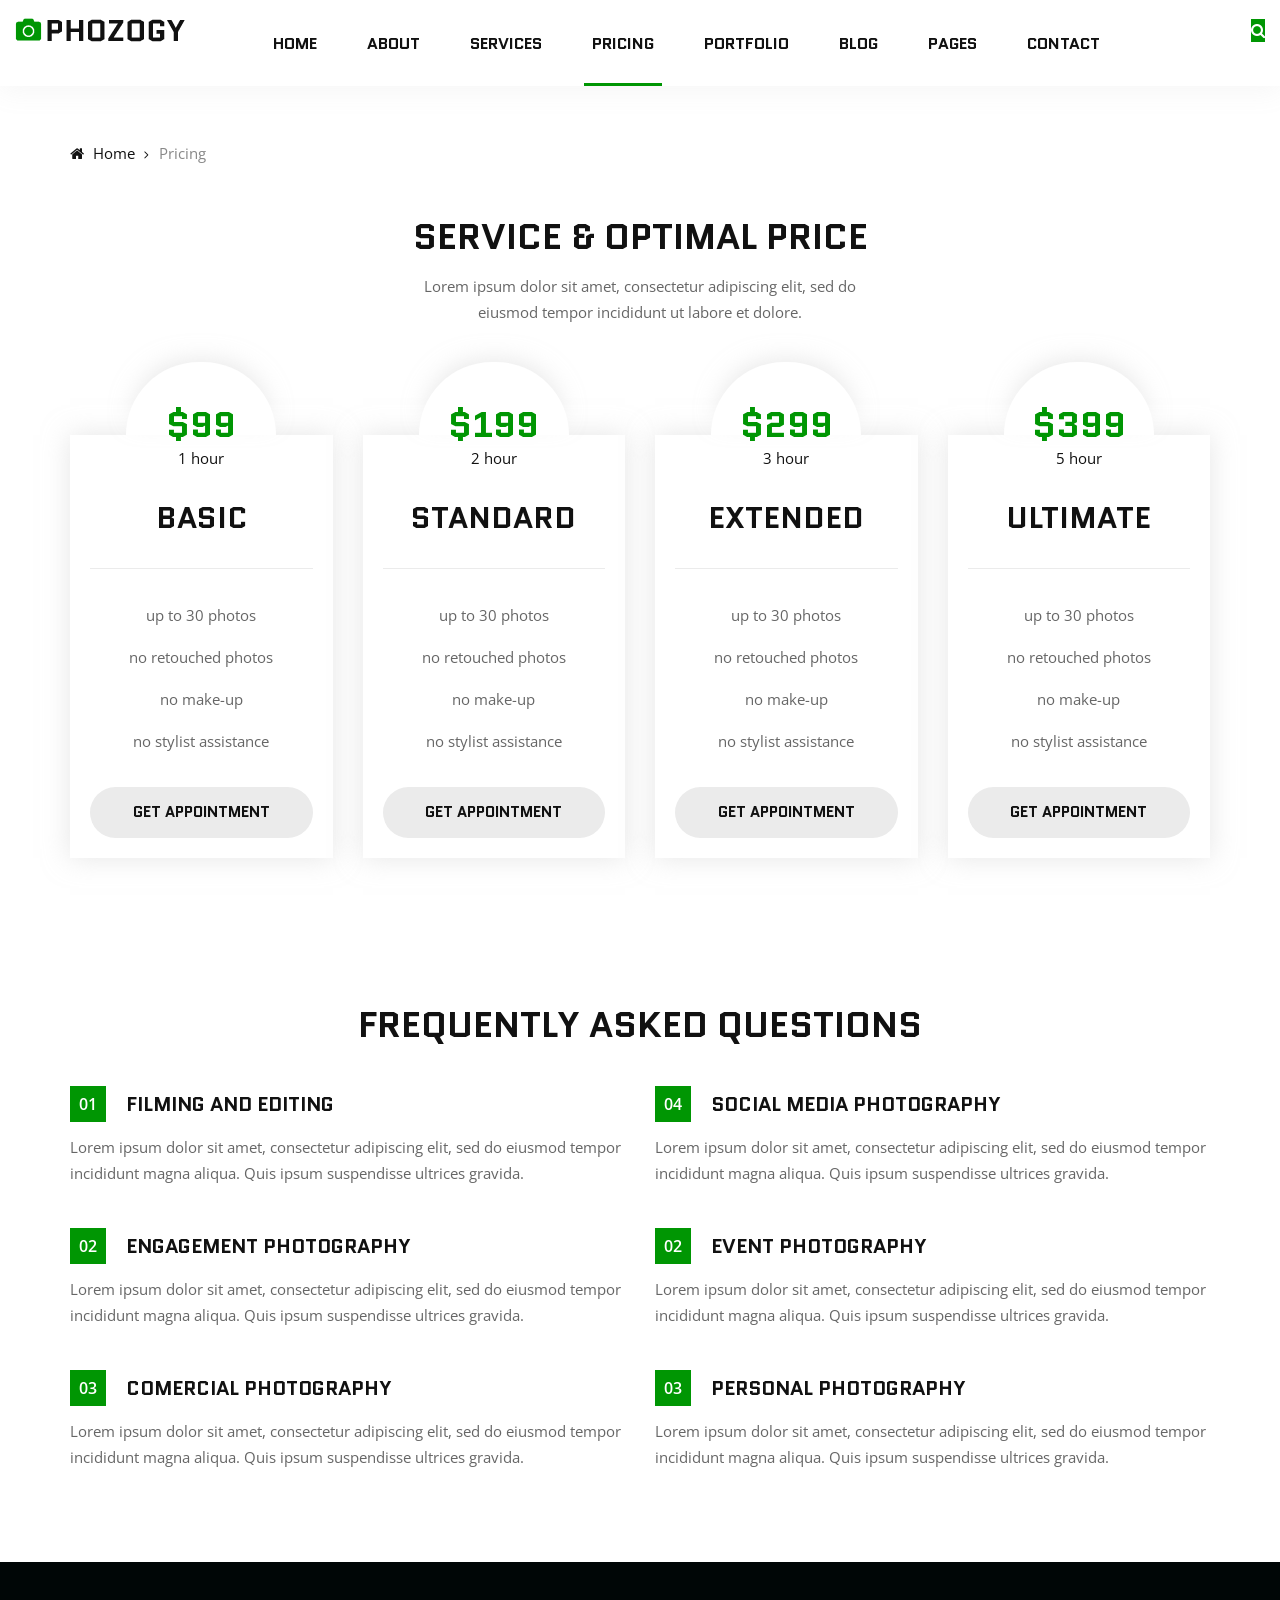
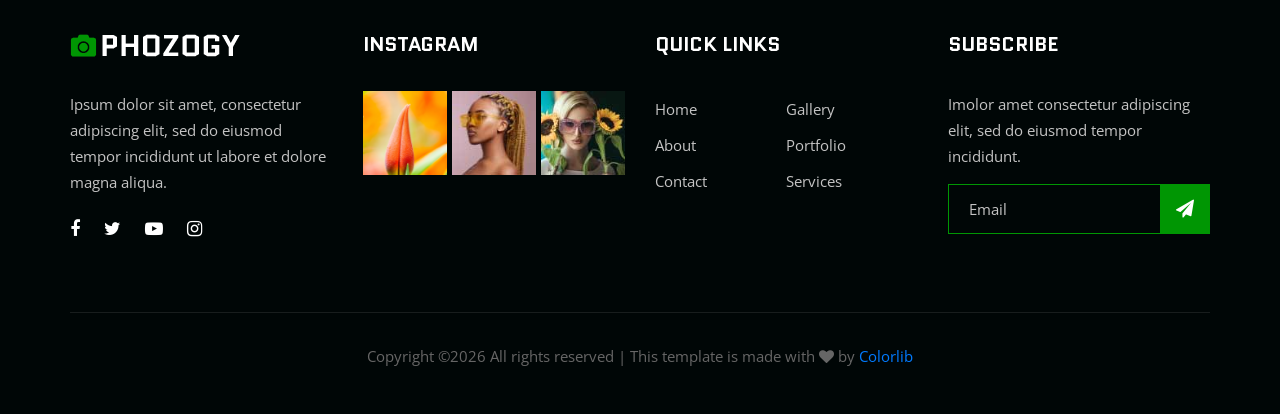
<file: pricing.html>
<!DOCTYPE html>
<html lang="zxx">


<!-- Mirrored from themewagon.github.io/phozogy/pricing.html by HTTrack Website Copier/3.x [XR&CO'2014], Mon, 21 Sep 2026 05:48:32 GMT -->
<!-- Added by HTTrack --><meta http-equiv="content-type" content="text/html;charset=utf-8" /><!-- /Added by HTTrack -->
<head>
    <meta charset="UTF-8">
    <meta name="description" content="Phozogy Template">
    <meta name="keywords" content="Phozogy, unica, creative, html">
    <meta name="viewport" content="width=device-width, initial-scale=1.0">
    <meta http-equiv="X-UA-Compatible" content="ie=edge">
    <title>Phozogy | Template</title>

    <!-- Google Font -->
    <link href="https://fonts.googleapis.com/css?family=Quantico:400,700&amp;display=swap" rel="stylesheet">
    <link href="https://fonts.googleapis.com/css?family=Open+Sans:400,600,700&amp;display=swap" rel="stylesheet">

    <!-- Css Styles -->
    <link rel="stylesheet" href="css/bootstrap.min.css" type="text/css">
    <link rel="stylesheet" href="css/font-awesome.min.css" type="text/css">
    <link rel="stylesheet" href="css/elegant-icons.css" type="text/css">
    <link rel="stylesheet" href="css/owl.carousel.min.css" type="text/css">
    <link rel="stylesheet" href="css/magnific-popup.css" type="text/css">
    <link rel="stylesheet" href="css/slicknav.min.css" type="text/css">
    <link rel="stylesheet" href="css/style.css" type="text/css">
</head>

<body>
    <!-- Page Preloder -->
    <div id="preloder">
        <div class="loader"></div>
    </div>

    <!-- Header Section Begin -->
    <header class="header-section header-normal">
        <div class="container-fluid">
            <div class="row">
                <div class="col-lg-12">
                    <div class="logo">
                        <a href="index.html">
                            <img src="img/logo.png" alt="">
                        </a>
                    </div>
                    <nav class="nav-menu mobile-menu">
                        <ul>
                            <li><a href="index.html">Home</a></li>
                            <li><a href="about.html">About</a></li>
                            <li><a href="services.html">Services</a></li>
                            <li class="active"><a href="pricing.html">Pricing</a></li>
                            <li><a href="portfolio.html">Portfolio</a></li>
                            <li><a href="blog.html">Blog</a></li>
                            <li><a href="#">Pages</a>
                                <ul class="dropdown">
                                    <li><a href="gallery.html">Gallery</a></li>
                                    <li><a href="portfolio-details.html">Portfolio Details</a></li>
                                    <li><a href="blog-details.html">Blog Details</a></li>
                                </ul>
                            </li>
                            <li><a href="contact.html">Contact</a></li>
                        </ul>
                    </nav>
                    <div class="top-search search-switch">
                        <i class="fa fa-search"></i>
                    </div>
                    <div id="mobile-menu-wrap"></div>
                </div>
            </div>
        </div>
    </header>
    <!-- Header End -->

    <!-- Breadcrumb Begin -->
    <div class="breadcrumb-option spad">
        <div class="container">
            <div class="row">
                <div class="col-lg-12">
                    <div class="bo-links">
                        <a href="index.html"><i class="fa fa-home"></i> Home</a>
                        <span>Pricing</span>
                    </div>
                </div>
            </div>
        </div>
    </div>
    <!-- Breadcrumb End -->

    <!-- Pricing Section Begin -->
    <section class="pricing-section spad">
        <div class="container">
            <div class="row">
                <div class="col-lg-12 text-center">
                    <div class="section-title pricing-title">
                        <h2>service & optimal price</h2>
                        <p>Lorem ipsum dolor sit amet, consectetur adipiscing elit, sed do<br /> eiusmod tempor
                            incididunt ut labore et dolore.</p>
                    </div>
                </div>
            </div>
            <div class="row">
                <div class="col-lg-3 col-md-6">
                    <div class="pricing-item">
                        <div class="pi-price">
                            <h2>$99</h2>
                            <span>1 hour</span>
                        </div>
                        <div class="pi-title">
                            <h3>Basic</h3>
                        </div>
                        <div class="pi-text">
                            <ul>
                                <li>up to 30 photos</li>
                                <li>no retouched photos</li>
                                <li>no make-up</li>
                                <li>no stylist assistance</li>
                            </ul>
                            <a href="#" class="primary-btn">Get appointment</a>
                        </div>
                    </div>
                </div>
                <div class="col-lg-3 col-md-6">
                    <div class="pricing-item">
                        <div class="pi-price">
                            <h2>$199</h2>
                            <span>2 hour</span>
                        </div>
                        <div class="pi-title">
                            <h3>Standard</h3>
                        </div>
                        <div class="pi-text">
                            <ul>
                                <li>up to 30 photos</li>
                                <li>no retouched photos</li>
                                <li>no make-up</li>
                                <li>no stylist assistance</li>
                            </ul>
                            <a href="#" class="primary-btn">Get appointment</a>
                        </div>
                    </div>
                </div>
                <div class="col-lg-3 col-md-6">
                    <div class="pricing-item">
                        <div class="pi-price">
                            <h2>$299</h2>
                            <span>3 hour</span>
                        </div>
                        <div class="pi-title">
                            <h3>Extended</h3>
                        </div>
                        <div class="pi-text">
                            <ul>
                                <li>up to 30 photos</li>
                                <li>no retouched photos</li>
                                <li>no make-up</li>
                                <li>no stylist assistance</li>
                            </ul>
                            <a href="#" class="primary-btn">Get appointment</a>
                        </div>
                    </div>
                </div>
                <div class="col-lg-3 col-md-6">
                    <div class="pricing-item">
                        <div class="pi-price">
                            <h2>$399</h2>
                            <span>5 hour</span>
                        </div>
                        <div class="pi-title">
                            <h3>Ultimate</h3>
                        </div>
                        <div class="pi-text">
                            <ul>
                                <li>up to 30 photos</li>
                                <li>no retouched photos</li>
                                <li>no make-up</li>
                                <li>no stylist assistance</li>
                            </ul>
                            <a href="#" class="primary-btn">Get appointment</a>
                        </div>
                    </div>
                </div>
            </div>
        </div>
    </section>
    <!-- Pricing Section End -->

    <!-- Services Option Section Begin -->
    <section class="services-option">
        <div class="container">
            <div class="row">
                <div class="col-lg-12 text-center">
                    <div class="section-title">
                        <h2>frequently asked questions</h2>
                    </div>
                </div>
            </div>
            <div class="row">
                <div class="col-lg-6">
                    <div class="so-item">
                        <div class="so-title">
                            <div class="so-number">01</div>
                            <h5>Filming and Editing</h5>
                        </div>
                        <p>Lorem ipsum dolor sit amet, consectetur adipiscing elit, sed do eiusmod tempor incididunt
                            magna aliqua. Quis ipsum suspendisse ultrices gravida.</p>
                    </div>
                    <div class="so-item">
                        <div class="so-title">
                            <div class="so-number">02</div>
                            <h5>Engagement photography</h5>
                        </div>
                        <p>Lorem ipsum dolor sit amet, consectetur adipiscing elit, sed do eiusmod tempor incididunt
                            magna aliqua. Quis ipsum suspendisse ultrices gravida.</p>
                    </div>
                    <div class="so-item">
                        <div class="so-title">
                            <div class="so-number">03</div>
                            <h5>Comercial photography</h5>
                        </div>
                        <p>Lorem ipsum dolor sit amet, consectetur adipiscing elit, sed do eiusmod tempor incididunt
                            magna aliqua. Quis ipsum suspendisse ultrices gravida.</p>
                    </div>
                </div>
                <div class="col-lg-6">
                    <div class="so-item">
                        <div class="so-title">
                            <div class="so-number">04</div>
                            <h5>Social media photography</h5>
                        </div>
                        <p>Lorem ipsum dolor sit amet, consectetur adipiscing elit, sed do eiusmod tempor incididunt
                            magna aliqua. Quis ipsum suspendisse ultrices gravida.</p>
                    </div>
                    <div class="so-item">
                        <div class="so-title">
                            <div class="so-number">02</div>
                            <h5>Event Photography</h5>
                        </div>
                        <p>Lorem ipsum dolor sit amet, consectetur adipiscing elit, sed do eiusmod tempor incididunt
                            magna aliqua. Quis ipsum suspendisse ultrices gravida.</p>
                    </div>
                    <div class="so-item">
                        <div class="so-title">
                            <div class="so-number">03</div>
                            <h5>personal photography</h5>
                        </div>
                        <p>Lorem ipsum dolor sit amet, consectetur adipiscing elit, sed do eiusmod tempor incididunt
                            magna aliqua. Quis ipsum suspendisse ultrices gravida.</p>
                    </div>
                </div>
            </div>
        </div>
    </section>
    <!-- Services Option Section End -->

    <!-- Footer Section Begin -->
    <footer class="footer-section">
        <div class="container">
            <div class="row">
                <div class="col-lg-3 col-md-6 col-sm-6">
                    <div class="fs-about">
                        <div class="fa-logo">
                            <a href="#">
                                <img src="img/f-logo.png" alt="">
                            </a>
                        </div>
                        <p>Ipsum dolor sit amet, consectetur adipiscing elit, sed do eiusmod tempor incididunt ut labore
                            et dolore magna aliqua.</p>
                        <div class="fa-social">
                            <a href="#"><i class="fa fa-facebook"></i></a>
                            <a href="#"><i class="fa fa-twitter"></i></a>
                            <a href="#"><i class="fa fa-youtube-play"></i></a>
                            <a href="#"><i class="fa fa-instagram"></i></a>
                        </div>
                    </div>
                </div>
                <div class="col-lg-3 col-md-6 col-sm-6">
                    <div class="fs-widget">
                        <h5>Instagram</h5>
                        <div class="fw-instagram">
                            <img src="img/instagram/insta-1.jpg" alt="">
                            <img src="img/instagram/insta-2.jpg" alt="">
                            <img src="img/instagram/insta-3.jpg" alt="">
                        </div>
                    </div>
                </div>
                <div class="col-lg-3 col-md-6 col-sm-6">
                    <div class="fs-widget">
                        <h5>Quick links</h5>
                        <ul>
                            <li><a href="#">Home</a></li>
                            <li><a href="#">About</a></li>
                            <li><a href="#">Contact</a></li>
                        </ul>
                        <ul>
                            <li><a href="#">Gallery</a></li>
                            <li><a href="#">Portfolio</a></li>
                            <li><a href="#">Services</a></li>
                        </ul>
                    </div>
                </div>
                <div class="col-lg-3 col-md-6 col-sm-6">
                    <div class="fs-widget">
                        <h5>Subscribe</h5>
                        <p>Imolor amet consectetur adipiscing elit, sed do eiusmod tempor incididunt.</p>
                        <div class="fw-subscribe">
                            <form action="#">
                                <input type="text" placeholder="Email">
                                <button type="submit"><i class="fa fa-send"></i></button>
                            </form>
                        </div>
                    </div>
                </div>
                <div class="col-lg-12">
                    <div class="copyright-text">
                        <p><!-- Link back to Colorlib can't be removed. Template is licensed under CC BY 3.0. -->
  Copyright &copy;<script>document.write(new Date().getFullYear());</script> All rights reserved | This template is made with <i class="fa fa-heart" aria-hidden="true"></i> by <a href="https://colorlib.com/" target="_blank">Colorlib</a>
  <!-- Link back to Colorlib can't be removed. Template is licensed under CC BY 3.0. --></p>
                    </div>
                </div>
            </div>
        </div>
    </footer>
    <!-- Footer Section End -->

    <!-- Search model Begin -->
    <div class="search-model">
        <div class="h-100 d-flex align-items-center justify-content-center">
            <div class="search-close-switch">+</div>
            <form class="search-model-form">
                <input type="text" id="search-input" placeholder="Search here.....">
            </form>
        </div>
    </div>
    <!-- Search model end -->

    <!-- Js Plugins -->
    <script src="js/jquery-3.3.1.min.js"></script>
    <script src="js/bootstrap.min.js"></script>
    <script src="js/jquery.magnific-popup.min.js"></script>
    <script src="js/isotope.pkgd.min.js"></script>
    <script src="js/masonry.pkgd.min.js"></script>
    <script src="js/jquery.slicknav.js"></script>
    <script src="js/owl.carousel.min.js"></script>
    <script src="js/main.js"></script>
</body>


<!-- Mirrored from themewagon.github.io/phozogy/pricing.html by HTTrack Website Copier/3.x [XR&CO'2014], Mon, 21 Sep 2026 05:48:32 GMT -->
</html>
</file>
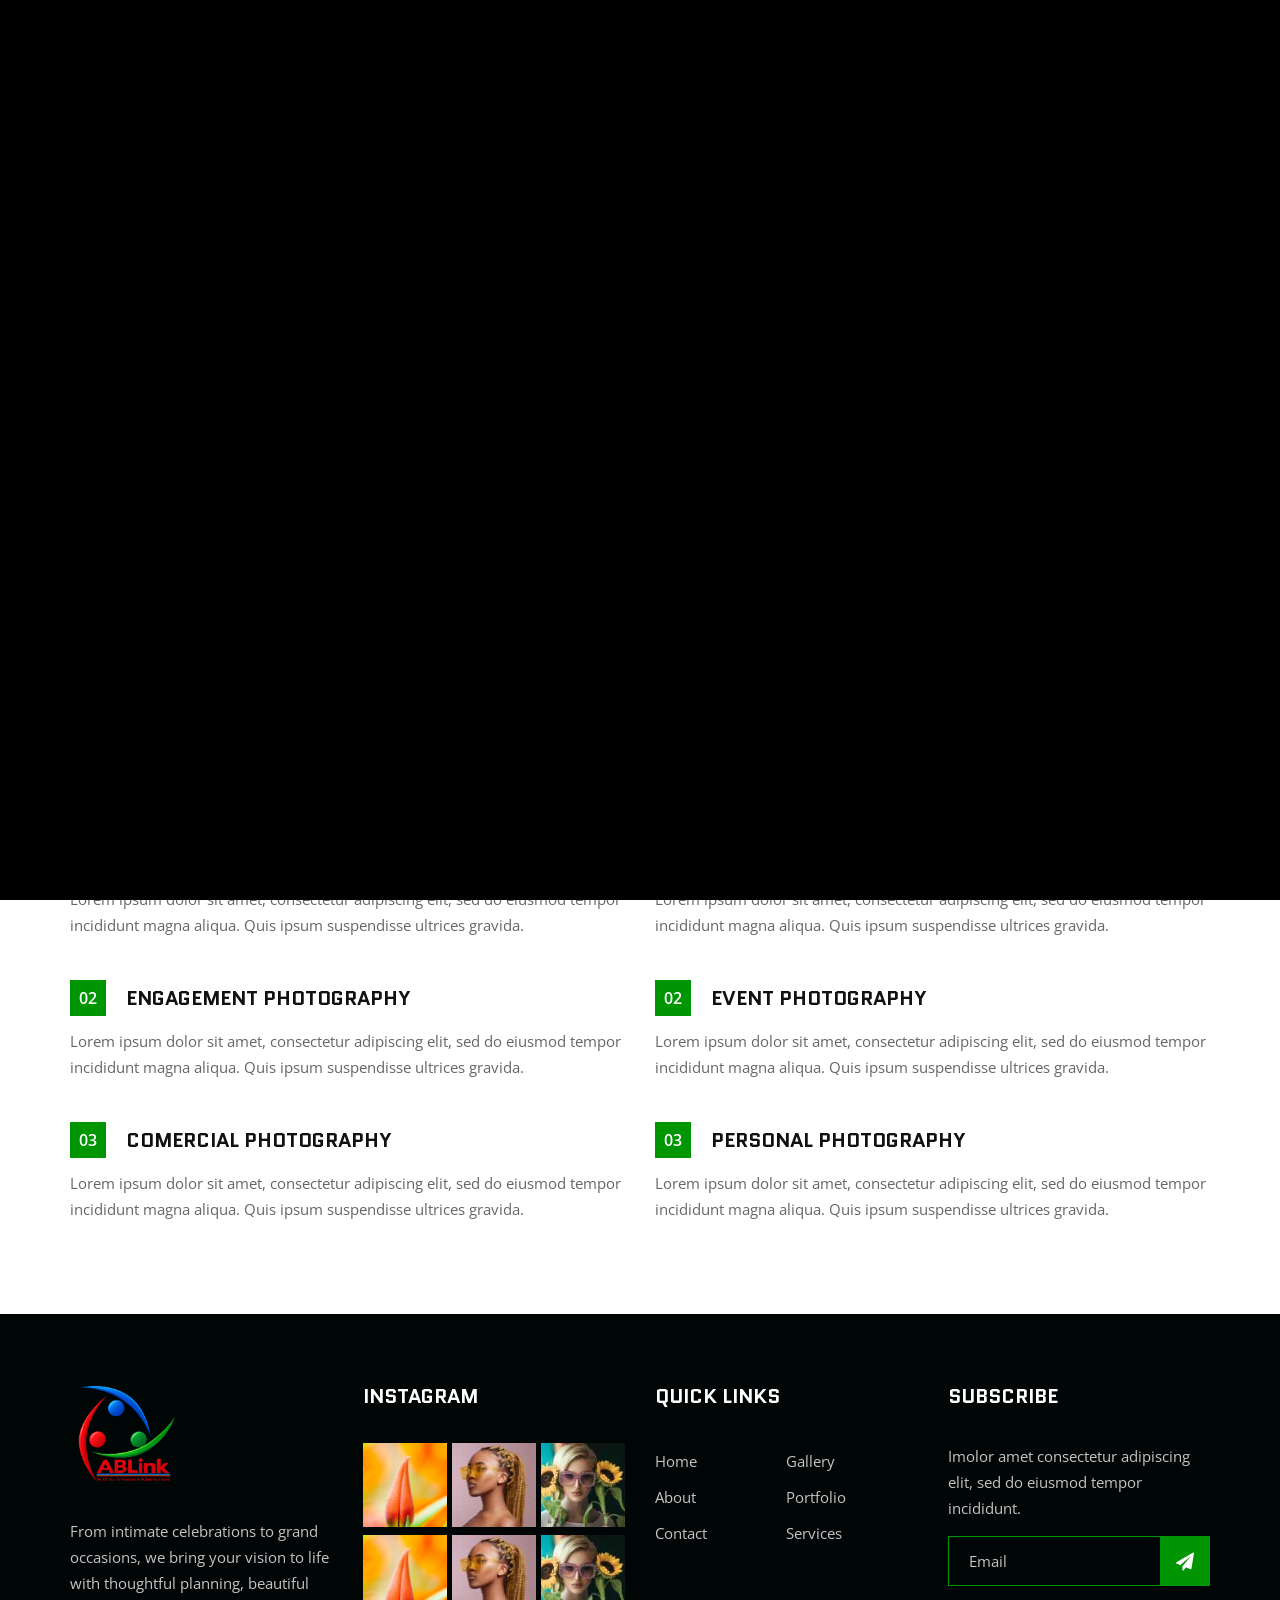
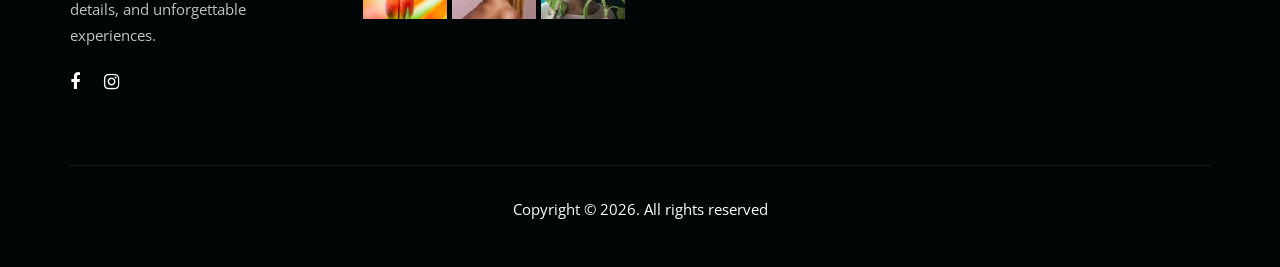
<file: services.html>
<!DOCTYPE html>
<html lang="zxx">

<meta http-equiv="content-type" content="text/html;charset=utf-8" />

<head>
    <meta charset="UTF-8">
    <meta name="viewport" content="width=device-width, initial-scale=1.0">
    <title>Phozogy | Template</title>
    <meta name="description" content="">
    <meta name="keywords" content="">
    <meta http-equiv="X-UA-Compatible" content="ie=edge">

    <!-- Google Font -->
    <link href="https://fonts.googleapis.com/css?family=Quantico:400,700&amp;display=swap" rel="stylesheet">
    <link href="https://fonts.googleapis.com/css?family=Open+Sans:400,600,700&amp;display=swap" rel="stylesheet">

    <!-- Css Styles -->
    <link rel="stylesheet" href="css/bootstrap.min.css" type="text/css">
    <link rel="stylesheet" href="css/font-awesome.min.css" type="text/css">
    <link rel="stylesheet" href="css/elegant-icons.css" type="text/css">
    <link rel="stylesheet" href="css/owl.carousel.min.css" type="text/css">
    <link rel="stylesheet" href="css/magnific-popup.css" type="text/css">
    <link rel="stylesheet" href="css/slicknav.min.css" type="text/css">
    <link rel="stylesheet" href="css/style.css" type="text/css">

    <script src="https://ajax.googleapis.com/ajax/libs/jquery/3.5.0/jquery.min.js"></script>
    <script>$(function () { $("#header").load("header.html"); $("#footer").load("footer.html"); });</script>
</head>

<body>
    <!-- Page Preloder -->
    <div id="preloder">
        <div class="loader"></div>
    </div>

    <div id="header"></div>

    <!-- Breadcrumb Begin -->
    <div class="breadcrumb-option spad">
        <div class="container">
            <div class="row">
                <div class="col-lg-12">
                    <div class="bo-links">
                        <a href="/"><i class="fa fa-home"></i> Home</a>
                        <span>Services</span>
                    </div>
                </div>
            </div>
        </div>
    </div>

    <!-- Services Section Begin -->
    <section class="services-section services-normal spad">
        <div class="container">
            <div class="row">
                <div class="col-lg-4 col-md-6 col-sm-6">
                    <div class="services-item">
                        <img src="img/services/service-1.jpg" alt="">
                        <h3>Shooting</h3>
                        <p>Lorem ipsum dolor sit amet, consectetur adipiscing elit, sed do eiusmod tempor incididunt
                            magna aliqua. Quis ipsum suspendisse ultrices gravida.</p>
                    </div>
                </div>
                <div class="col-lg-4 col-md-6 col-sm-6">
                    <div class="services-item">
                        <img src="img/services/service-2.jpg" alt="">
                        <h3>Videos</h3>
                        <p>Lorem ipsum dolor sit amet, consectetur adipiscing elit, sed do eiusmod tempor incididunt
                            magna aliqua. Quis ipsum suspendisse ultrices gravida.</p>
                    </div>
                </div>
                <div class="col-lg-4 col-md-6 col-sm-6">
                    <div class="services-item">
                        <img src="img/services/service-3.jpg" alt="">
                        <h3>Editing</h3>
                        <p>Lorem ipsum dolor sit amet, consectetur adipiscing elit, sed do eiusmod tempor incididunt
                            magna aliqua. Quis ipsum suspendisse ultrices gravida.</p>
                    </div>
                </div>
            </div>
        </div>
    </section>

    <!-- Services Option Section Begin -->
    <section class="services-option">
        <div class="container">
            <div class="row">
                <div class="col-lg-6">
                    <div class="so-item">
                        <div class="so-title">
                            <div class="so-number">01</div>
                            <h5>Filming and Editing</h5>
                        </div>
                        <p>Lorem ipsum dolor sit amet, consectetur adipiscing elit, sed do eiusmod tempor incididunt
                            magna aliqua. Quis ipsum suspendisse ultrices gravida.</p>
                    </div>
                    <div class="so-item">
                        <div class="so-title">
                            <div class="so-number">02</div>
                            <h5>Engagement photography</h5>
                        </div>
                        <p>Lorem ipsum dolor sit amet, consectetur adipiscing elit, sed do eiusmod tempor incididunt
                            magna aliqua. Quis ipsum suspendisse ultrices gravida.</p>
                    </div>
                    <div class="so-item">
                        <div class="so-title">
                            <div class="so-number">03</div>
                            <h5>Comercial photography</h5>
                        </div>
                        <p>Lorem ipsum dolor sit amet, consectetur adipiscing elit, sed do eiusmod tempor incididunt
                            magna aliqua. Quis ipsum suspendisse ultrices gravida.</p>
                    </div>
                </div>
                <div class="col-lg-6">
                    <div class="so-item">
                        <div class="so-title">
                            <div class="so-number">04</div>
                            <h5>Social media photography</h5>
                        </div>
                        <p>Lorem ipsum dolor sit amet, consectetur adipiscing elit, sed do eiusmod tempor incididunt
                            magna aliqua. Quis ipsum suspendisse ultrices gravida.</p>
                    </div>
                    <div class="so-item">
                        <div class="so-title">
                            <div class="so-number">02</div>
                            <h5>Event Photography</h5>
                        </div>
                        <p>Lorem ipsum dolor sit amet, consectetur adipiscing elit, sed do eiusmod tempor incididunt
                            magna aliqua. Quis ipsum suspendisse ultrices gravida.</p>
                    </div>
                    <div class="so-item">
                        <div class="so-title">
                            <div class="so-number">03</div>
                            <h5>personal photography</h5>
                        </div>
                        <p>Lorem ipsum dolor sit amet, consectetur adipiscing elit, sed do eiusmod tempor incididunt
                            magna aliqua. Quis ipsum suspendisse ultrices gravida.</p>
                    </div>
                </div>
            </div>
        </div>
    </section>

    <!-- Footer -->
    <div id="footer"></div>

</body>

</html>
</file>
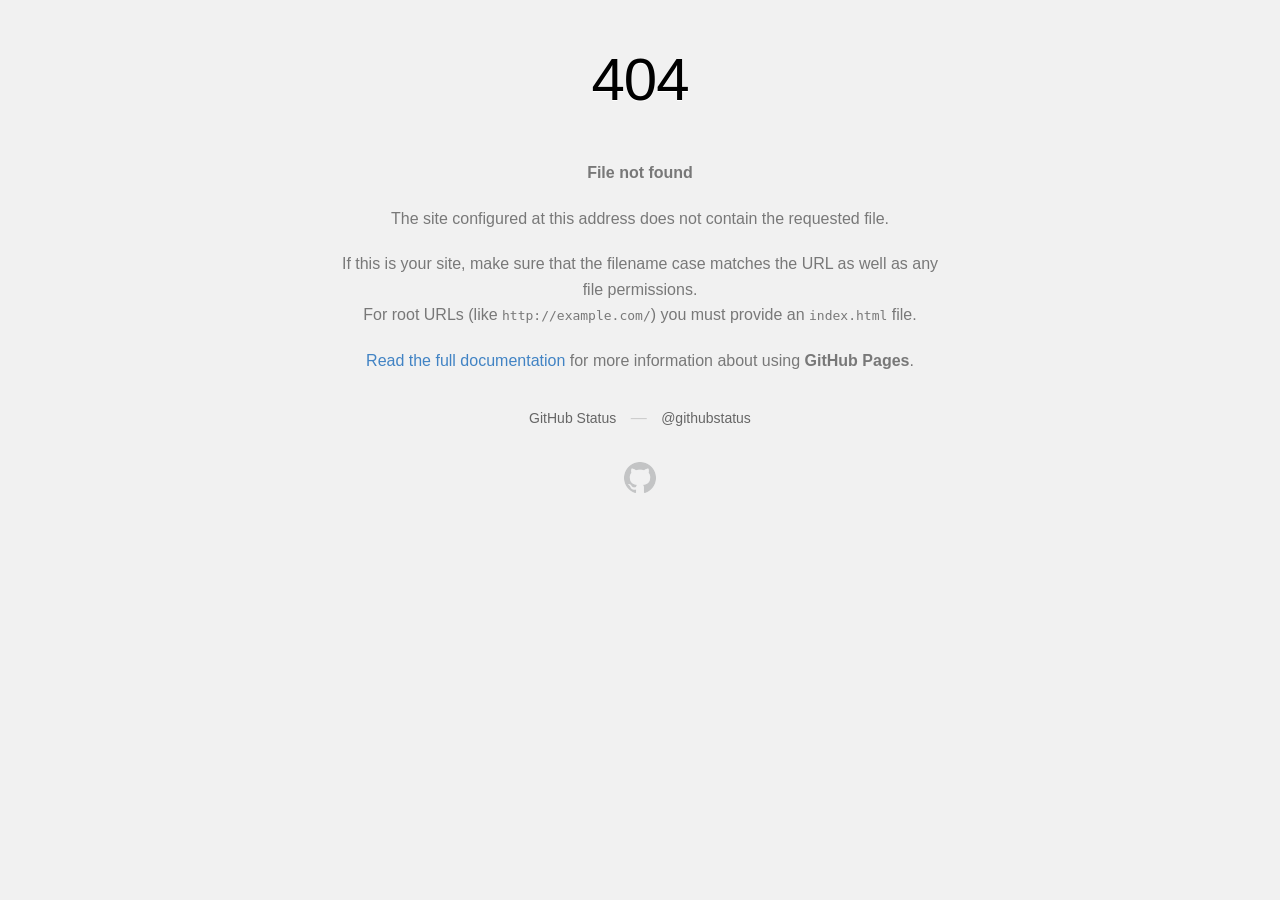
<file: css/owl.video.play.html>
<!DOCTYPE html>
<html>
  <head>
    <meta http-equiv="Content-type" content="text/html; charset=utf-8">
    <meta http-equiv="Content-Security-Policy" content="default-src 'none'; style-src 'unsafe-inline'; img-src data:; connect-src 'self'">
    <title>Page not found &middot; GitHub Pages</title>
    <style type="text/css" media="screen">
      body {
        background-color: #f1f1f1;
        margin: 0;
        font-family: "Helvetica Neue", Helvetica, Arial, sans-serif;
      }

      .container { margin: 50px auto 40px auto; width: 600px; text-align: center; }

      a { color: #4183c4; text-decoration: none; }
      a:hover { text-decoration: underline; }

      h1 { width: 800px; position:relative; left: -100px; letter-spacing: -1px; line-height: 60px; font-size: 60px; font-weight: 100; margin: 0px 0 50px 0; text-shadow: 0 1px 0 #fff; }
      p { color: rgba(0, 0, 0, 0.5); margin: 20px 0; line-height: 1.6; }

      ul { list-style: none; margin: 25px 0; padding: 0; }
      li { display: table-cell; font-weight: bold; width: 1%; }

      .logo { display: inline-block; margin-top: 35px; }
      .logo-img-2x { display: none; }
      @media
      only screen and (-webkit-min-device-pixel-ratio: 2),
      only screen and (   min--moz-device-pixel-ratio: 2),
      only screen and (     -o-min-device-pixel-ratio: 2/1),
      only screen and (        min-device-pixel-ratio: 2),
      only screen and (                min-resolution: 192dpi),
      only screen and (                min-resolution: 2dppx) {
        .logo-img-1x { display: none; }
        .logo-img-2x { display: inline-block; }
      }

      #suggestions {
        margin-top: 35px;
        color: #ccc;
      }
      #suggestions a {
        color: #666666;
        font-weight: 200;
        font-size: 14px;
        margin: 0 10px;
      }

    </style>
  </head>
  <body>

    <div class="container">

      <h1>404</h1>
      <p><strong>File not found</strong></p>

      <p>
        The site configured at this address does not
        contain the requested file.
      </p>

      <p>
        If this is your site, make sure that the filename case matches the URL
        as well as any file permissions.<br>
        For root URLs (like <code>http://example.com/</code>) you must provide an
        <code>index.html</code> file.
      </p>

      <p>
        <a href="https://help.github.com/pages/">Read the full documentation</a>
        for more information about using <strong>GitHub Pages</strong>.
      </p>

      <div id="suggestions">
        <a href="https://githubstatus.com">GitHub Status</a> &mdash;
        <a href="https://twitter.com/githubstatus">@githubstatus</a>
      </div>

      <a href="/" class="logo logo-img-1x">
        <img width="32" height="32" title="" alt="" src="[data-uri]">
      </a>

      <a href="/" class="logo logo-img-2x">
        <img width="32" height="32" title="" alt="" src="[data-uri]">
      </a>
    </div>
  </body>
</html>
</file>
<file: css/elegant-icons.css>
@font-face {
	font-family: 'ElegantIcons';
	src:url('../fonts/ElegantIcons.eot');
	src:url('../fonts/ElegantIconsd41d.eot?#iefix') format('embedded-opentype'),
		url('../fonts/ElegantIcons.woff') format('woff'),
		url('../fonts/ElegantIcons.ttf') format('truetype'),
		url('../fonts/ElegantIcons.svg#ElegantIcons') format('svg');
	font-weight: normal;
	font-style: normal;
}

/* Use the following CSS code if you want to use data attributes for inserting your icons */
[data-icon]:before {
	font-family: 'ElegantIcons';
	content: attr(data-icon);
	speak: none;
	font-weight: normal;
	font-variant: normal;
	text-transform: none;
	line-height: 1;
	-webkit-font-smoothing: antialiased;
	-moz-osx-font-smoothing: grayscale;
}

/* Use the following CSS code if you want to have a class per icon */
/*
Instead of a list of all class selectors,
you can use the generic selector below, but it's slower:
[class*="your-class-prefix"] {
*/
.arrow_up, .arrow_down, .arrow_left, .arrow_right, .arrow_left-up, .arrow_right-up, .arrow_right-down, .arrow_left-down, .arrow-up-down, .arrow_up-down_alt, .arrow_left-right_alt, .arrow_left-right, .arrow_expand_alt2, .arrow_expand_alt, .arrow_condense, .arrow_expand, .arrow_move, .arrow_carrot-up, .arrow_carrot-down, .arrow_carrot-left, .arrow_carrot-right, .arrow_carrot-2up, .arrow_carrot-2down, .arrow_carrot-2left, .arrow_carrot-2right, .arrow_carrot-up_alt2, .arrow_carrot-down_alt2, .arrow_carrot-left_alt2, .arrow_carrot-right_alt2, .arrow_carrot-2up_alt2, .arrow_carrot-2down_alt2, .arrow_carrot-2left_alt2, .arrow_carrot-2right_alt2, .arrow_triangle-up, .arrow_triangle-down, .arrow_triangle-left, .arrow_triangle-right, .arrow_triangle-up_alt2, .arrow_triangle-down_alt2, .arrow_triangle-left_alt2, .arrow_triangle-right_alt2, .arrow_back, .icon_minus-06, .icon_plus, .icon_close, .icon_check, .icon_minus_alt2, .icon_plus_alt2, .icon_close_alt2, .icon_check_alt2, .icon_zoom-out_alt, .icon_zoom-in_alt, .icon_search, .icon_box-empty, .icon_box-selected, .icon_minus-box, .icon_plus-box, .icon_box-checked, .icon_circle-empty, .icon_circle-slelected, .icon_stop_alt2, .icon_stop, .icon_pause_alt2, .icon_pause, .icon_menu, .icon_menu-square_alt2, .icon_menu-circle_alt2, .icon_ul, .icon_ol, .icon_adjust-horiz, .icon_adjust-vert, .icon_document_alt, .icon_documents_alt, .icon_pencil, .icon_pencil-edit_alt, .icon_pencil-edit, .icon_folder-alt, .icon_folder-open_alt, .icon_folder-add_alt, .icon_info_alt, .icon_error-oct_alt, .icon_error-circle_alt, .icon_error-triangle_alt, .icon_question_alt2, .icon_question, .icon_comment_alt, .icon_chat_alt, .icon_vol-mute_alt, .icon_volume-low_alt, .icon_volume-high_alt, .icon_quotations, .icon_quotations_alt2, .icon_clock_alt, .icon_lock_alt, .icon_lock-open_alt, .icon_key_alt, .icon_cloud_alt, .icon_cloud-upload_alt, .icon_cloud-download_alt, .icon_image, .icon_images, .icon_lightbulb_alt, .icon_gift_alt, .icon_house_alt, .icon_genius, .icon_mobile, .icon_tablet, .icon_laptop, .icon_desktop, .icon_camera_alt, .icon_mail_alt, .icon_cone_alt, .icon_ribbon_alt, .icon_bag_alt, .icon_creditcard, .icon_cart_alt, .icon_paperclip, .icon_tag_alt, .icon_tags_alt, .icon_trash_alt, .icon_cursor_alt, .icon_mic_alt, .icon_compass_alt, .icon_pin_alt, .icon_pushpin_alt, .icon_map_alt, .icon_drawer_alt, .icon_toolbox_alt, .icon_book_alt, .icon_calendar, .icon_film, .icon_table, .icon_contacts_alt, .icon_headphones, .icon_lifesaver, .icon_piechart, .icon_refresh, .icon_link_alt, .icon_link, .icon_loading, .icon_blocked, .icon_archive_alt, .icon_heart_alt, .icon_star_alt, .icon_star-half_alt, .icon_star, .icon_star-half, .icon_tools, .icon_tool, .icon_cog, .icon_cogs, .arrow_up_alt, .arrow_down_alt, .arrow_left_alt, .arrow_right_alt, .arrow_left-up_alt, .arrow_right-up_alt, .arrow_right-down_alt, .arrow_left-down_alt, .arrow_condense_alt, .arrow_expand_alt3, .arrow_carrot_up_alt, .arrow_carrot-down_alt, .arrow_carrot-left_alt, .arrow_carrot-right_alt, .arrow_carrot-2up_alt, .arrow_carrot-2dwnn_alt, .arrow_carrot-2left_alt, .arrow_carrot-2right_alt, .arrow_triangle-up_alt, .arrow_triangle-down_alt, .arrow_triangle-left_alt, .arrow_triangle-right_alt, .icon_minus_alt, .icon_plus_alt, .icon_close_alt, .icon_check_alt, .icon_zoom-out, .icon_zoom-in, .icon_stop_alt, .icon_menu-square_alt, .icon_menu-circle_alt, .icon_document, .icon_documents, .icon_pencil_alt, .icon_folder, .icon_folder-open, .icon_folder-add, .icon_folder_upload, .icon_folder_download, .icon_info, .icon_error-circle, .icon_error-oct, .icon_error-triangle, .icon_question_alt, .icon_comment, .icon_chat, .icon_vol-mute, .icon_volume-low, .icon_volume-high, .icon_quotations_alt, .icon_clock, .icon_lock, .icon_lock-open, .icon_key, .icon_cloud, .icon_cloud-upload, .icon_cloud-download, .icon_lightbulb, .icon_gift, .icon_house, .icon_camera, .icon_mail, .icon_cone, .icon_ribbon, .icon_bag, .icon_cart, .icon_tag, .icon_tags, .icon_trash, .icon_cursor, .icon_mic, .icon_compass, .icon_pin, .icon_pushpin, .icon_map, .icon_drawer, .icon_toolbox, .icon_book, .icon_contacts, .icon_archive, .icon_heart, .icon_profile, .icon_group, .icon_grid-2x2, .icon_grid-3x3, .icon_music, .icon_pause_alt, .icon_phone, .icon_upload, .icon_download, .social_facebook, .social_twitter, .social_pinterest, .social_googleplus, .social_tumblr, .social_tumbleupon, .social_wordpress, .social_instagram, .social_dribbble, .social_vimeo, .social_linkedin, .social_rss, .social_deviantart, .social_share, .social_myspace, .social_skype, .social_youtube, .social_picassa, .social_googledrive, .social_flickr, .social_blogger, .social_spotify, .social_delicious, .social_facebook_circle, .social_twitter_circle, .social_pinterest_circle, .social_googleplus_circle, .social_tumblr_circle, .social_stumbleupon_circle, .social_wordpress_circle, .social_instagram_circle, .social_dribbble_circle, .social_vimeo_circle, .social_linkedin_circle, .social_rss_circle, .social_deviantart_circle, .social_share_circle, .social_myspace_circle, .social_skype_circle, .social_youtube_circle, .social_picassa_circle, .social_googledrive_alt2, .social_flickr_circle, .social_blogger_circle, .social_spotify_circle, .social_delicious_circle, .social_facebook_square, .social_twitter_square, .social_pinterest_square, .social_googleplus_square, .social_tumblr_square, .social_stumbleupon_square, .social_wordpress_square, .social_instagram_square, .social_dribbble_square, .social_vimeo_square, .social_linkedin_square, .social_rss_square, .social_deviantart_square, .social_share_square, .social_myspace_square, .social_skype_square, .social_youtube_square, .social_picassa_square, .social_googledrive_square, .social_flickr_square, .social_blogger_square, .social_spotify_square, .social_delicious_square, .icon_printer, .icon_calulator, .icon_building, .icon_floppy, .icon_drive, .icon_search-2, .icon_id, .icon_id-2, .icon_puzzle, .icon_like, .icon_dislike, .icon_mug, .icon_currency, .icon_wallet, .icon_pens, .icon_easel, .icon_flowchart, .icon_datareport, .icon_briefcase, .icon_shield, .icon_percent, .icon_globe, .icon_globe-2, .icon_target, .icon_hourglass, .icon_balance, .icon_rook, .icon_printer-alt, .icon_calculator_alt, .icon_building_alt, .icon_floppy_alt, .icon_drive_alt, .icon_search_alt, .icon_id_alt, .icon_id-2_alt, .icon_puzzle_alt, .icon_like_alt, .icon_dislike_alt, .icon_mug_alt, .icon_currency_alt, .icon_wallet_alt, .icon_pens_alt, .icon_easel_alt, .icon_flowchart_alt, .icon_datareport_alt, .icon_briefcase_alt, .icon_shield_alt, .icon_percent_alt, .icon_globe_alt, .icon_clipboard {
	font-family: 'ElegantIcons';
	speak: none;
	font-style: normal;
	font-weight: normal;
	font-variant: normal;
	text-transform: none;
	line-height: 1;
	-webkit-font-smoothing: antialiased;
}
.arrow_up:before {
	content: "\21";
}
.arrow_down:before {
	content: "\22";
}
.arrow_left:before {
	content: "\23";
}
.arrow_right:before {
	content: "\24";
}
.arrow_left-up:before {
	content: "\25";
}
.arrow_right-up:before {
	content: "\26";
}
.arrow_right-down:before {
	content: "\27";
}
.arrow_left-down:before {
	content: "\28";
}
.arrow-up-down:before {
	content: "\29";
}
.arrow_up-down_alt:before {
	content: "\2a";
}
.arrow_left-right_alt:before {
	content: "\2b";
}
.arrow_left-right:before {
	content: "\2c";
}
.arrow_expand_alt2:before {
	content: "\2d";
}
.arrow_expand_alt:before {
	content: "\2e";
}
.arrow_condense:before {
	content: "\2f";
}
.arrow_expand:before {
	content: "\30";
}
.arrow_move:before {
	content: "\31";
}
.arrow_carrot-up:before {
	content: "\32";
}
.arrow_carrot-down:before {
	content: "\33";
}
.arrow_carrot-left:before {
	content: "\34";
}
.arrow_carrot-right:before {
	content: "\35";
}
.arrow_carrot-2up:before {
	content: "\36";
}
.arrow_carrot-2down:before {
	content: "\37";
}
.arrow_carrot-2left:before {
	content: "\38";
}
.arrow_carrot-2right:before {
	content: "\39";
}
.arrow_carrot-up_alt2:before {
	content: "\3a";
}
.arrow_carrot-down_alt2:before {
	content: "\3b";
}
.arrow_carrot-left_alt2:before {
	content: "\3c";
}
.arrow_carrot-right_alt2:before {
	content: "\3d";
}
.arrow_carrot-2up_alt2:before {
	content: "\3e";
}
.arrow_carrot-2down_alt2:before {
	content: "\3f";
}
.arrow_carrot-2left_alt2:before {
	content: "\40";
}
.arrow_carrot-2right_alt2:before {
	content: "\41";
}
.arrow_triangle-up:before {
	content: "\42";
}
.arrow_triangle-down:before {
	content: "\43";
}
.arrow_triangle-left:before {
	content: "\44";
}
.arrow_triangle-right:before {
	content: "\45";
}
.arrow_triangle-up_alt2:before {
	content: "\46";
}
.arrow_triangle-down_alt2:before {
	content: "\47";
}
.arrow_triangle-left_alt2:before {
	content: "\48";
}
.arrow_triangle-right_alt2:before {
	content: "\49";
}
.arrow_back:before {
	content: "\4a";
}
.icon_minus-06:before {
	content: "\4b";
}
.icon_plus:before {
	content: "\4c";
}
.icon_close:before {
	content: "\4d";
}
.icon_check:before {
	content: "\4e";
}
.icon_minus_alt2:before {
	content: "\4f";
}
.icon_plus_alt2:before {
	content: "\50";
}
.icon_close_alt2:before {
	content: "\51";
}
.icon_check_alt2:before {
	content: "\52";
}
.icon_zoom-out_alt:before {
	content: "\53";
}
.icon_zoom-in_alt:before {
	content: "\54";
}
.icon_search:before {
	content: "\55";
}
.icon_box-empty:before {
	content: "\56";
}
.icon_box-selected:before {
	content: "\57";
}
.icon_minus-box:before {
	content: "\58";
}
.icon_plus-box:before {
	content: "\59";
}
.icon_box-checked:before {
	content: "\5a";
}
.icon_circle-empty:before {
	content: "\5b";
}
.icon_circle-slelected:before {
	content: "\5c";
}
.icon_stop_alt2:before {
	content: "\5d";
}
.icon_stop:before {
	content: "\5e";
}
.icon_pause_alt2:before {
	content: "\5f";
}
.icon_pause:before {
	content: "\60";
}
.icon_menu:before {
	content: "\61";
}
.icon_menu-square_alt2:before {
	content: "\62";
}
.icon_menu-circle_alt2:before {
	content: "\63";
}
.icon_ul:before {
	content: "\64";
}
.icon_ol:before {
	content: "\65";
}
.icon_adjust-horiz:before {
	content: "\66";
}
.icon_adjust-vert:before {
	content: "\67";
}
.icon_document_alt:before {
	content: "\68";
}
.icon_documents_alt:before {
	content: "\69";
}
.icon_pencil:before {
	content: "\6a";
}
.icon_pencil-edit_alt:before {
	content: "\6b";
}
.icon_pencil-edit:before {
	content: "\6c";
}
.icon_folder-alt:before {
	content: "\6d";
}
.icon_folder-open_alt:before {
	content: "\6e";
}
.icon_folder-add_alt:before {
	content: "\6f";
}
.icon_info_alt:before {
	content: "\70";
}
.icon_error-oct_alt:before {
	content: "\71";
}
.icon_error-circle_alt:before {
	content: "\72";
}
.icon_error-triangle_alt:before {
	content: "\73";
}
.icon_question_alt2:before {
	content: "\74";
}
.icon_question:before {
	content: "\75";
}
.icon_comment_alt:before {
	content: "\76";
}
.icon_chat_alt:before {
	content: "\77";
}
.icon_vol-mute_alt:before {
	content: "\78";
}
.icon_volume-low_alt:before {
	content: "\79";
}
.icon_volume-high_alt:before {
	content: "\7a";
}
.icon_quotations:before {
	content: "\7b";
}
.icon_quotations_alt2:before {
	content: "\7c";
}
.icon_clock_alt:before {
	content: "\7d";
}
.icon_lock_alt:before {
	content: "\7e";
}
.icon_lock-open_alt:before {
	content: "\e000";
}
.icon_key_alt:before {
	content: "\e001";
}
.icon_cloud_alt:before {
	content: "\e002";
}
.icon_cloud-upload_alt:before {
	content: "\e003";
}
.icon_cloud-download_alt:before {
	content: "\e004";
}
.icon_image:before {
	content: "\e005";
}
.icon_images:before {
	content: "\e006";
}
.icon_lightbulb_alt:before {
	content: "\e007";
}
.icon_gift_alt:before {
	content: "\e008";
}
.icon_house_alt:before {
	content: "\e009";
}
.icon_genius:before {
	content: "\e00a";
}
.icon_mobile:before {
	content: "\e00b";
}
.icon_tablet:before {
	content: "\e00c";
}
.icon_laptop:before {
	content: "\e00d";
}
.icon_desktop:before {
	content: "\e00e";
}
.icon_camera_alt:before {
	content: "\e00f";
}
.icon_mail_alt:before {
	content: "\e010";
}
.icon_cone_alt:before {
	content: "\e011";
}
.icon_ribbon_alt:before {
	content: "\e012";
}
.icon_bag_alt:before {
	content: "\e013";
}
.icon_creditcard:before {
	content: "\e014";
}
.icon_cart_alt:before {
	content: "\e015";
}
.icon_paperclip:before {
	content: "\e016";
}
.icon_tag_alt:before {
	content: "\e017";
}
.icon_tags_alt:before {
	content: "\e018";
}
.icon_trash_alt:before {
	content: "\e019";
}
.icon_cursor_alt:before {
	content: "\e01a";
}
.icon_mic_alt:before {
	content: "\e01b";
}
.icon_compass_alt:before {
	content: "\e01c";
}
.icon_pin_alt:before {
	content: "\e01d";
}
.icon_pushpin_alt:before {
	content: "\e01e";
}
.icon_map_alt:before {
	content: "\e01f";
}
.icon_drawer_alt:before {
	content: "\e020";
}
.icon_toolbox_alt:before {
	content: "\e021";
}
.icon_book_alt:before {
	content: "\e022";
}
.icon_calendar:before {
	content: "\e023";
}
.icon_film:before {
	content: "\e024";
}
.icon_table:before {
	content: "\e025";
}
.icon_contacts_alt:before {
	content: "\e026";
}
.icon_headphones:before {
	content: "\e027";
}
.icon_lifesaver:before {
	content: "\e028";
}
.icon_piechart:before {
	content: "\e029";
}
.icon_refresh:before {
	content: "\e02a";
}
.icon_link_alt:before {
	content: "\e02b";
}
.icon_link:before {
	content: "\e02c";
}
.icon_loading:before {
	content: "\e02d";
}
.icon_blocked:before {
	content: "\e02e";
}
.icon_archive_alt:before {
	content: "\e02f";
}
.icon_heart_alt:before {
	content: "\e030";
}
.icon_star_alt:before {
	content: "\e031";
}
.icon_star-half_alt:before {
	content: "\e032";
}
.icon_star:before {
	content: "\e033";
}
.icon_star-half:before {
	content: "\e034";
}
.icon_tools:before {
	content: "\e035";
}
.icon_tool:before {
	content: "\e036";
}
.icon_cog:before {
	content: "\e037";
}
.icon_cogs:before {
	content: "\e038";
}
.arrow_up_alt:before {
	content: "\e039";
}
.arrow_down_alt:before {
	content: "\e03a";
}
.arrow_left_alt:before {
	content: "\e03b";
}
.arrow_right_alt:before {
	content: "\e03c";
}
.arrow_left-up_alt:before {
	content: "\e03d";
}
.arrow_right-up_alt:before {
	content: "\e03e";
}
.arrow_right-down_alt:before {
	content: "\e03f";
}
.arrow_left-down_alt:before {
	content: "\e040";
}
.arrow_condense_alt:before {
	content: "\e041";
}
.arrow_expand_alt3:before {
	content: "\e042";
}
.arrow_carrot_up_alt:before {
	content: "\e043";
}
.arrow_carrot-down_alt:before {
	content: "\e044";
}
.arrow_carrot-left_alt:before {
	content: "\e045";
}
.arrow_carrot-right_alt:before {
	content: "\e046";
}
.arrow_carrot-2up_alt:before {
	content: "\e047";
}
.arrow_carrot-2dwnn_alt:before {
	content: "\e048";
}
.arrow_carrot-2left_alt:before {
	content: "\e049";
}
.arrow_carrot-2right_alt:before {
	content: "\e04a";
}
.arrow_triangle-up_alt:before {
	content: "\e04b";
}
.arrow_triangle-down_alt:before {
	content: "\e04c";
}
.arrow_triangle-left_alt:before {
	content: "\e04d";
}
.arrow_triangle-right_alt:before {
	content: "\e04e";
}
.icon_minus_alt:before {
	content: "\e04f";
}
.icon_plus_alt:before {
	content: "\e050";
}
.icon_close_alt:before {
	content: "\e051";
}
.icon_check_alt:before {
	content: "\e052";
}
.icon_zoom-out:before {
	content: "\e053";
}
.icon_zoom-in:before {
	content: "\e054";
}
.icon_stop_alt:before {
	content: "\e055";
}
.icon_menu-square_alt:before {
	content: "\e056";
}
.icon_menu-circle_alt:before {
	content: "\e057";
}
.icon_document:before {
	content: "\e058";
}
.icon_documents:before {
	content: "\e059";
}
.icon_pencil_alt:before {
	content: "\e05a";
}
.icon_folder:before {
	content: "\e05b";
}
.icon_folder-open:before {
	content: "\e05c";
}
.icon_folder-add:before {
	content: "\e05d";
}
.icon_folder_upload:before {
	content: "\e05e";
}
.icon_folder_download:before {
	content: "\e05f";
}
.icon_info:before {
	content: "\e060";
}
.icon_error-circle:before {
	content: "\e061";
}
.icon_error-oct:before {
	content: "\e062";
}
.icon_error-triangle:before {
	content: "\e063";
}
.icon_question_alt:before {
	content: "\e064";
}
.icon_comment:before {
	content: "\e065";
}
.icon_chat:before {
	content: "\e066";
}
.icon_vol-mute:before {
	content: "\e067";
}
.icon_volume-low:before {
	content: "\e068";
}
.icon_volume-high:before {
	content: "\e069";
}
.icon_quotations_alt:before {
	content: "\e06a";
}
.icon_clock:before {
	content: "\e06b";
}
.icon_lock:before {
	content: "\e06c";
}
.icon_lock-open:before {
	content: "\e06d";
}
.icon_key:before {
	content: "\e06e";
}
.icon_cloud:before {
	content: "\e06f";
}
.icon_cloud-upload:before {
	content: "\e070";
}
.icon_cloud-download:before {
	content: "\e071";
}
.icon_lightbulb:before {
	content: "\e072";
}
.icon_gift:before {
	content: "\e073";
}
.icon_house:before {
	content: "\e074";
}
.icon_camera:before {
	content: "\e075";
}
.icon_mail:before {
	content: "\e076";
}
.icon_cone:before {
	content: "\e077";
}
.icon_ribbon:before {
	content: "\e078";
}
.icon_bag:before {
	content: "\e079";
}
.icon_cart:before {
	content: "\e07a";
}
.icon_tag:before {
	content: "\e07b";
}
.icon_tags:before {
	content: "\e07c";
}
.icon_trash:before {
	content: "\e07d";
}
.icon_cursor:before {
	content: "\e07e";
}
.icon_mic:before {
	content: "\e07f";
}
.icon_compass:before {
	content: "\e080";
}
.icon_pin:before {
	content: "\e081";
}
.icon_pushpin:before {
	content: "\e082";
}
.icon_map:before {
	content: "\e083";
}
.icon_drawer:before {
	content: "\e084";
}
.icon_toolbox:before {
	content: "\e085";
}
.icon_book:before {
	content: "\e086";
}
.icon_contacts:before {
	content: "\e087";
}
.icon_archive:before {
	content: "\e088";
}
.icon_heart:before {
	content: "\e089";
}
.icon_profile:before {
	content: "\e08a";
}
.icon_group:before {
	content: "\e08b";
}
.icon_grid-2x2:before {
	content: "\e08c";
}
.icon_grid-3x3:before {
	content: "\e08d";
}
.icon_music:before {
	content: "\e08e";
}
.icon_pause_alt:before {
	content: "\e08f";
}
.icon_phone:before {
	content: "\e090";
}
.icon_upload:before {
	content: "\e091";
}
.icon_download:before {
	content: "\e092";
}
.social_facebook:before {
	content: "\e093";
}
.social_twitter:before {
	content: "\e094";
}
.social_pinterest:before {
	content: "\e095";
}
.social_googleplus:before {
	content: "\e096";
}
.social_tumblr:before {
	content: "\e097";
}
.social_tumbleupon:before {
	content: "\e098";
}
.social_wordpress:before {
	content: "\e099";
}
.social_instagram:before {
	content: "\e09a";
}
.social_dribbble:before {
	content: "\e09b";
}
.social_vimeo:before {
	content: "\e09c";
}
.social_linkedin:before {
	content: "\e09d";
}
.social_rss:before {
	content: "\e09e";
}
.social_deviantart:before {
	content: "\e09f";
}
.social_share:before {
	content: "\e0a0";
}
.social_myspace:before {
	content: "\e0a1";
}
.social_skype:before {
	content: "\e0a2";
}
.social_youtube:before {
	content: "\e0a3";
}
.social_picassa:before {
	content: "\e0a4";
}
.social_googledrive:before {
	content: "\e0a5";
}
.social_flickr:before {
	content: "\e0a6";
}
.social_blogger:before {
	content: "\e0a7";
}
.social_spotify:before {
	content: "\e0a8";
}
.social_delicious:before {
	content: "\e0a9";
}
.social_facebook_circle:before {
	content: "\e0aa";
}
.social_twitter_circle:before {
	content: "\e0ab";
}
.social_pinterest_circle:before {
	content: "\e0ac";
}
.social_googleplus_circle:before {
	content: "\e0ad";
}
.social_tumblr_circle:before {
	content: "\e0ae";
}
.social_stumbleupon_circle:before {
	content: "\e0af";
}
.social_wordpress_circle:before {
	content: "\e0b0";
}
.social_instagram_circle:before {
	content: "\e0b1";
}
.social_dribbble_circle:before {
	content: "\e0b2";
}
.social_vimeo_circle:before {
	content: "\e0b3";
}
.social_linkedin_circle:before {
	content: "\e0b4";
}
.social_rss_circle:before {
	content: "\e0b5";
}
.social_deviantart_circle:before {
	content: "\e0b6";
}
.social_share_circle:before {
	content: "\e0b7";
}
.social_myspace_circle:before {
	content: "\e0b8";
}
.social_skype_circle:before {
	content: "\e0b9";
}
.social_youtube_circle:before {
	content: "\e0ba";
}
.social_picassa_circle:before {
	content: "\e0bb";
}
.social_googledrive_alt2:before {
	content: "\e0bc";
}
.social_flickr_circle:before {
	content: "\e0bd";
}
.social_blogger_circle:before {
	content: "\e0be";
}
.social_spotify_circle:before {
	content: "\e0bf";
}
.social_delicious_circle:before {
	content: "\e0c0";
}
.social_facebook_square:before {
	content: "\e0c1";
}
.social_twitter_square:before {
	content: "\e0c2";
}
.social_pinterest_square:before {
	content: "\e0c3";
}
.social_googleplus_square:before {
	content: "\e0c4";
}
.social_tumblr_square:before {
	content: "\e0c5";
}
.social_stumbleupon_square:before {
	content: "\e0c6";
}
.social_wordpress_square:before {
	content: "\e0c7";
}
.social_instagram_square:before {
	content: "\e0c8";
}
.social_dribbble_square:before {
	content: "\e0c9";
}
.social_vimeo_square:before {
	content: "\e0ca";
}
.social_linkedin_square:before {
	content: "\e0cb";
}
.social_rss_square:before {
	content: "\e0cc";
}
.social_deviantart_square:before {
	content: "\e0cd";
}
.social_share_square:before {
	content: "\e0ce";
}
.social_myspace_square:before {
	content: "\e0cf";
}
.social_skype_square:before {
	content: "\e0d0";
}
.social_youtube_square:before {
	content: "\e0d1";
}
.social_picassa_square:before {
	content: "\e0d2";
}
.social_googledrive_square:before {
	content: "\e0d3";
}
.social_flickr_square:before {
	content: "\e0d4";
}
.social_blogger_square:before {
	content: "\e0d5";
}
.social_spotify_square:before {
	content: "\e0d6";
}
.social_delicious_square:before {
	content: "\e0d7";
}
.icon_printer:before {
	content: "\e103";
}
.icon_calulator:before {
	content: "\e0ee";
}
.icon_building:before {
	content: "\e0ef";
}
.icon_floppy:before {
	content: "\e0e8";
}
.icon_drive:before {
	content: "\e0ea";
}
.icon_search-2:before {
	content: "\e101";
}
.icon_id:before {
	content: "\e107";
}
.icon_id-2:before {
	content: "\e108";
}
.icon_puzzle:before {
	content: "\e102";
}
.icon_like:before {
	content: "\e106";
}
.icon_dislike:before {
	content: "\e0eb";
}
.icon_mug:before {
	content: "\e105";
}
.icon_currency:before {
	content: "\e0ed";
}
.icon_wallet:before {
	content: "\e100";
}
.icon_pens:before {
	content: "\e104";
}
.icon_easel:before {
	content: "\e0e9";
}
.icon_flowchart:before {
	content: "\e109";
}
.icon_datareport:before {
	content: "\e0ec";
}
.icon_briefcase:before {
	content: "\e0fe";
}
.icon_shield:before {
	content: "\e0f6";
}
.icon_percent:before {
	content: "\e0fb";
}
.icon_globe:before {
	content: "\e0e2";
}
.icon_globe-2:before {
	content: "\e0e3";
}
.icon_target:before {
	content: "\e0f5";
}
.icon_hourglass:before {
	content: "\e0e1";
}
.icon_balance:before {
	content: "\e0ff";
}
.icon_rook:before {
	content: "\e0f8";
}
.icon_printer-alt:before {
	content: "\e0fa";
}
.icon_calculator_alt:before {
	content: "\e0e7";
}
.icon_building_alt:before {
	content: "\e0fd";
}
.icon_floppy_alt:before {
	content: "\e0e4";
}
.icon_drive_alt:before {
	content: "\e0e5";
}
.icon_search_alt:before {
	content: "\e0f7";
}
.icon_id_alt:before {
	content: "\e0e0";
}
.icon_id-2_alt:before {
	content: "\e0fc";
}
.icon_puzzle_alt:before {
	content: "\e0f9";
}
.icon_like_alt:before {
	content: "\e0dd";
}
.icon_dislike_alt:before {
	content: "\e0f1";
}
.icon_mug_alt:before {
	content: "\e0dc";
}
.icon_currency_alt:before {
	content: "\e0f3";
}
.icon_wallet_alt:before {
	content: "\e0d8";
}
.icon_pens_alt:before {
	content: "\e0db";
}
.icon_easel_alt:before {
	content: "\e0f0";
}
.icon_flowchart_alt:before {
	content: "\e0df";
}
.icon_datareport_alt:before {
	content: "\e0f2";
}
.icon_briefcase_alt:before {
	content: "\e0f4";
}
.icon_shield_alt:before {
	content: "\e0d9";
}
.icon_percent_alt:before {
	content: "\e0da";
}
.icon_globe_alt:before {
	content: "\e0de";
}
.icon_clipboard:before {
	content: "\e0e6";
}


	.glyph {
		float: left;
		text-align: center;
		padding: .75em;
		margin: .4em 1.5em .75em 0;
		width: 6em;
text-shadow: none;
	}
        .glyph_big {
        font-size: 128px;
        color: #59c5dc;
        float: left;
        margin-right: 20px;
        }

        .glyph div { padding-bottom: 10px;}

	.glyph input {
		font-family: consolas, monospace;
		font-size: 12px;
		width: 100%;
		text-align: center;
		border: 0;
		box-shadow: 0 0 0 1px #ccc;
		padding: .2em;
                -moz-border-radius: 5px;
                -webkit-border-radius: 5px;
	}
	.centered {
		margin-left: auto;
		margin-right: auto;
	}
	.glyph .fs1 {
		font-size: 2em;
	}
</file>
<file: css/style.css>
html, body {height: 100%;font-family: "Open Sans", sans-serif;-webkit-font-smoothing: antialiased;font-smoothing: antialiased;}
h1, h2, h3, h4, h5, h6 {margin: 0;color: #111111;font-weight: 400;font-family: "Quantico", sans-serif;}
h1 {font-size: 70px;}
h2 {font-size: 36px;}
h3 {font-size: 30px;}
h4 {font-size: 24px;}
h5 {font-size: 18px;}
h6 {font-size: 16px;}
p {font-size: 15px;font-family: "Open Sans", sans-serif;color: #666666;font-weight: 400;line-height: 26px;margin: 0 0 15px 0;}
img {max-width: 100%;}
input:focus, select:focus, button:focus, textarea:focus {outline: none;}
a:hover, a:focus {text-decoration: none;outline: none;color: #fff;}
ul, ol {padding: 0;margin: 0;}
/*--- Helper CSS ---*/
.section-title {margin-bottom: 40px;}
.section-title h2 {color: #111111;font-weight: 700;text-transform: uppercase;margin-bottom: 15px;}
.section-title p {color: #666666;}
.set-bg {background-repeat: no-repeat;background-size: cover;background-position: top center;}
.spad {padding-top: 100px;padding-bottom: 50px;}
.spad-2 {padding-top: 50px;padding-bottom: 70px;}
.text-white h1, .text-white h2, .text-white h3, .text-white h4, .text-white h5, .text-white h6, .text-white p, .text-white span, .text-white li, .text-white a {color: #fff;}
/* buttons */
.primary-btn {display: inline-block;font-size: 16px;padding: 14px 30px;color: #ffffff;background: #009603;text-transform: uppercase;font-weight: 700;font-family: "Quantico", sans-serif;border-radius: 1000px;}
.secondary-btn {display: inline-block;font-size: 16px;padding: 14px 30px;color: #ffffff;background: #002CB5;text-transform: uppercase;font-weight: 700;font-family: "Quantico", sans-serif;border-radius: 1000px;}

.site-btn {font-size: 15px;color: #ffffff;font-weight: 700;text-transform: uppercase;letter-spacing: 2px;font-family: "Quantico", sans-serif;display: inline-block;padding: 14px 30px 12px;background: #009603;border: none;}
/* Preloder */
#preloder {position: fixed;width: 100%;height: 100%;top: 0;left: 0;z-index: 999999;background: #000;}
.loader {width: 40px;height: 40px;position: absolute;top: 50%;left: 50%;margin-top: -13px;margin-left: -13px;border-radius: 60px;animation: loader 0.8s linear infinite;-webkit-animation: loader 0.8s linear infinite;}
@keyframes loader {
	0% {-webkit-transform: rotate(0deg);transform: rotate(0deg);border: 4px solid #f44336;border-left-color: transparent;}
	50% {-webkit-transform: rotate(180deg);transform: rotate(180deg);border: 4px solid #673ab7;border-left-color: transparent;}
	100% {-webkit-transform: rotate(360deg);transform: rotate(360deg);border: 4px solid #f44336;border-left-color: transparent;}
}
@-webkit-keyframes loader {
	0% {-webkit-transform: rotate(0deg);border: 4px solid #f44336;border-left-color: transparent;}
	50% {-webkit-transform: rotate(180deg);border: 4px solid #673ab7;border-left-color: transparent;}
	100% {-webkit-transform: rotate(360deg);border: 4px solid #f44336;border-left-color: transparent;}
}
.spacial-controls {position: fixed;width: 111px;height: 91px;top: 0;right: 0;z-index: 999;}
.spacial-controls .search-switch {display: block;height: 100%;padding-top: 30px;background: #323232;text-align: center;cursor: pointer;}
.search-model {display: none;position: fixed;width: 100%;height: 100%;left: 0;top: 0;background: #000;z-index: 99999;}
.search-model-form {padding: 0 15px;}
.search-model-form input {width: 500px;font-size: 40px;border: none;border-bottom: 2px solid #333;background: none;color: #999;}
.search-close-switch {position: absolute;width: 50px;height: 50px;background: #333;color: #fff;text-align: center;border-radius: 50%;font-size: 28px;line-height: 28px;top: 30px;cursor: pointer;-webkit-transform: rotate(45deg);-ms-transform: rotate(45deg);transform: rotate(45deg);display: -webkit-box;display: -ms-flexbox;display: flex;-webkit-box-align: center;-ms-flex-align: center;align-items: center;-webkit-box-pack: center;-ms-flex-pack: center;justify-content: center;}
/*--- Header ---*/
.header-section.header-normal {-webkit-box-shadow: 0px 5px 25px rgba(170, 170, 170, 0.1);box-shadow: 0px 5px 25px rgba(170, 170, 170, 0.1);}
.logo {float: left;padding: 16px 0;margin-right: 80px;}
.logo a {display: inline-block;}
.nav-menu {float: left;}
.nav-menu ul li {list-style: none;display: inline-block;margin-right: 30px;position: relative;}
.nav-menu ul li:last-child {margin-right: 0;}
.nav-menu ul li:hover .dropdown {top: 86px;opacity: 1;visibility: visible;}
.nav-menu ul li:hover>a:after {opacity: 1;}
.nav-menu ul li.active a:after {opacity: 1;}
.nav-menu ul li a {font-size: 16px;font-weight: 700;text-transform: uppercase;color: #111111;display: block;padding: 32px 8px 30px;position: relative;font-family: "Quantico", sans-serif;}
.nav-menu ul li a:after {position: absolute;left: 0;bottom: 0;height: 3px;width: 100%;background: #009603;content: "";opacity: 0;-webkit-transition: all 0.3s;-o-transition: all 0.3s;transition: all 0.3s;}
.nav-menu ul li .dropdown {position: absolute;left: 0;top: 105px;background: #111111;width: 180px;z-index: 99;opacity: 0;visibility: hidden;-webkit-transition: all 0.3s;-o-transition: all 0.3s;transition: all 0.3s;}
.nav-menu ul li .dropdown li {display: block;margin-right: 0;}
.nav-menu ul li .dropdown li a {color: #ffffff;padding: 5px 18px;font-weight: 400;text-transform: capitalize;}
.nav-menu ul li .dropdown li a:after {display: none;}
.top-search {font-size: 15px;color: #ffffff;background: #009603;text-align: center;cursor: pointer;float: right;margin: 19px 0 16px;}
.slicknav_menu {display: none;}
/*--- Hero ---*/
.hs-slider.owl-carousel .owl-item.active .hs-text h2 {top: 0;opacity: 1;}
.hs-slider.owl-carousel .owl-item.active .hs-text p {top: 0;opacity: 1;}
.hs-slider.owl-carousel .owl-item.active .hs-text .primary-btn {top: 0;opacity: 1;}
.hs-slider.owl-carousel .owl-nav button {font-size: 24px;color: #ffffff;height: 50px;width: 50px;line-height: 50px;text-align: center;background: rgba(0, 0, 0, 0.5);border-radius: 50%;position: absolute;left: 100px;top: 50%;-webkit-transform: translateY(-25px);-ms-transform: translateY(-25px);transform: translateY(-25px);}
.hs-slider.owl-carousel .owl-nav button.owl-next {left: auto;right: 100px;}
.hs-item {height: 900px;display: -webkit-box;display: -ms-flexbox;display: flex;-webkit-box-align: center;-ms-flex-align: center;align-items: center;text-align: center;}
.hs-item .hs-text h2 {font-size: 60px;color: #ffffff;font-weight: 700;text-transform: uppercase;margin-bottom: 20px;position: relative;top: 100px;-webkit-transition: all 0.3s ease-out;-o-transition: all 0.3s ease-out;transition: all 0.3s ease-out;opacity: 0;}
.hs-item .hs-text p {color: #ffffff;line-height: 30px;margin-bottom: 32px;position: relative;top: 100px;-webkit-transition: all 0.5s ease-out;-o-transition: all 0.5s ease-out;transition: all 0.5s ease-out;opacity: 0;}
.hs-item .hs-text .primary-btn {position: relative;top: 100px;-webkit-transition: all 0.7s ease-out;-o-transition: all 0.7s ease-out;transition: all 0.7s ease-out;opacity: 0;}
/*--- Services ---*/
.services-section {padding-top: 0;padding-bottom: 60px;}
.services-section.services-normal .container {margin-top: 0;}
.services-section .container {position: relative;margin-top: -70px;z-index: 99;}
.services-item {text-align: center;padding: 10px 10px 18px 10px;background: #ffffff;-webkit-box-shadow: 0px 10px 25px rgba(206, 206, 206, 0.5);box-shadow: 0px 10px 25px rgba(206, 206, 206, 0.5);margin-bottom: 30px;}
.services-item img {margin-bottom: 28px;min-width: 100%;}
.services-item h3 {color: #191039;font-weight: 700;text-transform: uppercase;margin-bottom: 10px;}
/*--- Categories Section ---*/
.right-btn {text-align: right;padding-top: 24px;}
.categories-slider.owl-carousel .owl-item.active .cs-item .cs-text h4 {opacity: 1;}
.categories-slider.owl-carousel .owl-item.active .cs-item .cs-text span {opacity: 1;}
.categories-slider.owl-carousel .owl-nav button {font-size: 24px;color: #ffffff;height: 50px;width: 50px;line-height: 50px;text-align: center;background: rgba(0, 0, 0, 0.5);border-radius: 50%;position: absolute;left: 30px;top: 152px;}
.categories-slider.owl-carousel .owl-nav button.owl-next {left: auto;right: 30px;}
.cs-item {text-align: center;width: 100%;background: #f5f5f5;}
.cs-item .cs-pic {height: 360px;}
.cs-item .cs-text {padding: 25px 0 22px;}
.cs-item .cs-text h4 {color: #111111;font-weight: 700;text-transform: uppercase;margin-bottom: 10px;opacity: 0;-webkit-transition: all 0.3s;-o-transition: all 0.3s;transition: all 0.3s;}
.cs-item .cs-text span {font-size: 17px;color: #009603;display: block;opacity: 0;-webkit-transition: all 0.3s;-o-transition: all 0.3s;transition: all 0.3s;}
/*--- Portfolio ---*/
.portfolio-section .container-fluid {padding-left: 35px;}
.portfolio-section.portfolio-page {padding-top: 0;}
.portfolio-section .section-title {margin-bottom: 22px;text-align: center;}
.portfolio-section .section-title h2 {margin-bottom: 0;}
.filter-controls {margin-bottom: 43px;text-align: center;}
.filter-controls ul li {font-size: 17px;color: #888888;display: inline-block;list-style: none;margin-right: 60px;position: relative;cursor: pointer;}
.filter-controls ul li.active {color: #009603;}
.filter-controls ul li:after {position: absolute;right: -33px;top: -1px;content: "|";color: #d7d7d7;}
.filter-controls ul li:last-child {margin-right: 0;}
.filter-controls ul li:last-child:after {display: none;}
.portfolio-filter .pf-item {width: calc(20% - 20px);height: 360px;float: left;margin-right: 20px;margin-bottom: 20px;position: relative;z-index: 1;display: -webkit-box;display: -ms-flexbox;display: flex;-webkit-box-align: center;-ms-flex-align: center;align-items: center;-webkit-box-pack: center;-ms-flex-pack: center;justify-content: center;overflow: hidden;}
.portfolio-filter .pf-item:after {position: absolute;left: 0;top: 0;width: 100%;height: 100%;background: rgba(0, 0, 0, 0.6);content: "";z-index: -1;opacity: 0;-webkit-transition: all 0.3s;-o-transition: all 0.3s;transition: all 0.3s;}
.portfolio-filter .pf-item .pf-icon {font-size: 36px;color: #ffffff;opacity: 0;-webkit-transition: all 0.3s;-o-transition: all 0.3s;transition: all 0.3s;}
.portfolio-filter .pf-item:hover:after {opacity: 1;}
.portfolio-filter .pf-item:hover .pf-icon {opacity: 1;}
.portfolio-filter .pf-item:hover .pf-text {bottom: 25px;}
.portfolio-filter .pf-item:hover .pf-text h4 {opacity: 1;top: 0;}
.portfolio-filter .pf-item:hover .pf-text span {opacity: 1;top: 0;}
.portfolio-filter .pf-item .pf-text {text-align: center;position: absolute;left: 0;bottom: -100px;width: 100%;}
.portfolio-filter .pf-item .pf-text h4 {color: #ffffff;font-weight: 700;text-align: center;margin-bottom: 5px;position: relative;top: 20px;-webkit-transition: all 0.4s;-o-transition: all 0.4s;transition: all 0.4s;}
.portfolio-filter .pf-item .pf-text span {font-size: 15px;color: #009603;position: relative;top: 40px;-webkit-transition: all 0.6s;-o-transition: all 0.6s;transition: all 0.6s;}
.portfolio-filter .pf-item.large-width {width: calc(40% - 20px);}
.portfolio-filter .pf-item.large-height {height: 740px;}
.load-more-btn {text-align: center;margin-top: 30px;overflow: hidden;}
.load-more-btn.portfolio-btn a {background: #009603;}
.load-more-btn a {font-size: 15px;color: #ffffff;font-weight: 700;text-transform: uppercase;letter-spacing: 2px;display: inline-block;padding: 15px 102px 13px;background: #000606;font-family: "Quantico", sans-serif;}
/*--- Footer ---*/
.footer-section {background: #000606;padding-top: 70px;}
.fs-about {margin-bottom: 30px;}
.fs-about .fa-logo {margin-bottom: 34px;}
.fs-about p {color: #c4c4c4;margin-bottom: 20px;}
.fs-about .fa-social a {display: inline-block;font-size: 18px;color: #ffffff;margin-right: 20px;}
.fs-about .fa-social a:last-child {margin-right: 0;}
.fs-widget {margin-bottom: 30px;overflow: hidden;}
.fs-widget h5 {font-size: 20px;color: #ffffff;font-weight: 700;text-transform: uppercase;margin-bottom: 35px;}
.fs-widget .fw-instagram {margin-right: -5px;overflow: hidden;}
.fs-widget .fw-instagram img {width: calc(33.33% - 5px);margin-right: 5px;float: left;}
.fs-widget ul {width: 50%;float: left;}
.fs-widget ul li {list-style: none;}
.fs-widget ul li a {font-size: 15px;color: #c4c4c4;line-height: 36px;}
.fs-widget p {color: #c4c4c4;}
.fs-widget .fw-subscribe form {position: relative;}
.fs-widget .fw-subscribe form input {width: 100%;height: 50px;font-size: 15px;color: #c4c4c4;padding-left: 20px;border: 1px solid #009603;background: transparent;}
.fs-widget .fw-subscribe form input::-webkit-input-placeholder {color: #c4c4c4;}
.fs-widget .fw-subscribe form input::-moz-placeholder {color: #c4c4c4;}
.fs-widget .fw-subscribe form input:-ms-input-placeholder {color: #c4c4c4;}
.fs-widget .fw-subscribe form input::-ms-input-placeholder {color: #c4c4c4;}
.fs-widget .fw-subscribe form input::placeholder {color: #c4c4c4;}
.fs-widget .fw-subscribe form button {font-size: 18px;color: #ffffff;background: #009603;height: 50px;width: 50px;border: none;position: absolute;right: 0;top: 0;}
.copyright-text {font-size: 15px;color: #c4c4c4;text-align: center;border-top: 1px solid #181d1d;padding: 30px 0;margin-top: 40px;}
/*--- Breadcrumb ---*/
.breadcrumb-option {padding-top: 55px;}
.breadcrumb-option .bo-links a {font-size: 15px;color: #111111;margin-right: 20px;position: relative;}
.breadcrumb-option .bo-links a i {margin-right: 5px;}
.breadcrumb-option .bo-links a:after {position: absolute;right: -18px;top: 1px;content: "5";font-family: "ElegantIcons";}
.breadcrumb-option .bo-links span {font-size: 15px;color: #888888;}
/*--- About Section ---*/
.about-pic {height: 100%;position: relative;}
.about-pic .play-btn {height: 100px;width: 100px;line-height: 100px;text-align: center;background: #009603;font-size: 30px;color: #ffffff;display: inline-block;border-radius: 50%;position: absolute;right: -50px;top: 50%;-webkit-transform: translateY(-50px);-ms-transform: translateY(-50px);transform: translateY(-50px);z-index: 9;}
.about-text {background: #f5f5f5;padding-left: 60px;padding-top: 50px;height: auto;padding-bottom: 50px;}
.about-text .section-title h2 {line-height: 47px;margin-bottom: 30px;}
.about-text .at-list .al-item {margin-bottom: 50px;overflow: hidden;}
.about-text .at-list .al-item:last-child {margin-bottom: 0;}
.about-text .at-list .al-item .al-pic {height: 80px;width: 80px;line-height: 80px;text-align: center;background: #ffffff;float: left;margin-right: 30px;border-radius: 1000px;}
.about-text .at-list .al-item .al-text {overflow: hidden;}
.about-text .at-list .al-item .al-text h5 {font-size: 24px;color: #111111;font-weight: 800;text-transform: uppercase;margin-bottom: 8px;}
.about-text .at-list .al-item .al-text p {color: #666666;margin-bottom: 0;}
/*--- Team Section ---*/
.team-section {padding-bottom: 70px;}
.team-item {background: #f5f5f5;text-align: center;margin-bottom: 30px;}
.team-item img {min-width: 100%;}
.team-item .ti-text {padding: 25px 0;}
.team-item .ti-text h5 {font-size: 20px;color: #111111;font-weight: 700;text-transform: uppercase;margin-bottom: 5px;}
.team-item .ti-text span {display: block;font-size: 15px;color: #009603;margin-bottom: 20px;}
.team-item .ti-text .ti-social a {color: #666666;font-size: 15px;display: inline-block;margin-right: 20px;}
.team-item .ti-text .ti-social a:last-child {margin-right: 0;}
/*--- Cta Section ---*/
.cta-section {padding-top: 140px;padding-bottom: 150px;}
.cta-text {text-align: center;}
.cta-text h2 {font-size: 50px;color: #ffffff;font-weight: 700;text-transform: uppercase;margin-bottom: 15px;}
.cta-text p {font-size: 17px;line-height: 30px;color: #ffffff;margin-bottom: 30px;}
/*--- Testimonial Section ---*/
.testimonial-section {padding-bottom: 70px;}
.testimonial-section .section-title {text-align: center;margin-bottom: 60px;}
.testimonial-item {border-top: 5px solid #e1e1e1;padding-top: 30px;position: relative;margin-bottom: 30px;}
.testimonial-item:before {position: absolute;left: 0;top: -12px;background-image: url(../img/testimonial/quote.png);background-repeat: no-repeat;content: "";height: 26px;width: 26px;background-color: #ffffff;}
.testimonial-item .ti-author {overflow: hidden;margin-bottom: 18px;}
.testimonial-item .ti-author .ta-pic {margin-right: 25px;float: left;}
.testimonial-item .ti-author .ta-pic img {height: 90px;width: 90px;border-radius: 50%;}
.testimonial-item .ti-author .ta-text {overflow: hidden;padding-top: 24px;}
.testimonial-item .ti-author .ta-text h5 {color: #111111;font-weight: 700;text-transform: uppercase;margin-bottom: 5px;}
.testimonial-item .ti-author .ta-text span {font-size: 15px;color: #888888;}
.testimonial-item p {color: #444444;margin-bottom: 0;}
/*--- Services Option ---*/
.services-option {padding-bottom: 50px;}
.so-item {margin-bottom: 42px;}
.so-item .so-title {overflow: hidden;margin-bottom: 12px;}
.so-item .so-title .so-number {font-size: 16px;color: #ffffff;font-weight: 600;width: 36px;height: 36px;line-height: 36px;text-align: center;background: #009603;float: left;margin-right: 20px;}
.so-item .so-title h5 {font-size: 20px;color: #111111;font-weight: 700;text-transform: uppercase;overflow: hidden;line-height: 36px;}
.so-item p {color: #666666;margin-bottom: 0;}
/*--- Pricing Section ---*/
.pricing-section {padding-bottom: 35px;padding-top: 0;}
.section-title.pricing-title {margin-bottom: 110px;}
.pricing-item {position: relative;background: #ffffff;z-index: 1;text-align: center;padding-bottom: 20px;-webkit-box-shadow: 0px 0px 25px rgba(206, 206, 206, 0.5);box-shadow: 0px 0px 25px rgba(206, 206, 206, 0.5);margin-bottom: 110px;}
.pricing-item:after {position: absolute;left: 50%;top: -73px;height: 73px;width: 150px;background: #ffffff;content: "";border-top-left-radius: 75px;border-top-right-radius: 75px;z-index: -1;-webkit-transform: translateX(-75px);-ms-transform: translateX(-75px);transform: translateX(-75px);-webkit-box-shadow: 0px -8px 25px -8px rgba(206, 206, 206, 0.5);box-shadow: 0px -8px 25px -8px rgba(206, 206, 206, 0.5);-webkit-transition: all 0.3s;-o-transition: all 0.3s;transition: all 0.3s;}
.pricing-item:hover:after {background: #009603;}
.pricing-item:hover .pi-price h2 {color: #ffffff;}
.pricing-item:hover .pi-price span {color: #ffffff;}
.pricing-item:hover .pi-title {background: #009603;}
.pricing-item:hover .pi-title h3 {color: #ffffff;border-bottom: 1px solid transparent;}
.pricing-item:hover .pi-text .primary-btn {background: #009603;color: #ffffff;}
.pricing-item .pi-price {position: absolute;top: -32px;width: 100%;left: 0;}
.pricing-item .pi-price h2 {color: #009603;font-weight: 700;-webkit-transition: all 0.2s;-o-transition: all 0.2s;transition: all 0.2s;}
.pricing-item .pi-price span {font-size: 15px;color: #111111;-webkit-transition: all 0.2s;-o-transition: all 0.2s;transition: all 0.2s;}
.pricing-item .pi-title {padding-top: 65px;padding-left: 20px;padding-right: 20px;-webkit-transition: all 0.3s;-o-transition: all 0.3s;transition: all 0.3s;}
.pricing-item .pi-title h3 {color: #111111;font-weight: 700;padding-bottom: 32px;text-transform: uppercase;border-bottom: 1px solid #ebebeb;-webkit-transition: all 0.2s;-o-transition: all 0.2s;transition: all 0.2s;}
.pricing-item .pi-text {padding-left: 20px;padding-right: 20px;}
.pricing-item .pi-text ul {margin: 25px 0;}
.pricing-item .pi-text ul li {font-size: 15px;color: #666666;line-height: 42px;list-style: none;}
.pricing-item .pi-text .primary-btn {font-size: 15px;color: #111111;background: #ebebeb;padding: 14px 0;display: block;-webkit-transition: all 0.3s;-o-transition: all 0.3s;transition: all 0.3s;}
/*--- Portfolio Hero ---*/
.portfolio-hero-section {height: 900px;display: -webkit-box;display: -ms-flexbox;display: flex;-webkit-box-align: center;-ms-flex-align: center;align-items: center;text-align: center;}
.ph-text {background: rgba(0, 0, 0, 0.7);display: inline-block;padding: 60px 75px 65px;text-align: center;}
.ph-text h2 {color: #ffffff;font-weight: 700;text-transform: uppercase;margin-bottom: 12px;}
.ph-text ul li {list-style: none;display: inline-block;color: #009603;font-size: 15px;margin-right: 28px;position: relative;}
.ph-text ul li:after {position: absolute;right: -20px;top: -1px;color: #e1e1e1;opacity: 0.5;content: "|";}
.ph-text ul li:last-child {margin-right: 0;}
.ph-text ul li:last-child:after {display: none;}
/*--- Portfolio Details ---*/
.portfolio-details-section {padding-top: 70px;padding-bottom: 40px;}
.pd-text {margin-bottom: 70px;}
.pd-text p {font-size: 17px;line-height: 30px;}
.pd-text p:first-child {margin-bottom: 30px;}
.portfolio-pics {padding-left: 20px;margin-bottom: 50px;}
.portfolio-details-pic .pdp-item {width: calc(20% - 20px);float: left;height: 360px;margin-bottom: 20px;margin-right: 20px;}
.portfolio-details-pic .pdp-item.large-width {width: calc(40% - 20px);}
.portfolio-details-pic .pdp-item.large-height {height: 740px;}
.pd-more-text h2 {color: #111111;font-weight: 700;margin-bottom: 30px;}
.pd-more-text p {font-size: 17px;line-height: 30px;}
/*--- Recent Photography ---*/
.recent-photography-section {padding-top: 0;}
.recent-photography-section .section-title {padding-top: 50px;border-top: 1px solid #e1e1e1;}
.rp-item {text-align: center;width: 100%;background: #f5f5f5;margin-bottom: 30px;}
.rp-item img {min-width: 100%;}
.rp-item .rp-text {padding: 26px 0 25px;}
.rp-item .rp-text h5 {color: #111111;font-weight: 700;font-size: 20px;text-transform: uppercase;margin-bottom: 5px;}
.rp-item .rp-text span {font-size: 15px;font-weight: 600;color: #009603;display: block;}
/*--- Blog ---*/
.blog-section {padding-top: 0;}
.blog-item {margin-bottom: 50px;overflow: hidden;}
.blog-item .bi-pic {float: left;margin-right: 30px;}
.blog-item .bi-text {overflow: hidden;}
.blog-item .bi-text .label {font-size: 12px;color: #ffffff;font-weight: 600;display: inline-block;background: #009603;padding: 2px 12px;text-transform: uppercase;}
.blog-item .bi-text h5 {margin-top: 20px;margin-bottom: 10px;}
.blog-item .bi-text h5 a {font-size: 20px;color: #111111;font-weight: 700;line-height: 27px;text-transform: uppercase;}
.blog-item .bi-text ul {margin-bottom: 14px;}
.blog-item .bi-text ul li {font-size: 13px;color: #888888;display: inline-block;list-style: none;margin-right: 24px;position: relative;}
.blog-item .bi-text ul li:after {position: absolute;right: -17px;top: -1px;content: "|";}
.blog-item .bi-text ul li:last-child {margin-right: 0;}
.blog-item .bi-text ul li:last-child:after {display: none;}
.blog-item .bi-text ul li span {color: #111111;}
.blog-item .bi-text p {color: #444444;line-height: 30px;letter-spacing: 0.5px;margin-bottom: 0;}
.blog-pagination a {display: inline-block;font-size: 20px;font-weight: 600;background: #f2f2f2;color: #111111;padding: 12px 22px;margin-right: 8px;-webkit-transition: all 0.3s;-o-transition: all 0.3s;transition: all 0.3s;}
.blog-pagination a:hover {color: #ffffff;background: #111111;}
.blog-pagination a:last-child {margin-right: 0;}
.blog-sidebar .bs-item.s-mb {margin-bottom: 55px;}
.blog-sidebar .bs-item h5 {font-size: 20px;font-weight: 700;color: #111111;text-transform: uppercase;position: relative;margin-bottom: 35px;}
.blog-sidebar .bs-item h5:after {position: absolute;right: 0;top: 10px;height: 3px;width: 95px;background: #e1e1e1;content: "";}
.blog-sidebar .bs-item .bi-feature-post .fp-item {overflow: hidden;margin-bottom: 30px;display: block;}
.blog-sidebar .bs-item .bi-feature-post .fp-item .fp-pic {float: left;margin-right: 20px;}
.blog-sidebar .bs-item .bi-feature-post .fp-item .fp-text {overflow: hidden;}
.blog-sidebar .bs-item .bi-feature-post .fp-item .fp-text h6 {font-size: 15px;color: #111111;font-weight: 700;text-transform: uppercase;line-height: 20px;}
.blog-sidebar .bs-item .bi-feature-post .fp-item .fp-text span {font-size: 13px;color: #888888;}
.blog-sidebar .bs-item p {color: #444444;font-weight: 500;}
.blog-sidebar .bs-item .bi-subscribe form input {font-size: 13px;color: #444444;height: 46px;width: 100%;border: 1px solid #d7d7d7;padding-left: 15px;background: transparent;margin-bottom: 20px;}
.blog-sidebar .bs-item .bi-subscribe form input::-webkit-input-placeholder {color: #444444;}
.blog-sidebar .bs-item .bi-subscribe form input::-moz-placeholder {color: #444444;}
.blog-sidebar .bs-item .bi-subscribe form input:-ms-input-placeholder {color: #444444;}
.blog-sidebar .bs-item .bi-subscribe form input::-ms-input-placeholder {color: #444444;}
.blog-sidebar .bs-item .bi-subscribe form input::placeholder {color: #444444;}
.blog-sidebar .bs-item .bi-subscribe form .site-btn {width: 100%;}
.blog-sidebar .bs-item .bi-insta {margin-right: -10px;overflow: hidden;}
.blog-sidebar .bs-item .bi-insta img {width: calc(50% - 10px);float: left;margin-right: 10px;margin-bottom: 10px;}
/*--- Blog Details Section ---*/
.blog-hero {height: 960px;}
.blog-details-section {padding-top: 0;padding-bottom: 60px;}
.blog-details-text {background: #ffffff;padding-top: 60px;padding-left: 55px;padding-right: 55px;margin-top: -240px;}
.blog-details-text .bd-title {margin-bottom: 60px;}
.blog-details-text .bd-title .bt-bread {margin-bottom: 12px;}
.blog-details-text .bd-title .bt-bread a {font-size: 15px;color: #111111;margin-right: 20px;position: relative;}
.blog-details-text .bd-title .bt-bread a i {margin-right: 5px;}
.blog-details-text .bd-title .bt-bread a:after {position: absolute;right: -18px;top: 1px;content: "5";font-family: "ElegantIcons";}
.blog-details-text .bd-title .bt-bread span {font-size: 15px;color: #888888;}
.blog-details-text .bd-title h2 {font-size: 42px;color: #111111;font-weight: 700;line-height: 55px;margin-bottom: 18px;}
.blog-details-text .bd-title ul li {font-size: 13px;color: #888888;display: inline-block;list-style: none;margin-right: 24px;position: relative;}
.blog-details-text .bd-title ul li:after {position: absolute;right: -17px;top: -1px;content: "|";}
.blog-details-text .bd-title ul li:last-child {margin-right: 0;}
.blog-details-text .bd-title ul li:last-child:after {display: none;}
.blog-details-text .bd-title ul li span {color: #111111;}
.blog-details-text .bd-top-text {margin-bottom: 50px;}
.blog-details-text .bd-top-text p {font-size: 17px;color: #444444;line-height: 30px;}
.blog-details-text .bd-quote {border-top: 10px solid #f2f2f2;position: relative;margin-bottom: 35px;}
.blog-details-text .bd-quote:after {position: absolute;left: 0;top: -20px;background-image: url(../img/blog/details/quote.png);height: 22px;width: 45px;background-repeat: no-repeat;background-color: #ffffff;content: "";}
.blog-details-text .bd-quote p {font-size: 20px;color: #111111;line-height: 35px;font-weight: 600;font-style: italic;padding-top: 24px;}
.blog-details-text .bd-desc {margin-bottom: 40px;}
.blog-details-text .bd-desc p {font-size: 17px;color: #444444;line-height: 30px;}
.blog-details-text .bd-pics {margin-right: -10px;overflow: hidden;margin-bottom: 34px;}
.blog-details-text .bd-pics img {width: calc(33.33% - 10px);float: left;margin-right: 10px;margin-bottom: 10px;}
.blog-details-text .bd-last-desc {margin-bottom: 40px;}
.blog-details-text .bd-last-desc p {font-size: 17px;color: #444444;line-height: 30px;}
.blog-details-text .bd-tag-share {overflow: hidden;padding-top: 35px;border-top: 1px solid #ebebeb;margin-bottom: 50px;}
.blog-details-text .bd-tag-share .tags {float: left;}
.blog-details-text .bd-tag-share .tags a {font-size: 13px;display: inline-block;color: #444444;text-transform: uppercase;padding: 8px 14px;background: #ebebeb;margin-right: 9px;}
.blog-details-text .bd-tag-share .tags a:last-child {margin-right: 0;}
.blog-details-text .bd-tag-share .share {float: right;}
.blog-details-text .bd-tag-share .share span {display: inline-block;font-size: 15px;text-transform: uppercase;font-weight: 600;color: #111111;margin-right: 20px;}
.blog-details-text .bd-tag-share .share a {display: inline-block;font-size: 14px;color: #ffffff;width: 46px;height: 46px;line-height: 46px;text-align: center;margin-left: 6px;}
.blog-details-text .bd-tag-share .share a.facebook {background: #3263AF;}
.blog-details-text .bd-tag-share .share a.twitter {background: #40C4FF;}
.blog-details-text .bd-tag-share .share a.youtube {background: #FF0000;}
.blog-details-text .bd-tag-share .share a.instagram {background: -o-linear-gradient(45deg, #af00e1, #ff9e35);background: linear-gradient(45deg, #af00e1, #ff9e35);}
.blog-details-text .bd-related-post {margin-bottom: 60px;}
.blog-details-text .bd-related-post .post-item {display: block;overflow: hidden;}
.blog-details-text .bd-related-post .post-item.prev-item .pi-pic {float: left;margin-right: 30px;}
.blog-details-text .bd-related-post .post-item.prev-item .pi-text {overflow: hidden;}
.blog-details-text .bd-related-post .post-item.next-item {text-align: right;}
.blog-details-text .bd-related-post .post-item.next-item .pi-pic {float: right;margin-left: 30px;}
.blog-details-text .bd-related-post .post-item.next-item .pi-text {overflow: hidden;}
.blog-details-text .bd-related-post .post-item h6 {font-size: 15px;color: #111111;text-transform: uppercase;font-weight: 700;margin-bottom: 25px;}
.blog-details-text .bd-related-post .post-item h6 span {font-size: 22px;position: relative;top: 3px;}
.blog-details-text .bd-related-post .post-item .pi-text .label {font-size: 12px;color: #ffffff;font-weight: 600;display: inline-block;background: #009603;padding: 2px 12px;text-transform: uppercase;}
.blog-details-text .bd-related-post .post-item .pi-text h5 {font-size: 20px;color: #111111;font-weight: 700;line-height: 23px;letter-spacing: 0.5px;margin-top: 10px;}
.blog-details-text .bd-author {background: #f5f5f5;padding: 50px;margin-bottom: 60px;}
.blog-details-text .bd-author .avatar-pic {float: left;margin-right: 30px;}
.blog-details-text .bd-author .avatar-pic img {height: 130px;width: 130px;border-radius: 50%;}
.blog-details-text .bd-author .avatar-text {overflow: hidden;}
.blog-details-text .bd-author .avatar-text h4 {color: #111111;font-weight: 700;text-transform: uppercase;margin-bottom: 8px;}
.blog-details-text .bd-author .avatar-text p {color: #444444;font-size: 17px;line-height: 30px;}
.blog-details-text .bd-author .avatar-text .at-social a {font-size: 14px;display: inline-block;color: #444444;margin-right: 15px;}
.blog-details-text .bd-author .avatar-text .at-social a:last-child {margin-right: 0;}
.blog-details-text .bd-comment-form h4 {color: #111111;font-weight: 700;text-transform: uppercase;margin-bottom: 35px;}
.blog-details-text .bd-comment-form .comment-item {margin-bottom: 35px;}
.blog-details-text .bd-comment-form .comment-item .ci-pic {float: left;margin-right: 20px;}
.blog-details-text .bd-comment-form .comment-item .ci-pic img {height: 70px;width: 70px;border-radius: 50%;}
.blog-details-text .bd-comment-form .comment-item .ci-text {overflow: hidden;}
.blog-details-text .bd-comment-form .comment-item .ci-text h5 {font-size: 20px;color: #111111;font-weight: 700;text-transform: uppercase;margin-right: 8px;}
.blog-details-text .bd-comment-form .comment-item .ci-text p {color: #444444;margin-bottom: 10px;}
.blog-details-text .bd-comment-form .comment-item .ci-text ul li {list-style: none;display: inline-block;font-size: 12px;color: #444444;margin-right: 25px;}
.blog-details-text .bd-comment-form .comment-item .ci-text ul li:last-child {margin-right: 0;}
.blog-details-text .bd-comment-form .comment-item .ci-text ul li i {font-size: 14px;color: #009603;margin-right: 5px;}
.blog-details-text .bd-comment-form .leave-form {padding: 35px 40px 40px 40px;border: 1px solid #e1e1e1;}
.blog-details-text .bd-comment-form .leave-form form input {height: 50px;width: 100%;padding-left: 20px;font-size: 14px;color: #444444;background: #f2f2f2;margin-bottom: 20px;border: none;}
.blog-details-text .bd-comment-form .leave-form form input::-webkit-input-placeholder {color: #444444;}
.blog-details-text .bd-comment-form .leave-form form input::-moz-placeholder {color: #444444;}
.blog-details-text .bd-comment-form .leave-form form input:-ms-input-placeholder {color: #444444;}
.blog-details-text .bd-comment-form .leave-form form input::-ms-input-placeholder {color: #444444;}
.blog-details-text .bd-comment-form .leave-form form input::placeholder {color: #444444;}
.blog-details-text .bd-comment-form .leave-form form textarea {width: 100%;padding-left: 20px;padding-top: 12px;height: 100px;font-size: 14px;color: #444444;background: #f2f2f2;resize: none;border: none;margin-bottom: 14px;}
.blog-details-text .bd-comment-form .leave-form form textarea::-webkit-input-placeholder {color: #444444;}
.blog-details-text .bd-comment-form .leave-form form textarea::-moz-placeholder {color: #444444;}
.blog-details-text .bd-comment-form .leave-form form textarea:-ms-input-placeholder {color: #444444;}
.blog-details-text .bd-comment-form .leave-form form textarea::-ms-input-placeholder {color: #444444;}
.blog-details-text .bd-comment-form .leave-form form textarea::placeholder {color: #444444;}
/*--- Gallery ---*/
.gallery-section {padding-top: 0;}
.gallery-section .container-fluid {padding-left: 35px;}
.gallery-filter .gf-item {width: calc(20% - 20px);height: 360px;float: left;margin-right: 20px;margin-bottom: 20px;position: relative;z-index: 1;display: -webkit-box;display: -ms-flexbox;display: flex;-webkit-box-align: center;-ms-flex-align: center;align-items: center;-webkit-box-pack: center;-ms-flex-pack: center;justify-content: center;overflow: hidden;}
.gallery-filter .gf-item.small-height {height: 240px;}
.gallery-filter .gf-item.medium-small-height {height: 410px;}
.gallery-filter .gf-item.large-small-height {height: 440px;}
.gallery-filter .gf-item.large-height {height: 540px;}
.gallery-filter .gf-item.medium-large-height {height: 510px;}
.gallery-filter .gf-item:after {position: absolute;left: 0;top: 0;width: 100%;height: 100%;background: rgba(0, 0, 0, 0.6);content: "";z-index: -1;opacity: 0;-webkit-transition: all 0.3s;-o-transition: all 0.3s;transition: all 0.3s;}
.gallery-filter .gf-item .gf-icon {font-size: 36px;color: #ffffff;opacity: 0;-webkit-transition: all 0.3s;-o-transition: all 0.3s;transition: all 0.3s;}
.gallery-filter .gf-item:hover:after {opacity: 1;}
.gallery-filter .gf-item:hover .gf-icon {opacity: 1;}
/*--- Contact ---*/
.map {height: 635px;}
.map iframe {width: 100%;}
.contact-text h3 {color: #111111;font-weight: 700;text-transform: uppercase;margin-bottom: 15px;}
.contact-text p {color: #111111;margin-bottom: 32px;}
.contact-text .ct-item {overflow: hidden;margin-bottom: 30px;}
.contact-text .ct-item .ct-icon {height: 80px;width: 80px;background: #009603;border-radius: 50%;font-size: 40px;line-height: 80px;text-align: center;color: #ffffff;float: left;margin-right: 30px;}
.contact-text .ct-item .ct-text {overflow: hidden;padding-top: 12px;}
.contact-text .ct-item .ct-text h5 {font-size: 20px;color: #111111;font-weight: 700;text-transform: uppercase;margin-bottom: 10px;}
.contact-text .ct-item .ct-text p {color: #444444;margin-bottom: 0;}
.contact-text .ct-item .ct-text ul li {list-style: none;display: inline-block;margin-right: 30px;font-size: 15px;color: #444444;position: relative;}
.contact-text .ct-item .ct-text ul li:after {position: absolute;right: -20px;top: -2px;content: "|";}
.contact-text .ct-item .ct-text ul li:last-child {margin-right: 0;}
.contact-text .ct-item .ct-text ul li:last-child:after {display: none;}
.contact-form h3 {color: #111111;font-weight: 700;text-transform: uppercase;margin-bottom: 35px;}
.contact-form form input {height: 50px;width: 100%;padding-left: 20px;font-size: 14px;color: #444444;background: transparent;margin-bottom: 30px;border: 1px solid #e1e1e1;}
.contact-form form input::-webkit-input-placeholder {color: #444444;}
.contact-form form input::-moz-placeholder {color: #444444;}
.contact-form form input:-ms-input-placeholder {color: #444444;}
.contact-form form input::-ms-input-placeholder {color: #444444;}
.contact-form form input::placeholder {color: #444444;}
.contact-form form textarea {width: 100%;padding-left: 20px;padding-top: 12px;height: 100px;font-size: 14px;color: #444444;background: transparent;resize: none;border: 1px solid #e1e1e1;margin-bottom: 24px;}
.contact-form form textarea::-webkit-input-placeholder {color: #444444;}
.contact-form form textarea::-moz-placeholder {color: #444444;}
.contact-form form textarea:-ms-input-placeholder {color: #444444;}
.contact-form form textarea::-ms-input-placeholder {color: #444444;}
.contact-form form textarea::placeholder {color: #444444;}
.hs-item {position: relative;}
.hs-item::before {content: "";position: absolute;inset: 0;background: rgba(0, 0, 0, 0.65);z-index: 1;pointer-events: none;}
.hs-item .container {position: relative;z-index: 2;}
.cta-section {position: relative;}
.cta-section::before {content: "";position: absolute;inset: 0;background: rgba(0, 0, 0, 0.65);z-index: 1;pointer-events: none;}
.cta-section .container {position: relative;z-index: 2;}
/*--- Responsive Media Quaries ---*/
@media only screen and (min-width: 1430px) {
	.container {max-width: 1400px !important;}
	.blog-details-section .container {max-width: 1170px !important;}
	.logo {margin-right: 150px;}
	.about-text {padding-left: 100px;padding-right: 110px;}
	.header-section {padding-left: 85px;padding-right: 85px;}
}
@media only screen and (min-width: 1200px) {
	.container {max-width: 1170px;}
}
@media only screen and (min-width: 992px) and (max-width: 1199px) {
	.hs-slider.owl-carousel .owl-nav button {left: 50px;}
	.hs-slider.owl-carousel .owl-nav button.owl-next {right: 50px;}
	.logo {margin-right: 20px;}
	.nav-menu ul li {margin-right: 5px;}
	.about-section .col-lg-6 {max-width: 100% !important;-webkit-box-flex: 0 !important;-ms-flex: 0 0 100% !important;flex: 0 0 100% !important;}
	.about-pic .play-btn {right: auto;left: 50%;-webkit-transform: translate(-50px, -50px);-ms-transform: translate(-50px, -50px);transform: translate(-50px, -50px);}
	.about-text {padding-left: 30px;padding-bottom: 70px;height: auto;}
	.blog-sidebar .bs-item h5:after {width: 45px;}
}
@media only screen and (min-width: 768px) and (max-width: 991px) {
	.hs-slider.owl-carousel .owl-nav button {left: 10px;}
	.hs-slider.owl-carousel .owl-nav button.owl-next {right: 10px;}
	.about-pic .play-btn {right: auto;left: 50%;-webkit-transform: translate(-50px, -50px);-ms-transform: translate(-50px, -50px);transform: translate(-50px, -50px);}
	.about-text {padding-left: 30px;padding-bottom: 70px;height: auto;}
	.blog-sidebar {padding-top: 40px;}
	.blog-details-text .bd-tag-share .tags {float: none;margin-bottom: 20px;}
	.blog-details-text .bd-tag-share .share {float: none;}
	.post-item.prev-item {margin-bottom: 30px;}
	.nav-menu {display: none;}
	.slicknav_menu {display: block;background: transparent;}
	.slicknav_menu .slicknav_menutxt {display: none;}
	.slicknav_btn {margin: 0;background-color: transparent;padding: 0;margin-top: 30px;}
	.slicknav_menu .slicknav_icon-bar {background-color: #111;width: 20px;height: 3px;}
	.slicknav_nav {background: #111;}
	.slicknav_nav ul {margin: 0;}
	.slicknav_nav a:hover {border-radius: 0;background: #009603;color: #fff;}
	.slicknav_nav .slicknav_row:hover {border-radius: 0;background: #009603;color: #fff;}
	.slicknav_nav .slicknav_row,
	.slicknav_nav a {padding: 8px 30px;margin: 0;}
	.header-section .container-fluid {position: relative;}
	.top-search {float: none;position: absolute;right: 50px;}
	.logo {margin-right: 0;}
	.portfolio-filter .pf-item {width: calc(33.33% - 20px);}
	.portfolio-filter .pf-item.large-width {width: calc(33.33% - 20px);}
	.gallery-filter .gf-item {width: calc(33.33% - 20px);}
	.portfolio-details-pic .pdp-item {width: calc(33.33% - 20px);}
	.portfolio-details-pic .pdp-item.large-width {width: calc(33.33% - 20px);}
}
@media only screen and (max-width: 767px) {
	.about-pic .play-btn {right: auto;left: 50%;-webkit-transform: translate(-50px, -50px);-ms-transform: translate(-50px, -50px);transform: translate(-50px, -50px);}
	.about-text {padding-left: 30px;padding-bottom: 70px;height: auto;}
	.blog-sidebar {padding-top: 40px;}
	.blog-details-text .bd-tag-share .tags {float: none;margin-bottom: 20px;}
	.blog-details-text .bd-tag-share .share {float: none;}
	.post-item.prev-item {margin-bottom: 30px;}
	.hs-slider.owl-carousel .owl-nav button {left: 0;}
	.hs-slider.owl-carousel .owl-nav button.owl-next {right: 0;}
	.right-btn {text-align: left;padding-top: 0;margin-bottom: 45px;}
	.filter-controls ul li {margin-right: 10px;}
	.filter-controls ul li:after {right: -12px;}
	.blog-item .bi-pic {float: none;margin-right: 0;}
	.blog-item .bi-text {overflow: visible;padding-top: 30px;}
	.blog-details-text .bd-tag-share .tags a {margin-bottom: 15px;}
	.blog-details-text .bd-author .avatar-pic {float: none;margin-right: 0;}
	.blog-details-text .bd-author .avatar-text {overflow: visible;padding-top: 30px;}
	.nav-menu {display: none;}
	.slicknav_menu {display: block;background: transparent;}
	.slicknav_menu .slicknav_menutxt {display: none;}
	.slicknav_btn {margin: 0;background-color: transparent;padding: 0;margin-top: 30px;}
	.slicknav_menu .slicknav_icon-bar {background-color: #111;width: 20px;height: 3px;}
	.slicknav_nav {background: #111;}
	.slicknav_nav ul {margin: 0;}
	.slicknav_nav a:hover {border-radius: 0;background: #009603;color: #fff;}
	.slicknav_nav .slicknav_row:hover {border-radius: 0;background: #009603;color: #fff;}
	.slicknav_nav .slicknav_row, .slicknav_nav a {padding: 8px 30px;margin: 0;}
	.header-section .container-fluid {position: relative;}
	.top-search {float: none;position: absolute;right: 50px;}
	.logo {margin-right: 0;}
	.hs-item {height: auto;padding: 150px 0 200px;}
	.portfolio-hero-section {height: auto;padding: 150px 0;}
	.portfolio-filter .pf-item {width: calc(50% - 20px);}
	.portfolio-filter .pf-item.large-width {width: calc(50% - 20px);}
	.gallery-filter .gf-item {width: calc(50% - 20px);}
	.portfolio-details-pic .pdp-item {width: calc(50% - 20px);}
	.portfolio-details-pic .pdp-item.large-width {width: calc(50% - 20px);}
}
@media only screen and (max-width: 479px) {
	.load-more-btn a {padding: 15px 70px 13px;}
	.ph-text {background: rgba(0, 0, 0, 0.7);display: inline-block;padding: 60px 20px 65px;text-align: center;}
	.blog-pagination a {margin-right: 5px;}
	.blog-details-text {padding-left: 15px;padding-right: 15px;}
	.blog-details-text .bd-tag-share .share a {margin-bottom: 10px;}
	.blog-details-text .bd-related-post .post-item.prev-item .pi-pic {float: none;margin-right: 0;}
	.blog-details-text .bd-related-post .post-item.prev-item .pi-text {overflow: visible;padding-top: 15px;}
	.blog-details-text .bd-related-post .post-item.next-item .pi-pic {float: none;margin-right: 0;}
	.blog-details-text .bd-related-post .post-item.next-item .pi-text {overflow: visible;padding-top: 15px;}
	.blog-details-text .bd-author {padding: 30px;}
	.blog-details-text .bd-comment-form .leave-form {padding: 35px 20px 40px 20px;}
	.slicknav_menu {display: block;background: transparent;}
	.slicknav_menu .slicknav_menutxt {display: none;}
	.slicknav_btn {margin: 0;background-color: transparent;padding: 0;margin-top: 30px;}
	.slicknav_menu .slicknav_icon-bar {background-color: #111;width: 20px;height: 3px;}
	.slicknav_nav {background: #111;}
	.slicknav_nav ul {margin: 0;}
	.slicknav_nav a:hover {border-radius: 0;background: #009603;color: #fff;}
	.slicknav_nav .slicknav_row:hover {border-radius: 0;background: #009603;color: #fff;}
	.slicknav_nav .slicknav_row,
	.slicknav_nav a {padding: 8px 30px;margin: 0;}
	.header-section .container-fluid {position: relative;}
	.top-search {float: none;position: absolute;right: 50px;}
	.logo {margin-right: 0;}
	.hs-item .hs-text h2 {font-size: 38px;}
	.portfolio-section .container-fluid,
	.gallery-section .container-fluid {padding: 0 30px;}
	.portfolio-filter .pf-item {width: 100%;margin-right: 0;}
	.portfolio-filter .pf-item.large-width {width: 100%;}
	.gallery-filter .gf-item {width: 100%;}
	.portfolio-details-pic .pdp-item {width: 100%;}
	.portfolio-details-pic .pdp-item.large-width {width: 100%;}
	.about-text .at-list .al-item .al-pic, .blog-details-text .bd-comment-form .comment-item .ci-pic {float: none;margin-right: 0;margin-bottom: 25px;}
	.blog-hero {height: 450px;}
	.blog-details-text .bd-pics img {width: 100%;float: left;margin-right: 0;margin-bottom: 15px;}
	.blog-details-text .bd-title h2 {font-size: 36px;line-height: normal;}
}
</file>
